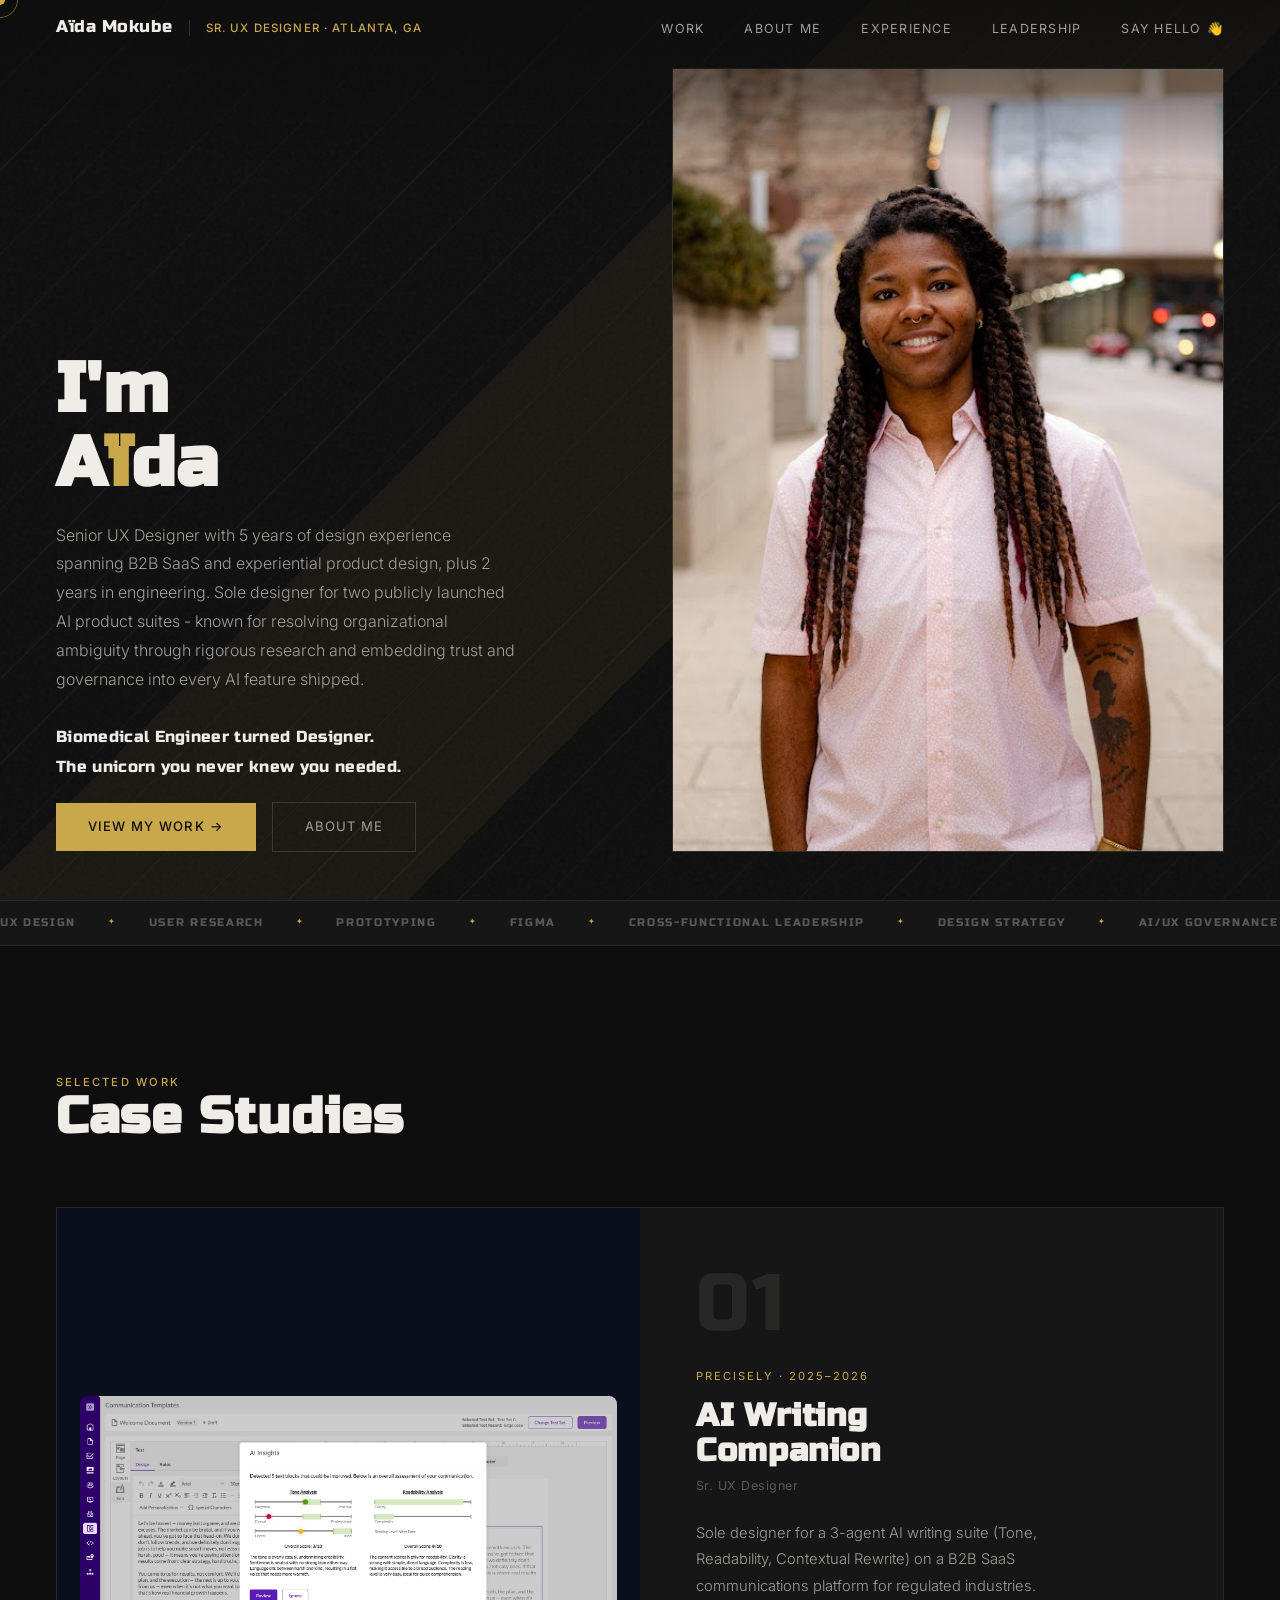
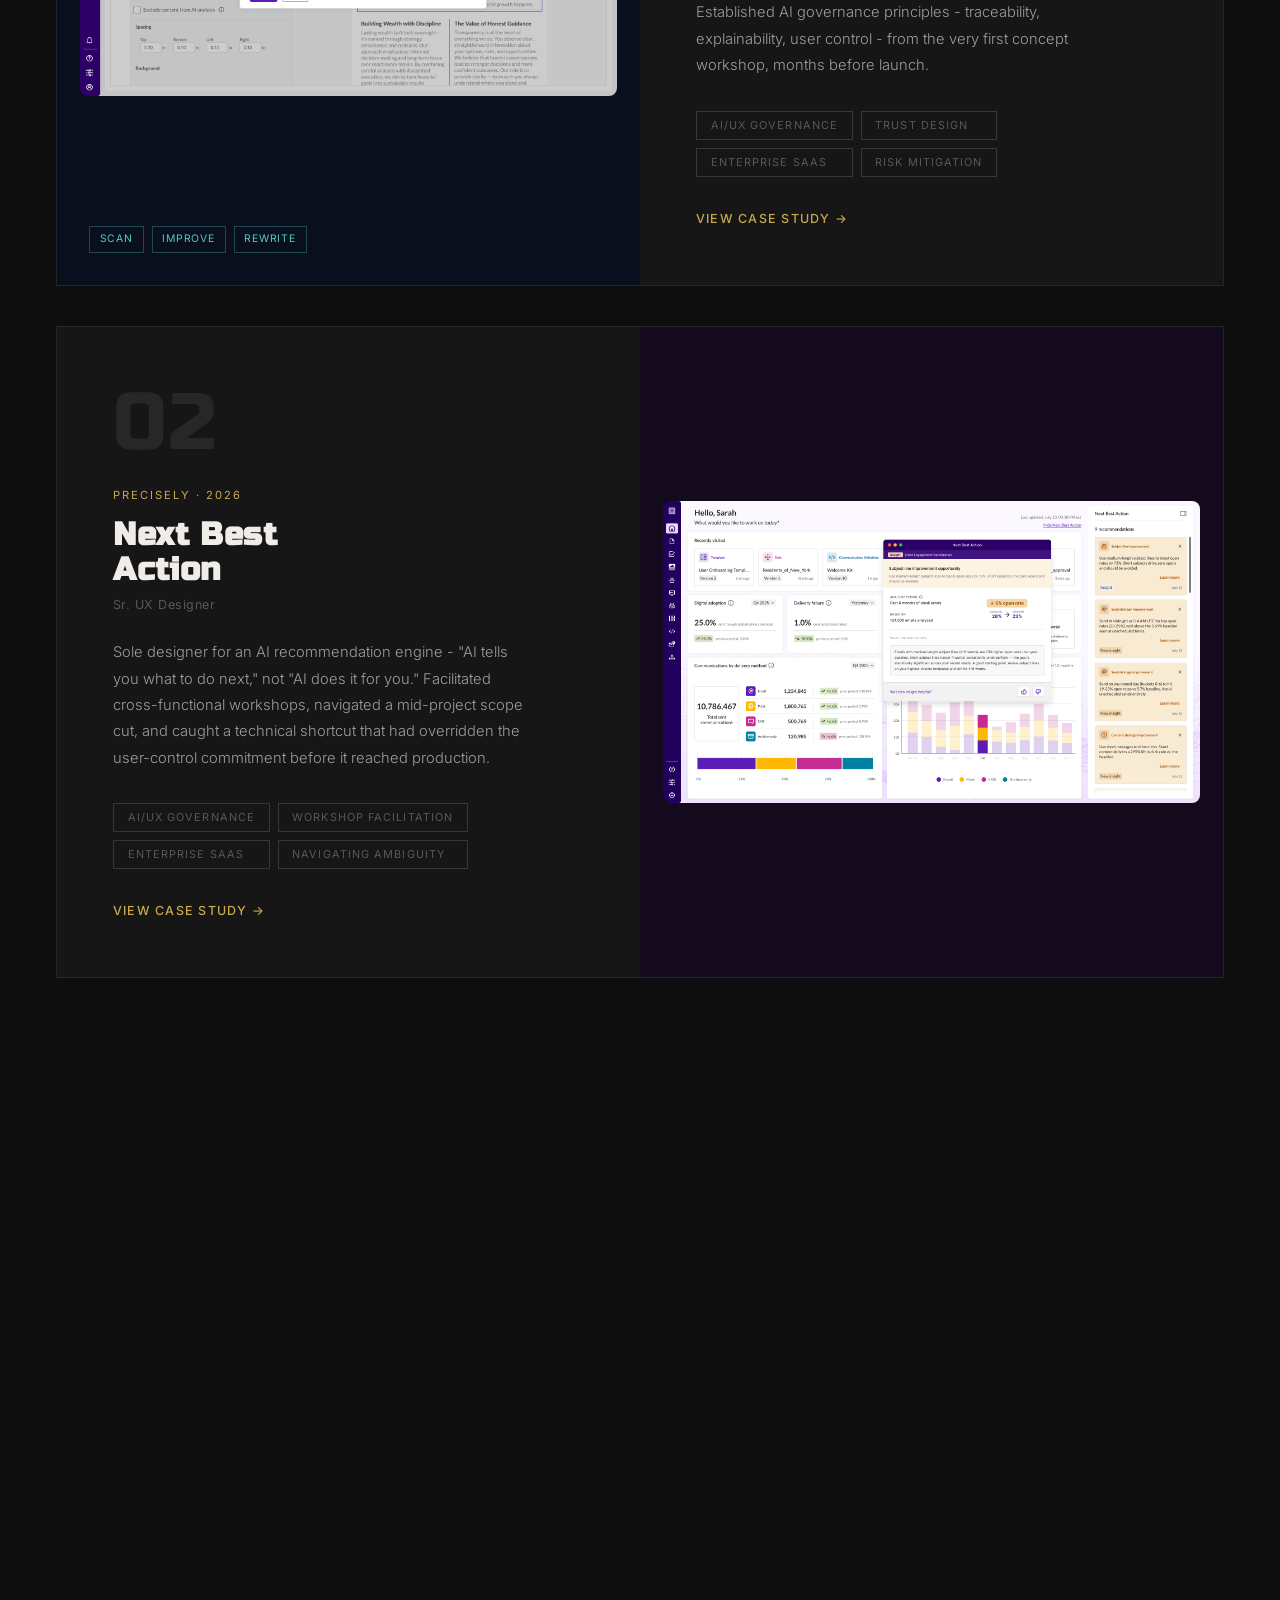
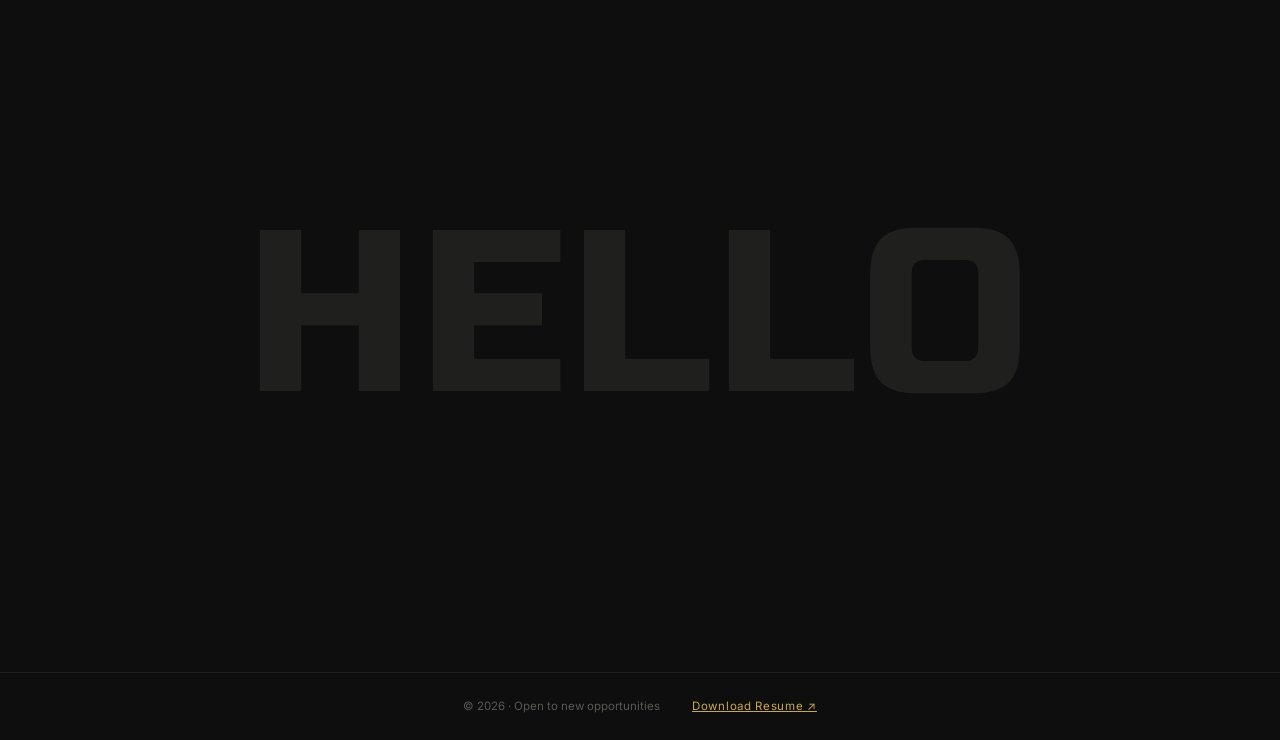
<file: index.html>
<!DOCTYPE html>
<html lang="en">
<head>
<meta charset="UTF-8">
<meta name="viewport" content="width=device-width, initial-scale=1.0">
<title>Aïda Mokube - Sr. UX Designer</title>
<meta name="description" content="Senior UX Designer with 5 years of design experience and 2 years in engineering. Sole designer for two publicly launched AI product suites in B2B SaaS.">
<link rel="preconnect" href="https://fonts.googleapis.com">
<link rel="preconnect" href="https://fonts.gstatic.com" crossorigin>
<link href="https://fonts.googleapis.com/css2?family=Russo+One&family=Inter:wght@300;400;500&family=Playfair+Display:ital@1&display=swap" rel="stylesheet">
<link rel="stylesheet" href="css/shared.css">
<style>
/* HERO */
.hero{min-height:100vh;display:flex;align-items:flex-end;padding:4.25rem 3.5rem 3rem;position:relative}
.hero-grid{display:grid;grid-template-columns:1fr 1fr;gap:4rem;align-items:flex-end;width:100%;position:relative;z-index:1}
.hero-left{opacity:0;animation:fadeUp .8s .2s forwards}
.hero-photo-large{width:100%;height:calc(100vh - 7.25rem);overflow:hidden;border:1px solid rgba(240,237,232,0.12);position:relative;opacity:0;animation:fadeUp .8s .4s forwards}
.hero-photo-large img{width:100%;height:100%;object-fit:cover;object-position:center 25%}
.hero-sub{margin-top:1.25rem}
.hero-desc{font-size:1rem;color:var(--fg2);line-height:1.8;max-width:460px;font-weight:300}
.hero-desc em{font-family:var(--display);font-style:normal;color:var(--fg);font-size:1rem;letter-spacing:0.02em}
.hero-actions{display:flex;gap:1rem;flex-shrink:0;align-items:center;margin-top:1.25rem}
.hero-name{margin-bottom:0}
.hero-noise{position:absolute;inset:0;background-image:url("data:image/svg+xml,%3Csvg viewBox='0 0 256 256' xmlns='http://www.w3.org/2000/svg'%3E%3Cfilter id='noise'%3E%3CfeTurbulence type='fractalNoise' baseFrequency='0.9' numOctaves='4' stitchTiles='stitch'/%3E%3C/filter%3E%3Crect width='100%25' height='100%25' filter='url(%23noise)' opacity='0.03'/%3E%3C/svg%3E");pointer-events:none}
.hero-glow{position:absolute;inset:0;background-image:repeating-linear-gradient(135deg,rgba(240,237,232,0.03) 0px,rgba(240,237,232,0.03) 1px,transparent 1px,transparent 60px),linear-gradient(135deg,transparent 40%,rgba(201,168,76,0.06) 40%,rgba(201,168,76,0.06) 60%,transparent 60%);pointer-events:none}

.hero-name{font-family:var(--display);font-size:clamp(3rem,5.5vw,6rem);line-height:1.05;color:var(--fg);letter-spacing:0.02em;opacity:0;animation:fadeUp .8s .4s forwards;margin-bottom:0}
.hero-name span{color:var(--gold)}

/* MARQUEE */
.marquee-wrap{overflow:hidden;border-top:1px solid var(--border);border-bottom:1px solid var(--border);padding:.8rem 0;background:var(--bg2)}
.marquee-track{display:flex;gap:2rem;width:max-content;animation:marquee 25s linear infinite}
.marquee-item{font-family:var(--display);font-size:.7rem;letter-spacing:.15em;text-transform:uppercase;color:var(--fg3);white-space:nowrap;display:flex;align-items:center;gap:2rem}
.marquee-item::after{content:'✦';color:var(--gold);font-size:.5rem}

/* WORK */
.work-section{padding:8rem 3.5rem 60px;max-width:1400px;margin:0 auto}
.cs-grid{display:flex;flex-direction:column;gap:2.5rem}
.cs-card{display:grid;grid-template-columns:1fr 1fr;min-height:520px;background:var(--bg2);border:1px solid var(--border);overflow:hidden;text-decoration:none;color:inherit;transition:border-color .3s;position:relative}
.cs-card:hover{border-color:var(--border2)}
.cs-card.flip{direction:rtl}
.cs-card.flip>*{direction:ltr}
.cs-visual{position:relative;overflow:hidden;display:flex;align-items:center;justify-content:center}
.cs-visual.v-dark{background:#0a0f1e}
.cs-visual.v-gold{background:#1a1400}
.cs-visual.v-purple{background:#140a1e}
.cs-visual.v-green{background:#0a1e12}
.cs-visual-inner{position:relative;z-index:1;width:92%;display:flex;align-items:center;justify-content:center}
.cs-visual-bg{position:absolute;inset:0;display:flex;align-items:center;justify-content:center;font-family:var(--display);font-size:12rem;opacity:.04;color:white;line-height:1;user-select:none;pointer-events:none;letter-spacing:0.02em}
.cs-mock{width:100%;aspect-ratio:9/16;max-width:200px;background:var(--bg3);border:1px solid var(--border2);border-radius:12px;overflow:hidden;display:flex;align-items:center;justify-content:center;flex-direction:column;gap:.5rem}
.cs-mock-label{font-size:.6rem;letter-spacing:.15em;text-transform:uppercase;color:var(--fg3);text-align:center;padding:.5rem}
.cs-info{padding:3.5rem;display:flex;flex-direction:column;justify-content:center;background:var(--bg2)}
.cs-num{font-family:var(--display);font-size:5rem;color:var(--border);line-height:1;margin-bottom:1.5rem;letter-spacing:0.02em}
.cs-company{font-size:.7rem;letter-spacing:.18em;text-transform:uppercase;color:var(--gold);margin-bottom:.75rem}
.cs-title{font-family:var(--display);font-size:clamp(1.6rem,2.5vw,2.4rem);color:var(--fg);line-height:1.1;letter-spacing:0.02em;margin-bottom:.5rem}
.cs-role{font-size:.78rem;color:var(--fg3);letter-spacing:.04em;margin-bottom:1.5rem}
.cs-desc{font-size:.92rem;color:var(--fg2);line-height:1.8;font-weight:300;margin-bottom:2rem;max-width:420px}
.cs-tags{display:grid;grid-template-columns:repeat(2,max-content);gap:.5rem;margin-bottom:2rem}
.cs-tag{font-size:.68rem;letter-spacing:.1em;text-transform:uppercase;padding:.3rem .85rem;border:1px solid var(--border2);color:var(--fg3);transition:border-color .2s,color .2s}
.cs-card:hover .cs-tag{border-color:var(--fg3);color:var(--fg2)}
.cs-cta{display:inline-flex;align-items:center;gap:.6rem;font-size:.78rem;font-weight:500;letter-spacing:.1em;text-transform:uppercase;color:var(--gold);transition:gap .2s}
.cs-card:hover .cs-cta{gap:1rem}

/* STATS */
.stats-section{padding:5rem 3.5rem;background:var(--bg2);border-top:1px solid var(--border);border-bottom:1px solid var(--border)}
.recognition-band{border:1px solid rgba(201,168,76,0.3);border-radius:4px;background:linear-gradient(135deg, rgba(45,25,10,0.4), rgba(15,10,5,0.6));padding:2.5rem 3rem;max-width:1100px;margin:0 auto 60px}
.recognition-tag{font-size:.7rem;font-weight:500;letter-spacing:.2em;text-transform:uppercase;color:var(--gold);margin-bottom:.85rem}
.recognition-text{font-size:1.05rem;color:var(--fg2);line-height:1.7;font-weight:300;margin-bottom:1rem}
.recognition-text strong{color:var(--fg);font-weight:500}
.recognition-link{font-size:.78rem;letter-spacing:.06em;color:var(--gold);text-decoration:none;border-bottom:1px solid var(--gold);padding-bottom:2px}
.stats-inner{max-width:1400px;margin:0 auto;display:grid;grid-template-columns:repeat(4,1fr);gap:2px}
.stat-item{padding:3rem 2rem;border-right:1px solid var(--border);text-align:center;position:relative;overflow:hidden}
.stat-item:last-child{border-right:none}
.stat-item::before{content:'';position:absolute;inset:0;background:var(--gold-dim);transform:scaleY(0);transform-origin:bottom;transition:transform .4s}
.stat-num{font-family:var(--display);font-size:3.5rem;color:var(--gold);line-height:1;margin-bottom:.5rem;position:relative;letter-spacing:0.02em}
.stat-label{font-size:.72rem;letter-spacing:.12em;text-transform:uppercase;color:var(--fg3);position:relative}

/* CONTACT */
.contact-section{padding:10rem 3.5rem;max-width:1400px;margin:0 auto;text-align:center;position:relative}
.contact-bg-text{position:absolute;left:50%;top:50%;transform:translate(-50%,-50%);font-family:var(--display);font-size:clamp(6rem,18vw,16rem);color:var(--border);line-height:1;pointer-events:none;user-select:none;white-space:nowrap;letter-spacing:0.02em}
.contact-inner{position:relative;z-index:1}
.contact-inner .section-tag{display:block;margin-bottom:1rem}
.contact-heading{font-family:var(--display);font-size:clamp(2.5rem,6vw,5.5rem);color:var(--fg);letter-spacing:0.02em;line-height:1.1;margin-bottom:1.5rem}
.contact-sub{font-size:1rem;color:var(--fg2);max-width:550px;margin:0 auto 3rem;font-weight:300;line-height:1.8}
.contact-email{display:inline-block;font-family:var(--display);font-size:clamp(1.2rem,3vw,2rem);color:var(--fg);text-decoration:none;border-bottom:2px solid var(--gold);padding-bottom:.25rem;letter-spacing:0.02em;transition:color .2s}
.contact-email:hover{color:var(--gold)}

/* RESPONSIVE */
@media(max-width:900px){
  .hero{padding:6rem 1.5rem 4rem}
  .hero-grid{grid-template-columns:1fr;gap:2rem}
  .hero-photo-large{order:-1;max-width:280px;height:340px;margin:0 auto}
  .recognition-band{padding:2rem 1.5rem;margin:0 auto 40px}
  .recognition-content{text-align:center}
  .hero-name{font-size:clamp(3rem,14vw,5rem)}
  .work-section,.contact-section{padding:5rem 1.5rem}
  .cs-card{grid-template-columns:1fr;min-height:auto}
  .cs-card.flip{direction:ltr}
  .cs-visual{min-height:280px}
  .cs-info{padding:2.5rem 1.5rem}
  .stats-inner{grid-template-columns:1fr 1fr}
  .stat-item{border-right:none;border-bottom:1px solid var(--border)}
}
</style>
</head>
<body>

<div id="cursor"></div>
<div id="cursor-ring"></div>

<!-- NAV -->
<nav>
  <div style="display:flex;align-items:center;gap:1rem;position:relative;z-index:1">
    <a href="index.html" class="nav-name">Aïda Mokube</a>
    <span style="width:1px;height:1rem;background:var(--border2)"></span>
    <span style="font-size:.72rem;font-weight:500;letter-spacing:.1em;text-transform:uppercase;color:var(--gold)">Sr. UX Designer · Atlanta, GA</span>
  </div>
  <ul class="nav-links">
    <li><a href="#work">Work</a></li>
    <li><a href="about.html">About Me</a></li>
    <li><a href="experience.html">Experience</a></li>
    <li><a href="leadership.html">Leadership</a></li>
    <li><a href="#contact">Say hello 👋</a></li>
  </ul>
</nav>

<!-- HERO -->
<section class="hero">
  <div class="hero-noise"></div>
  <div class="hero-glow"></div>

  <div class="hero-grid">
    <div class="hero-left">
      <h1 class="hero-name">I'm<br>A<span>ï</span>da</h1>
      <div class="hero-sub">
        <p class="hero-desc">
          Senior UX Designer with 5 years of design experience spanning B2B SaaS and experiential product design, plus 2 years in engineering. Sole designer for two publicly launched AI product suites - known for resolving organizational ambiguity through rigorous research and embedding trust and governance into every AI feature shipped.<br><br>
          <em>Biomedical Engineer turned Designer.<br>The unicorn you never knew you needed.</em>
        </p>
        <div class="hero-actions">
          <a href="#work" class="btn-primary">View my work →</a>
          <a href="about.html" class="btn-ghost">About me</a>
        </div>
      </div>
    </div>
    <div class="hero-photo-large">
      <img src="images/Headshot.jpg" alt="Aïda Mokube">
    </div>
  </div>
</section>

<!-- MARQUEE -->
<div class="marquee-wrap">
  <div class="marquee-track">
    <span class="marquee-item">UX Design</span>
    <span class="marquee-item">User Research</span>
    <span class="marquee-item">Prototyping</span>
    <span class="marquee-item">Figma</span>
    <span class="marquee-item">Cross-Functional Leadership</span>
    <span class="marquee-item">Design Strategy</span>
    <span class="marquee-item">AI/UX Governance</span>
    <span class="marquee-item">Storytelling</span>
    <span class="marquee-item">Usability Testing</span>
    <span class="marquee-item">Stakeholder Alignment</span>
    <span class="marquee-item">UX Design</span>
    <span class="marquee-item">User Research</span>
    <span class="marquee-item">Prototyping</span>
    <span class="marquee-item">Figma</span>
    <span class="marquee-item">Cross-Functional Leadership</span>
    <span class="marquee-item">Design Strategy</span>
    <span class="marquee-item">AI/UX Governance</span>
    <span class="marquee-item">Storytelling</span>
    <span class="marquee-item">Usability Testing</span>
    <span class="marquee-item">Stakeholder Alignment</span>
  </div>
</div>

<!-- WORK -->
<div class="work-section" id="work">
  <div class="section-header reveal">
    <div>
      <p class="section-tag">Selected work</p>
      <h2 class="section-heading">Case Studies</h2>
    </div>
  </div>

  <div class="cs-grid">

    <!-- AI WRITING COMPANION -->
    <a class="cs-card reveal" href="case-studies/ai-writing.html">
      <div class="cs-visual v-dark">
        <div class="cs-visual-bg">AI</div>
        <div class="cs-visual-inner">
          <img src="images/Post%20AI%20Analysis%20Modal.png" alt="Post AI Analysis Modal" style="width:100%;max-height:440px;object-fit:contain;border-radius:8px">
        </div>
        <div style="position:absolute;bottom:2rem;left:2rem;right:2rem">
          <div style="display:flex;gap:.5rem;flex-wrap:wrap">
            <span style="font-size:.65rem;padding:.25rem .6rem;border:1px solid rgba(78,205,196,0.3);color:#4ecdc4;letter-spacing:.08em;text-transform:uppercase">Scan</span>
            <span style="font-size:.65rem;padding:.25rem .6rem;border:1px solid rgba(78,205,196,0.3);color:#4ecdc4;letter-spacing:.08em;text-transform:uppercase">Improve</span>
            <span style="font-size:.65rem;padding:.25rem .6rem;border:1px solid rgba(78,205,196,0.3);color:#4ecdc4;letter-spacing:.08em;text-transform:uppercase">Rewrite</span>
          </div>
        </div>
      </div>
      <div class="cs-info">
        <div class="cs-num">01</div>
        <p class="cs-company">Precisely · 2025–2026</p>
        <h3 class="cs-title">AI Writing<br>Companion</h3>
        <p class="cs-role">Sr. UX Designer</p>
        <p class="cs-desc">Sole designer for a 3-agent AI writing suite (Tone, Readability, Contextual Rewrite) on a B2B SaaS communications platform for regulated industries. Established AI governance principles - traceability, explainability, user control - from the very first concept workshop, months before launch.</p>
        <div class="cs-tags">
          <span class="cs-tag">AI/UX Governance</span>
          <span class="cs-tag">Trust Design</span>
          <span class="cs-tag">Enterprise SaaS</span>
          <span class="cs-tag">Risk Mitigation</span>
        </div>
        <span class="cs-cta">View case study →</span>
      </div>
    </a>

    <!-- NEXT BEST ACTION -->
    <a class="cs-card flip reveal" href="case-studies/next-best-action.html">
      <div class="cs-visual v-purple">
        <div class="cs-visual-bg">NBA</div>
        <div class="cs-visual-inner">
          <img src="images/Homepage_open.png" alt="Next Best Action Homepage" style="width:100%;max-height:440px;object-fit:contain;border-radius:8px">
        </div>
      </div>
      <div class="cs-info">
        <div class="cs-num">02</div>
        <p class="cs-company">Precisely · 2026</p>
        <h3 class="cs-title">Next Best<br>Action</h3>
        <p class="cs-role">Sr. UX Designer</p>
        <p class="cs-desc">Sole designer for an AI recommendation engine - "AI tells you what to do next," not "AI does it for you." Facilitated cross-functional workshops, navigated a mid-project scope cut, and caught a technical shortcut that had overridden the user-control commitment before it reached production.</p>
        <div class="cs-tags">
          <span class="cs-tag">AI/UX Governance</span>
          <span class="cs-tag">Workshop Facilitation</span>
          <span class="cs-tag">Enterprise SaaS</span>
          <span class="cs-tag">Navigating Ambiguity</span>
        </div>
        <span class="cs-cta">View case study →</span>
      </div>
    </a>

    <!-- DATA DEFINITIONS -->
    <a class="cs-card reveal" href="case-studies/data-definitions.html">
      <div class="cs-visual v-green">
        <div class="cs-visual-bg">DD</div>
        <div class="cs-visual-inner">
          <img src="images/Visualization_of_JSON_Data_View_Path_Balance.png" alt="JSON Data View Path Visualization" style="width:100%;max-height:440px;object-fit:contain;border-radius:8px">
        </div>
      </div>
      <div class="cs-info">
        <div class="cs-num">03</div>
        <p class="cs-company">Precisely · 2023</p>
        <h3 class="cs-title">Data<br>Definitions</h3>
        <p class="cs-role">UX Designer → Sr. UX Designer</p>
        <p class="cs-desc">A foundational feature connecting client data to the platform for use in tables, charts, and personalized communications. Built a comprehensive, sized scope analysis to drive a data-grounded MVP decision when timelines drifted out of alignment, and flagged cross-feature risks before they became production issues.</p>
        <div class="cs-tags">
          <span class="cs-tag">Scope Discipline</span>
          <span class="cs-tag">Cross-Functional</span>
          <span class="cs-tag">Enterprise SaaS</span>
          <span class="cs-tag">Technical Fluency</span>
        </div>
        <span class="cs-cta">View case study →</span>
      </div>
    </a>

    <!-- ONVATION -->
    <a class="cs-card flip reveal" href="case-studies/onvation.html">
      <div class="cs-visual v-gold">
        <div class="cs-visual-bg">IW</div>
        <div class="cs-visual-inner">
          <img src="images/onvation.png" alt="Onvation Intelligent Washroom" style="width:100%;max-height:440px;object-fit:contain;border-radius:8px">
        </div>
      </div>
      <div class="cs-info">
        <div class="cs-num">04</div>
        <p class="cs-company">Kimberly-Clark · 2019–2020</p>
        <h3 class="cs-title">Onvation Intelligent<br>Washroom</h3>
        <p class="cs-role">UX Digital Product Developer</p>
        <p class="cs-desc">Designed a restroom management system enabling facility managers and custodial staff to improve restocking efficiency, deployed at the World Trade Center. Partnered with the lead designer on the core app and independently designed a companion installer app concept, teaching myself MarvelApp to prototype it. Led prioritization and QA testing.</p>
        <div class="cs-tags">
          <span class="cs-tag">User Research</span>
          <span class="cs-tag">Mobile App</span>
          <span class="cs-tag">IoT</span>
          <span class="cs-tag">Stakeholder Mgmt</span>
        </div>
        <span class="cs-cta">View case study →</span>
      </div>
    </a>

  </div>
</div>

<!-- INDUSTRY RECOGNITION -->
<div class="recognition-band reveal">
  <div class="recognition-content">
    <p class="recognition-tag">Independent Recognition</p>
    <p class="recognition-text">Aspire, an independent analyst firm covering the customer communications industry, named Precisely's AI governance approach - the same <strong>human-in-the-loop, non-autonomous principles</strong> established in the work above - as a core strategic differentiator.</p>
    <a href="https://www.aspireleaderboard.com/review-of-precisely" class="recognition-link" target="_blank" rel="noopener">Read the Aspire Leaderboard review ↗</a>
  </div>
</div>

<!-- STATS -->
<div class="stats-section">
  <div class="stats-inner">
    <div class="stat-item reveal">
      <div class="stat-num">2</div>
      <div class="stat-label">AI Product Suites Shipped, Sole Designer</div>
    </div>
    <div class="stat-item reveal" style="transition-delay:.1s">
      <div class="stat-num">100%</div>
      <div class="stat-label">Aligned Features Delivered On Schedule</div>
    </div>
    <div class="stat-item reveal" style="transition-delay:.2s">
      <div class="stat-num">3</div>
      <div class="stat-label">Platform Generations Owned End-to-End</div>
    </div>
    <div class="stat-item reveal" style="transition-delay:.3s">
      <div class="stat-num">6</div>
      <div class="stat-label">Cross-Functional Teams Aligned in One Study</div>
    </div>
  </div>
</div>

<!-- CONTACT -->
<div class="contact-section" id="contact">
  <div class="contact-bg-text">HELLO</div>
  <div class="contact-inner reveal">
    <span class="section-tag">Connect with me</span>
    <h2 class="contact-heading">Let's find some<br> time to talk.</h2>
    <p class="contact-sub">You need someone who gets users, influences stakeholders, and ships great work. I'd love to show you why I'm the missing piece.</p>
    <a href="mailto:aidamokube@gmail.com" class="contact-email">aidamokube@gmail.com</a>
  </div>
</div>

<!-- FOOTER -->
<footer>
  <span class="footer-copy">© 2026 · Open to new opportunities</span>
  <a href="Aida_Mokube_Resume_Long.pdf" target="_blank" rel="noopener" style="color:var(--gold);text-decoration:underline;font-size:.72rem;letter-spacing:.06em">Download Resume ↗</a>
</footer>

<script src="js/shared.js"></script>
</body>
</html>
</file>
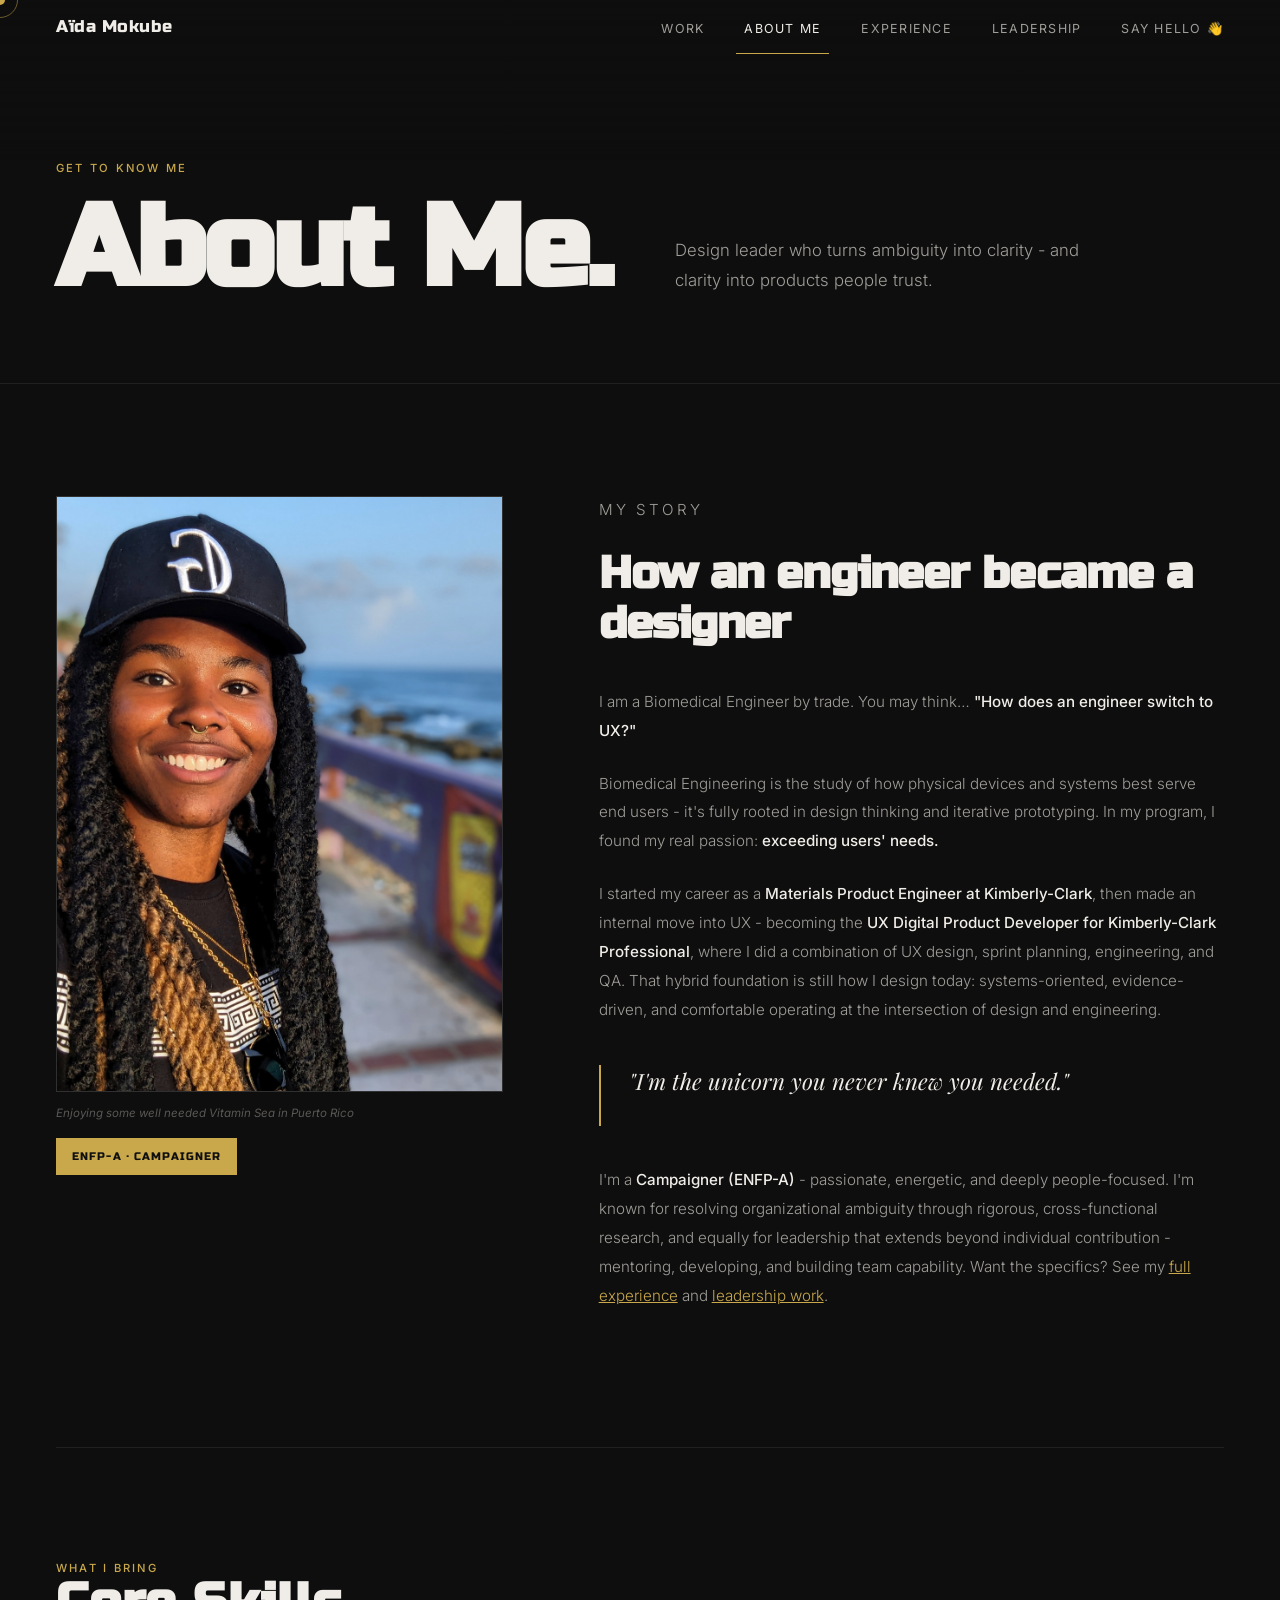
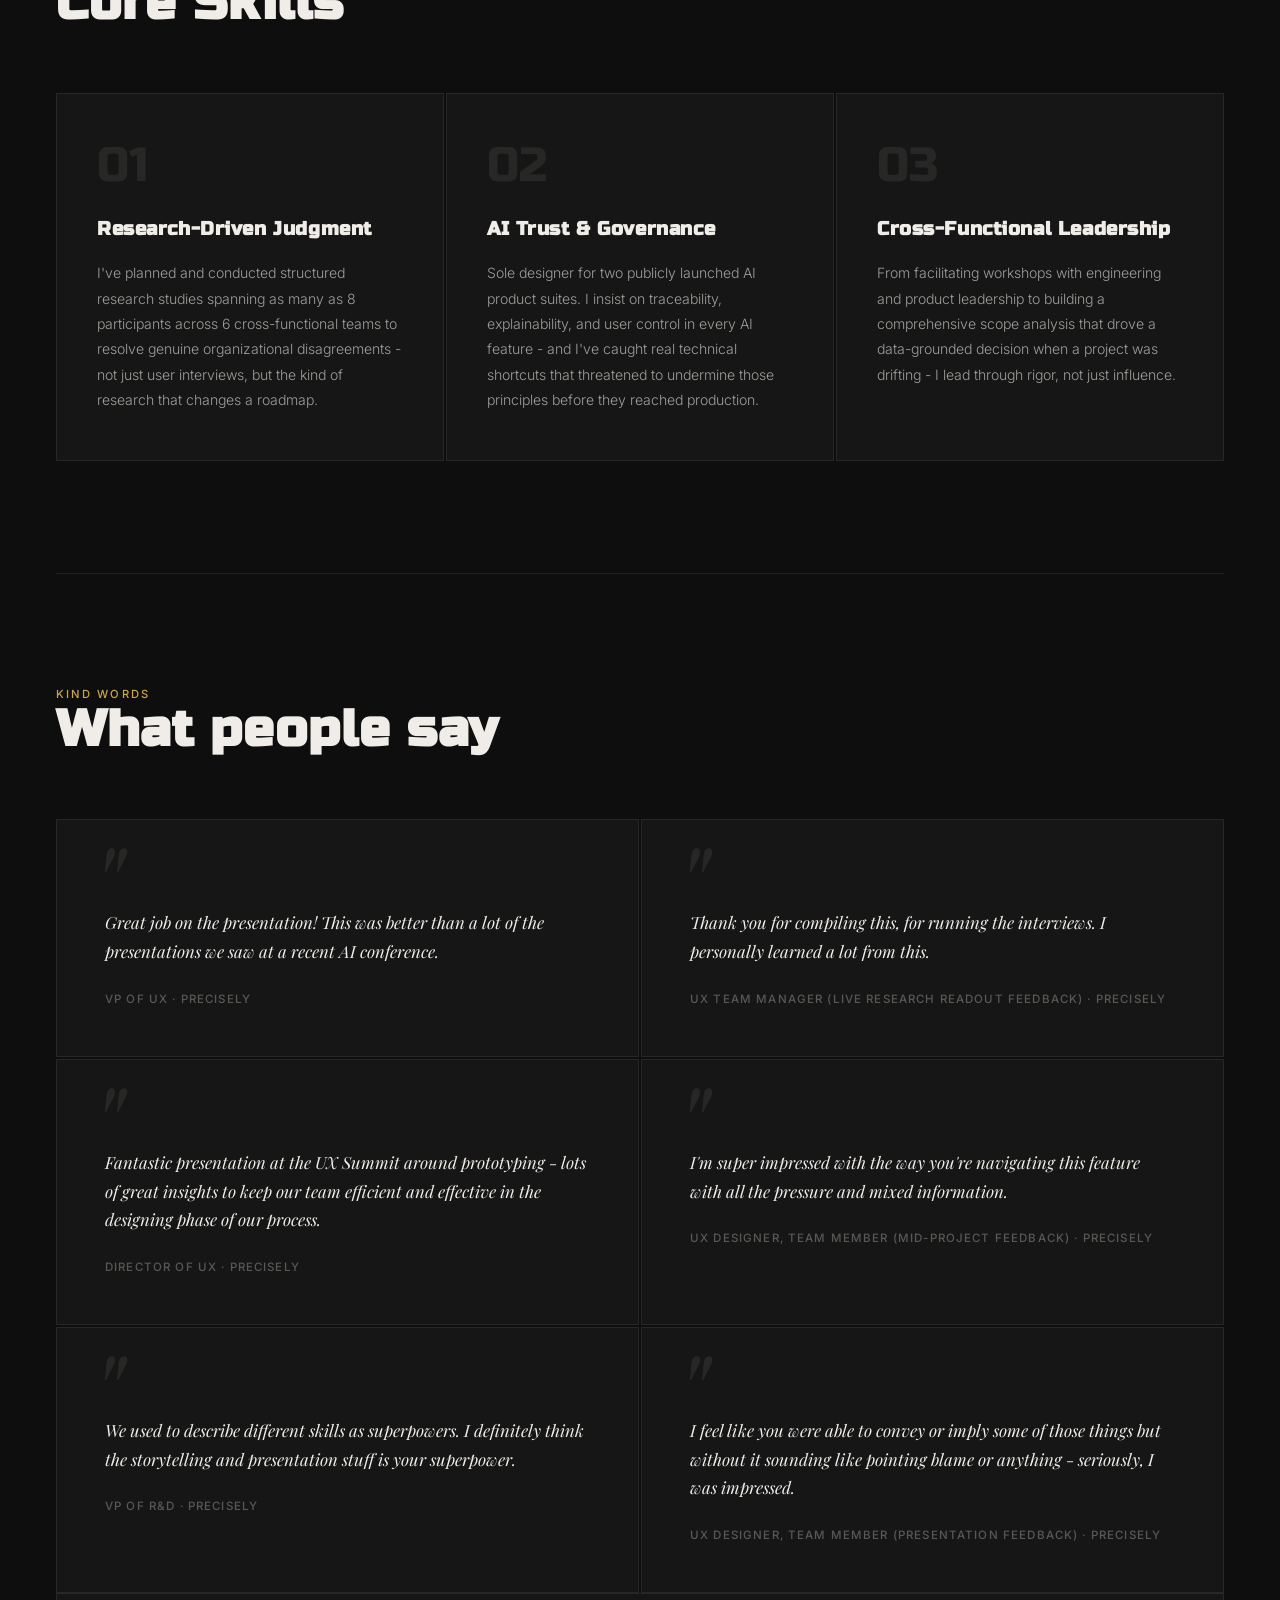
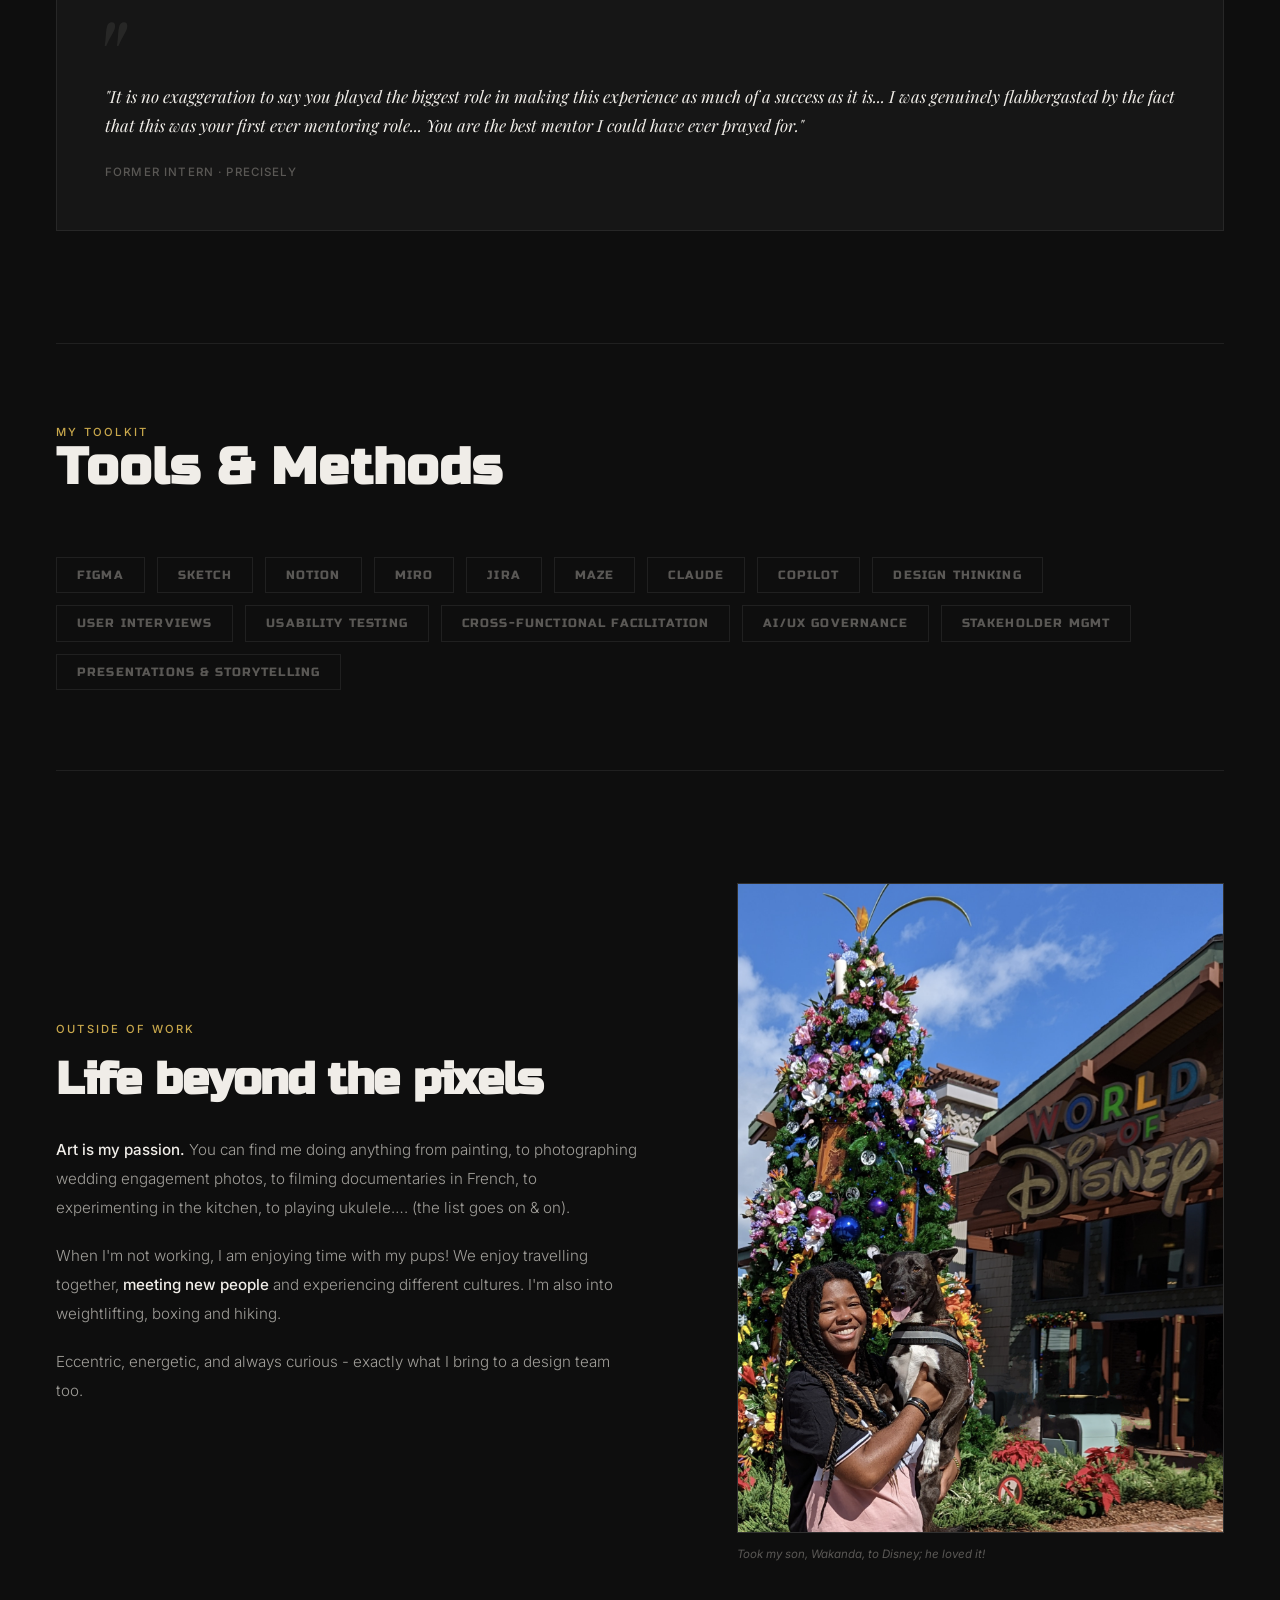
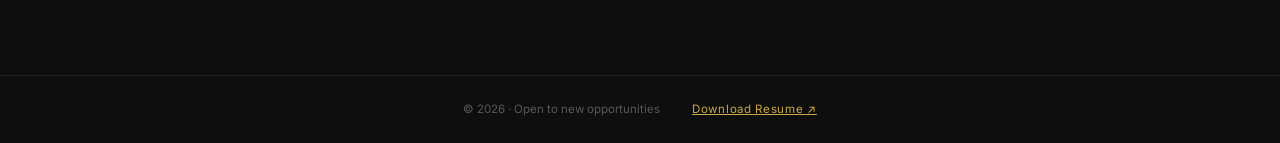
<file: about.html>
<!DOCTYPE html>
<html lang="en">
<head>
<meta charset="UTF-8">
<meta name="viewport" content="width=device-width, initial-scale=1.0">
<title>About Me - Aïda Mokube</title>
<link rel="preconnect" href="https://fonts.googleapis.com">
<link rel="preconnect" href="https://fonts.gstatic.com" crossorigin>
<link href="https://fonts.googleapis.com/css2?family=Russo+One&family=Inter:wght@300;400;500&family=Playfair+Display:ital@1&display=swap" rel="stylesheet">
<link rel="stylesheet" href="css/shared.css">
<style>
/* STORY */
.story-section{display:grid;grid-template-columns:1fr 1.4fr;gap:6rem;padding:7rem 0;border-bottom:1px solid var(--border)}
.story-photo{position:sticky;top:120px;align-self:start}
.photo-frame{width:100%;aspect-ratio:3/4;background:var(--bg3);border:1px solid var(--border);position:relative;overflow:hidden;display:flex;align-items:center;justify-content:center;flex-direction:column;gap:1rem}
.photo-caption{font-size:.72rem;color:var(--fg3);font-style:italic;margin-top:.75rem;text-align:left}
.photo-badge{display:inline-block;background:var(--gold);color:#0e0e0e;padding:.6rem 1rem;font-family:var(--display);font-size:.7rem;letter-spacing:.1em;text-transform:uppercase;margin-top:1rem}

.story-heading{font-family:var(--display);font-size:clamp(2rem,3.5vw,3rem);color:var(--fg);letter-spacing:-.02em;line-height:1.1;margin-bottom:2.5rem}
.story-text p{font-size:.95rem;color:var(--fg2);line-height:1.9;font-weight:300;margin-bottom:1.5rem}
.story-text strong{color:var(--fg);font-weight:500}
.pull-quote{border-left:2px solid var(--gold);padding:0 0 .25rem 1.75rem;margin:2.5rem 0}
.pull-quote p{font-family:var(--italic);font-style:italic;font-size:1.4rem;color:var(--fg);line-height:1.5}

/* SKILLS */
.skills-section{padding:7rem 0;border-bottom:1px solid var(--border)}
.skills-grid{display:grid;grid-template-columns:repeat(3,1fr);gap:2px}
.skill-card{padding:3rem 2.5rem;background:var(--bg2);border:1px solid var(--border);position:relative;overflow:hidden}
.skill-card::before{content:'';position:absolute;inset:0;background:var(--gold-dim);transform:scaleY(0);transform-origin:bottom;transition:transform .4s}
.skill-num{font-family:var(--display);font-size:3rem;color:var(--border);line-height:1;margin-bottom:1.5rem;position:relative}
.skill-name{font-family:var(--display);font-size:1.2rem;color:var(--fg);margin-bottom:1rem;position:relative;letter-spacing:.03em}
.skill-desc{font-size:.88rem;color:var(--fg2);line-height:1.8;font-weight:300;position:relative}

/* TOOLKIT */
.toolkit-section{padding:5rem 0;border-bottom:1px solid var(--border)}
.toolkit-row{display:flex;flex-wrap:wrap;gap:.75rem;margin-top:2rem}
.tool-pill{font-family:var(--display);font-size:.72rem;padding:.5rem 1.25rem;border:1px solid var(--border);color:var(--fg3);letter-spacing:.1em;text-transform:uppercase}

.testimonials-section{padding:7rem 0;border-bottom:1px solid var(--border)}

/* OUTSIDE */
.outside-section{padding:7rem 0}
.outside-grid{display:grid;grid-template-columns:1.2fr 1fr;gap:6rem;align-items:center}
.outside-text p{font-size:.95rem;color:var(--fg2);line-height:1.9;font-weight:300;margin-bottom:1.2rem}
.outside-text strong{color:var(--fg);font-weight:500}

@media(max-width:900px){
  .story-section,.outside-grid{grid-template-columns:1fr;gap:2.5rem}
  .story-photo{position:static}
  .skills-grid{grid-template-columns:1fr}
}
</style>
</head>
<body>

<div id="cursor"></div>
<div id="cursor-ring"></div>

<nav>
  <a href="index.html" class="nav-name">Aïda Mokube</a>
  <ul class="nav-links">
    <li><a href="index.html#work">Work</a></li>
    <li><a href="about.html" class="active">About Me</a></li>
    <li><a href="experience.html">Experience</a></li>
    <li><a href="leadership.html">Leadership</a></li>
    <li><a href="index.html#contact">Say hello 👋</a></li>
  </ul>
</nav>

<!-- PAGE HERO -->
<div class="page-hero">
  <div class="page-hero-grid">
    <div>
      <p class="page-hero-tag">Get to know me</p>
      <h1 class="page-hero-title">About&nbsp;Me.</h1>
    </div>
    <p class="page-hero-sub">Design leader who turns ambiguity into clarity - and clarity into products people trust.</p>
  </div>
</div>

<div class="content-wrap">

  <!-- STORY -->
  <div class="story-section">
    <div class="story-photo reveal">
      <div class="photo-frame">
        <img src="images/puerto-rico.jpg" alt="Aïda in Puerto Rico" style="width:100%;height:100%;object-fit:cover">
      </div>
      <p class="photo-caption">Enjoying some well needed Vitamin Sea in Puerto Rico</p>
      <div class="photo-badge">ENFP-A · Campaigner</div>
    </div>

    <div class="story-text reveal" style="transition-delay:.15s">
      <p class="story-label">My story</p>
      <h2 class="story-heading">How an engineer became a designer</h2>

      <p>I am a Biomedical Engineer by trade. You may think… <strong>"How does an engineer switch to UX?"</strong></p>

      <p>Biomedical Engineering is the study of how physical devices and systems best serve end users - it's fully rooted in design thinking and iterative prototyping. In my program, I found my real passion: <strong>exceeding users' needs.</strong></p>

      <p>I started my career as a <strong>Materials Product Engineer at Kimberly-Clark</strong>, then made an internal move into UX - becoming the <strong>UX Digital Product Developer for Kimberly-Clark Professional</strong>, where I did a combination of UX design, sprint planning, engineering, and QA. That hybrid foundation is still how I design today: systems-oriented, evidence-driven, and comfortable operating at the intersection of design and engineering.</p>

      <div class="pull-quote">
        <p>"I'm the unicorn you never knew you needed."</p>
      </div>

      <p>I'm a <strong>Campaigner (ENFP-A)</strong> - passionate, energetic, and deeply people-focused. I'm known for resolving organizational ambiguity through rigorous, cross-functional research, and equally for leadership that extends beyond individual contribution - mentoring, developing, and building team capability. Want the specifics? See my <a href="experience.html" style="color:var(--gold);text-decoration:underline">full experience</a> and <a href="leadership.html" style="color:var(--gold);text-decoration:underline">leadership work</a>.</p>
    </div>
  </div>

  <!-- SKILLS -->
  <div class="skills-section">
    <div class="section-header reveal">
      <div>
        <p class="section-tag">What I bring</p>
        <h2 class="section-heading">Core Skills</h2>
      </div>
    </div>
    <div class="skills-grid">
      <div class="skill-card reveal">
        <div class="skill-num">01</div>
        <h3 class="skill-name">Research-Driven Judgment</h3>
        <p class="skill-desc">I've planned and conducted structured research studies spanning as many as 8 participants across 6 cross-functional teams to resolve genuine organizational disagreements - not just user interviews, but the kind of research that changes a roadmap.</p>
      </div>
      <div class="skill-card reveal" style="transition-delay:.1s">
        <div class="skill-num">02</div>
        <h3 class="skill-name">AI Trust &amp; Governance</h3>
        <p class="skill-desc">Sole designer for two publicly launched AI product suites. I insist on traceability, explainability, and user control in every AI feature - and I've caught real technical shortcuts that threatened to undermine those principles before they reached production.</p>
      </div>
      <div class="skill-card reveal" style="transition-delay:.2s">
        <div class="skill-num">03</div>
        <h3 class="skill-name">Cross-Functional Leadership</h3>
        <p class="skill-desc">From facilitating workshops with engineering and product leadership to building a comprehensive scope analysis that drove a data-grounded decision when a project was drifting - I lead through rigor, not just influence.</p>
      </div>
    </div>
  </div>

  <!-- TESTIMONIALS -->
  <div class="testimonials-section">
    <div class="section-header reveal">
      <div>
        <p class="section-tag">Kind words</p>
        <h2 class="section-heading">What people say</h2>
      </div>
    </div>
    <div class="testimonials-grid">
      <div class="testimonial reveal">
        <p class="testimonial-text">Great job on the presentation! This was better than a lot of the presentations we saw at a recent AI conference.</p>
        <p class="testimonial-source">VP of UX · Precisely</p>
      </div>
      <div class="testimonial reveal" style="transition-delay:.1s">
        <p class="testimonial-text">Thank you for compiling this, for running the interviews. I personally learned a lot from this.</p>
        <p class="testimonial-source">UX Team Manager (live research readout feedback) · Precisely</p>
      </div>
      <div class="testimonial reveal" style="transition-delay:.2s">
        <p class="testimonial-text">Fantastic presentation at the UX Summit around prototyping - lots of great insights to keep our team efficient and effective in the designing phase of our process.</p>
        <p class="testimonial-source">Director of UX · Precisely</p>
      </div>
      <div class="testimonial reveal" style="transition-delay:.3s">
        <p class="testimonial-text">I'm super impressed with the way you're navigating this feature with all the pressure and mixed information.</p>
        <p class="testimonial-source">UX Designer, Team Member (mid-project feedback) · Precisely</p>
      </div>
      <div class="testimonial reveal" style="transition-delay:.4s">
        <p class="testimonial-text">We used to describe different skills as superpowers. I definitely think the storytelling and presentation stuff is your superpower.</p>
        <p class="testimonial-source">VP of R&amp;D · Precisely</p>
      </div>
      <div class="testimonial reveal" style="transition-delay:.5s">
        <p class="testimonial-text">I feel like you were able to convey or imply some of those things but without it sounding like pointing blame or anything - seriously, I was impressed.</p>
       <p class="testimonial-source">UX Designer, Team Member (presentation feedback) · Precisely</p>
      </div>
    </div>
    <div class="testimonial reveal" style="grid-column:1 / -1">
      <p class="testimonial-text">"It is no exaggeration to say you played the biggest role in making this experience as much of a success as it is... I was genuinely flabbergasted by the fact that this was your first ever mentoring role... You are the best mentor I could have ever prayed for."</p>
      <p class="testimonial-source">Former Intern · Precisely</p>
    </div>
  </div>

  <!-- TOOLKIT -->
  <div class="toolkit-section">
    <div class="section-header reveal">
      <div>
        <p class="section-tag">My toolkit</p>
        <h2 class="section-heading">Tools &amp; Methods</h2>
      </div>
    </div>
    <div class="toolkit-row reveal">
      <span class="tool-pill">Figma</span>
      <span class="tool-pill">Sketch</span>
      <span class="tool-pill">Notion</span>
      <span class="tool-pill">Miro</span>
      <span class="tool-pill">Jira</span>
      <span class="tool-pill">Maze</span>
      <span class="tool-pill">Claude</span>
      <span class="tool-pill">Copilot</span>
      <span class="tool-pill">Design Thinking</span>
      <span class="tool-pill">User Interviews</span>
      <span class="tool-pill">Usability Testing</span>
      <span class="tool-pill">Cross-Functional Facilitation</span>
      <span class="tool-pill">AI/UX Governance</span>
      <span class="tool-pill">Stakeholder Mgmt</span>
      <span class="tool-pill">Presentations &amp; Storytelling</span>
    </div>
  </div>

  <!-- OUTSIDE WORK -->
  <div class="outside-section">
    <div class="outside-grid">
      <div class="reveal">
        <p class="story-label">Outside of work</p>
        <h2 class="story-heading" style="margin-bottom:2rem">Life beyond the pixels</h2>
        <div class="outside-text">
          <p><strong>Art is my passion.</strong> You can find me doing anything from painting, to photographing wedding engagement photos, to filming documentaries in French, to experimenting in the kitchen, to playing ukulele…. (the list goes on &amp; on).</p>
          <p>When I'm not working, I am enjoying time with my pups! We enjoy travelling together, <strong>meeting new people</strong> and experiencing different cultures. I'm also into weightlifting, boxing and hiking.</p>
          <p>Eccentric, energetic, and always curious - exactly what I bring to a design team too.</p>
        </div>
      </div>
      <div class="reveal" style="transition-delay:.2s">
        <div class="photo-frame" style="aspect-ratio:3/4">
          <img src="images/disney.png" alt="Aïda at Disney" style="width:100%;height:100%;object-fit:cover">
        </div>
        <p class="photo-caption">Took my son, Wakanda, to Disney; he loved it!</p>
      </div>
    </div>
  </div>

</div><!-- /content-wrap -->

<footer>
  <span class="footer-copy">© 2026 · Open to new opportunities</span>
  <a href="Aida_Mokube_Resume_Long.pdf" target="_blank" rel="noopener" style="color:var(--gold);text-decoration:underline;font-size:.72rem;letter-spacing:.06em">Download Resume ↗</a>
</footer>

<script src="js/shared.js"></script>
</body>
</html>
</file>
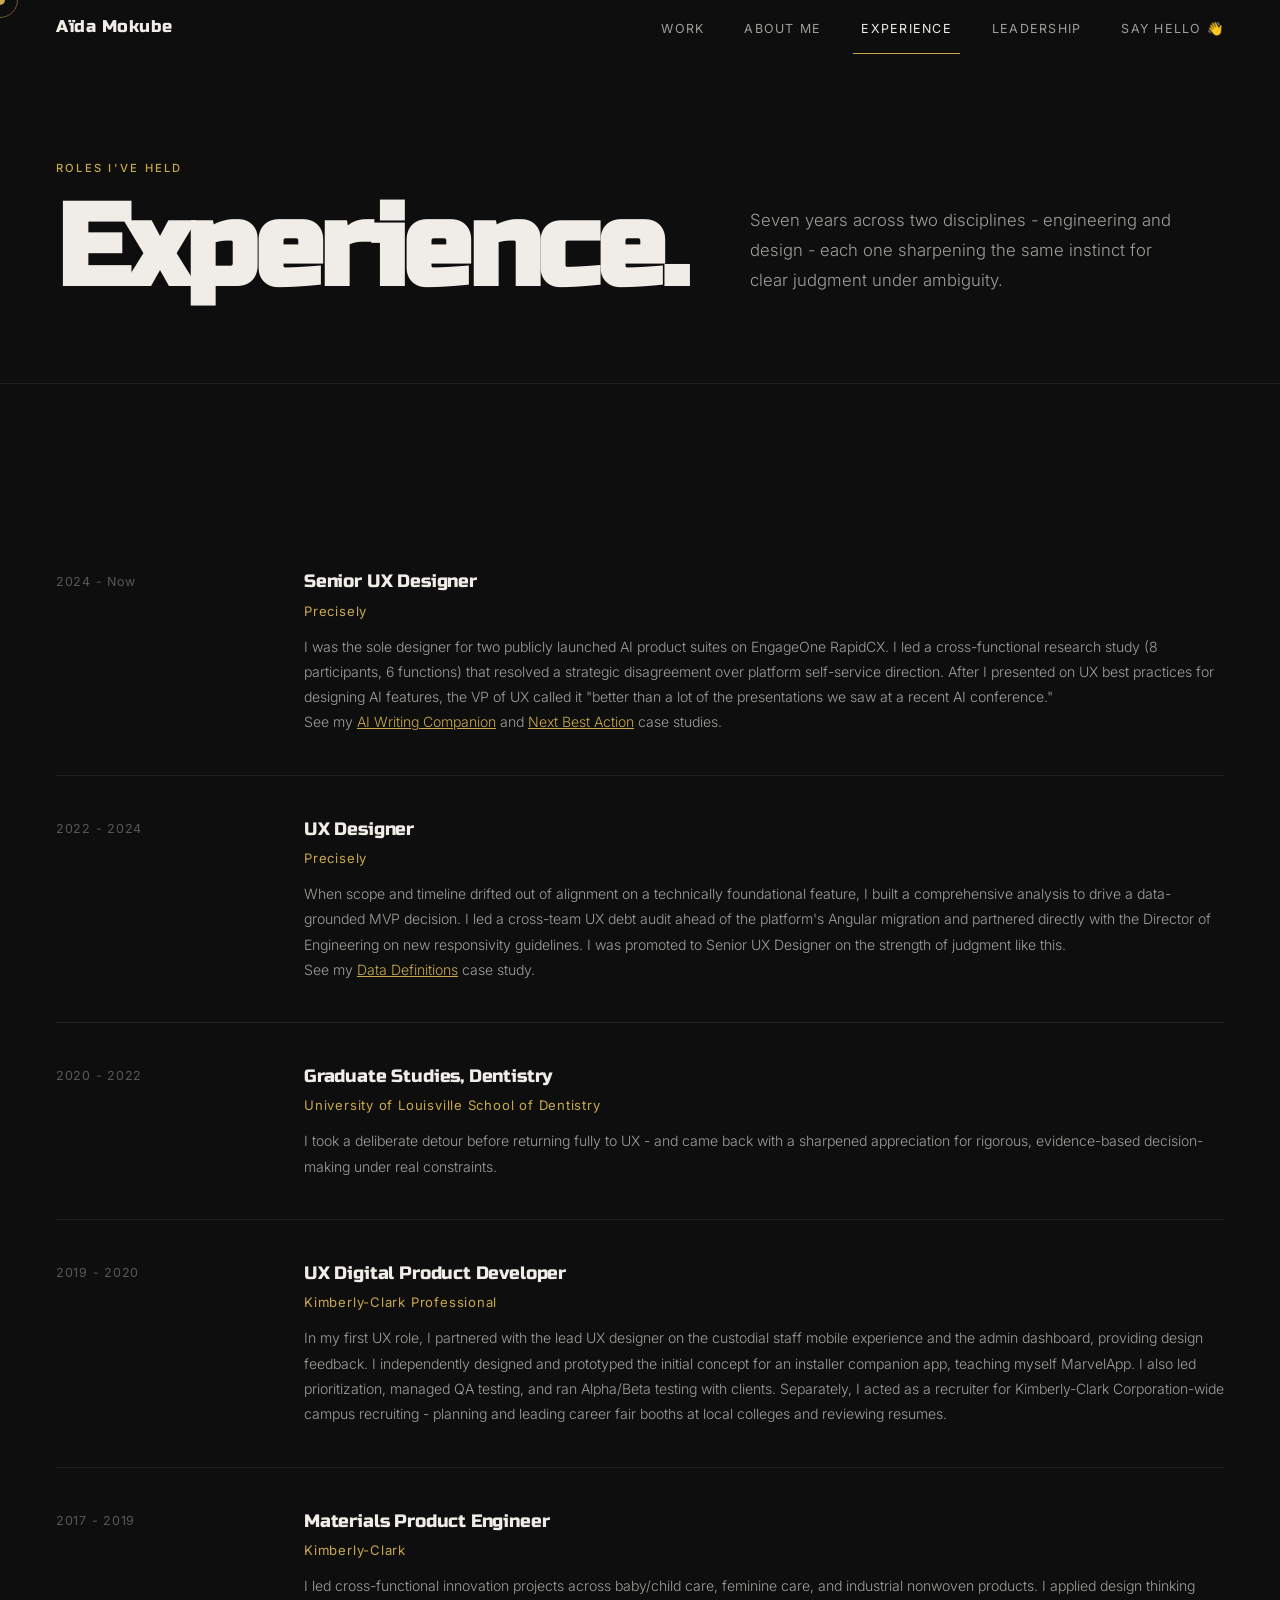
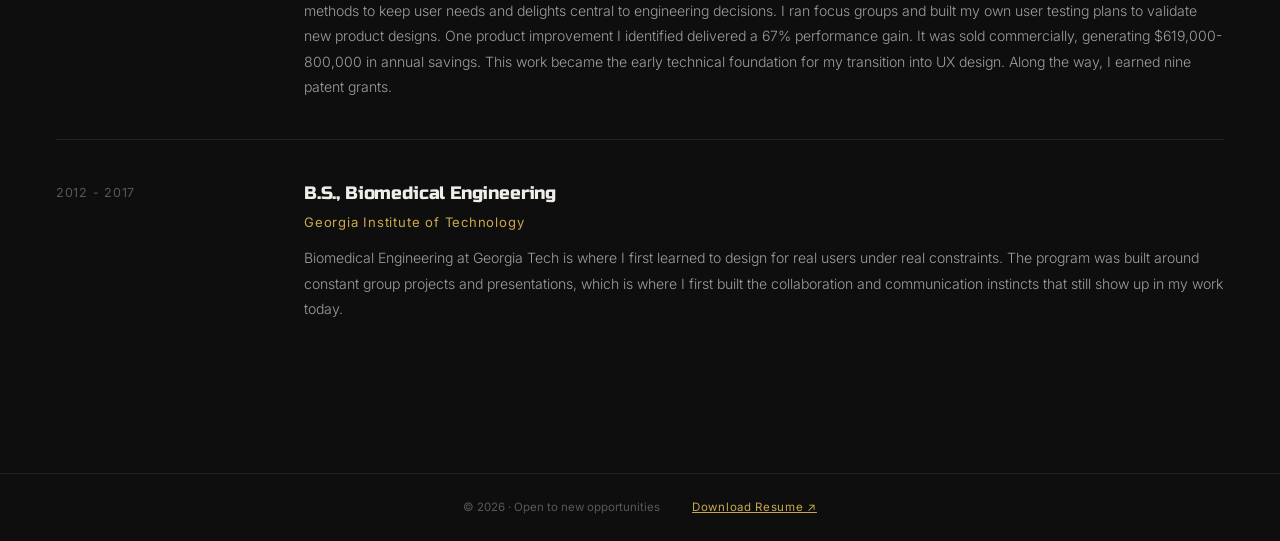
<file: experience.html>
<!DOCTYPE html>
<html lang="en">
<head>
<meta charset="UTF-8">
<meta name="viewport" content="width=device-width, initial-scale=1.0">
<title>Experience - Aïda Mokube</title>
<link rel="preconnect" href="https://fonts.googleapis.com">
<link rel="preconnect" href="https://fonts.gstatic.com" crossorigin>
<link href="https://fonts.googleapis.com/css2?family=Russo+One&family=Inter:wght@300;400;500&family=Playfair+Display:ital@1&display=swap" rel="stylesheet">
<link rel="stylesheet" href="css/shared.css">
<style>
/* EXPERIENCE TIMELINE */
.exp-section{padding:7rem 0}
.exp-list{margin-top:2rem}
.exp-item{display:grid;grid-template-columns:200px 1fr;gap:3rem;padding:2.5rem 0;border-bottom:1px solid var(--border)}
.exp-item:last-child{border-bottom:none}
.exp-years{font-size:.78rem;color:var(--fg3);letter-spacing:.06em;padding-top:.2rem}
.exp-title{font-family:var(--display);font-size:1.1rem;color:var(--fg);letter-spacing:-.01em;margin-bottom:.25rem}
.exp-company{font-size:.82rem;color:var(--gold);letter-spacing:.06em;margin-bottom:.75rem}
.exp-desc{font-size:.88rem;color:var(--fg2);line-height:1.8;font-weight:300}

@media(max-width:900px){
  .exp-item{grid-template-columns:1fr;gap:.5rem}
}
</style>
</head>
<body>

<div id="cursor"></div>
<div id="cursor-ring"></div>

<nav>
  <a href="index.html" class="nav-name">Aïda Mokube</a>
  <ul class="nav-links">
    <li><a href="index.html#work">Work</a></li>
    <li><a href="about.html">About Me</a></li>
    <li><a href="experience.html" class="active">Experience</a></li>
    <li><a href="leadership.html">Leadership</a></li>
    <li><a href="index.html#contact">Say hello 👋</a></li>
  </ul>
</nav>

<!-- PAGE HERO -->
<div class="page-hero">
  <div class="page-hero-grid">
    <div>
      <p class="page-hero-tag">Roles I've held</p>
      <h1 class="page-hero-title">Experience.</h1>
    </div>
    <p class="page-hero-sub">Seven years across two disciplines - engineering and design - each one sharpening the same instinct for clear judgment under ambiguity.</p>
  </div>
</div>

<div class="content-wrap">
  <div class="exp-section">
    <div class="exp-list">
      <div class="exp-item reveal">
        <div class="exp-years">2024 - Now</div>
        <div class="exp-right">
          <div class="exp-title">Senior UX Designer</div>
          <div class="exp-company">Precisely</div>
          <p class="exp-desc">I was the sole designer for two publicly launched AI product suites on EngageOne RapidCX. I led a cross-functional research study (8 participants, 6 functions) that resolved a strategic disagreement over platform self-service direction. After I presented on UX best practices for designing AI features, the VP of UX called it "better than a lot of the presentations we saw at a recent AI conference." <br/>See my <a href="case-studies/ai-writing.html" style="color:var(--gold);text-decoration:underline">AI Writing Companion</a> and <a href="case-studies/next-best-action.html" style="color:var(--gold);text-decoration:underline">Next Best Action</a> case studies.</p>
        </div>
      </div>
      <div class="exp-item reveal">
        <div class="exp-years">2022 - 2024</div>
        <div class="exp-right">
          <div class="exp-title">UX Designer</div>
          <div class="exp-company">Precisely</div>
          <p class="exp-desc">When scope and timeline drifted out of alignment on a technically foundational feature, I built a comprehensive analysis to drive a data-grounded MVP decision. I led a cross-team UX debt audit ahead of the platform's Angular migration and partnered directly with the Director of Engineering on new responsivity guidelines. I was promoted to Senior UX Designer on the strength of judgment like this. <br/>See my <a href="case-studies/data-definitions.html" style="color:var(--gold);text-decoration:underline">Data Definitions</a> case study.</p>
        </div>
      </div>
      <div class="exp-item reveal">
        <div class="exp-years">2020 - 2022</div>
        <div class="exp-right">
          <div class="exp-title">Graduate Studies, Dentistry</div>
          <div class="exp-company">University of Louisville School of Dentistry</div>
          <p class="exp-desc">I took a deliberate detour before returning fully to UX - and came back with a sharpened appreciation for rigorous, evidence-based decision-making under real constraints.</p>
        </div>
      </div>
      <div class="exp-item reveal">
        <div class="exp-years">2019 - 2020</div>
        <div class="exp-right">
          <div class="exp-title">UX Digital Product Developer</div>
          <div class="exp-company">Kimberly-Clark Professional</div>
          <p class="exp-desc">In my first UX role,  I partnered with the lead UX designer on the custodial staff mobile experience and the admin dashboard, providing design feedback. I independently designed and prototyped the initial concept for an installer companion app, teaching myself MarvelApp. I also led prioritization, managed QA testing, and ran Alpha/Beta testing with clients. Separately, I acted as a recruiter for Kimberly-Clark Corporation-wide campus recruiting - planning and leading career fair booths at local colleges and reviewing resumes.</p>
        </div>
      </div>
      <div class="exp-item reveal">
        <div class="exp-years">2017 - 2019</div>
        <div class="exp-right">
          <div class="exp-title">Materials Product Engineer</div>
          <div class="exp-company">Kimberly-Clark</div>
          <p class="exp-desc">I led cross-functional innovation projects across baby/child care, feminine care, and industrial nonwoven products. I applied design thinking methods to keep user needs and delights central to engineering decisions. I ran focus groups and built my own user testing plans to validate new product designs. One product improvement I identified delivered a 67% performance gain. It was sold commercially, generating $619,000-800,000 in annual savings. This work became the early technical foundation for my transition into UX design. Along the way, I earned nine patent grants.</p>
        </div>
      </div>
      <div class="exp-item reveal">
        <div class="exp-years">2012 - 2017</div>
        <div class="exp-right">
          <div class="exp-title">B.S., Biomedical Engineering</div>
          <div class="exp-company">Georgia Institute of Technology</div>
          <p class="exp-desc">Biomedical Engineering at Georgia Tech is where I first learned to design for real users under real constraints. The program was built around constant group projects and presentations, which is where I first built the collaboration and communication instincts that still show up in my work today.</p>
        </div>
      </div>
    </div>
  </div>
</div>

<footer>
  <span class="footer-copy">© 2026 · Open to new opportunities</span>
  <a href="Aida_Mokube_Resume_Long.pdf" target="_blank" rel="noopener" style="color:var(--gold);text-decoration:underline;font-size:.72rem;letter-spacing:.06em">Download Resume ↗</a>
</footer>

<script src="js/shared.js"></script>
</body>
</html>
</file>
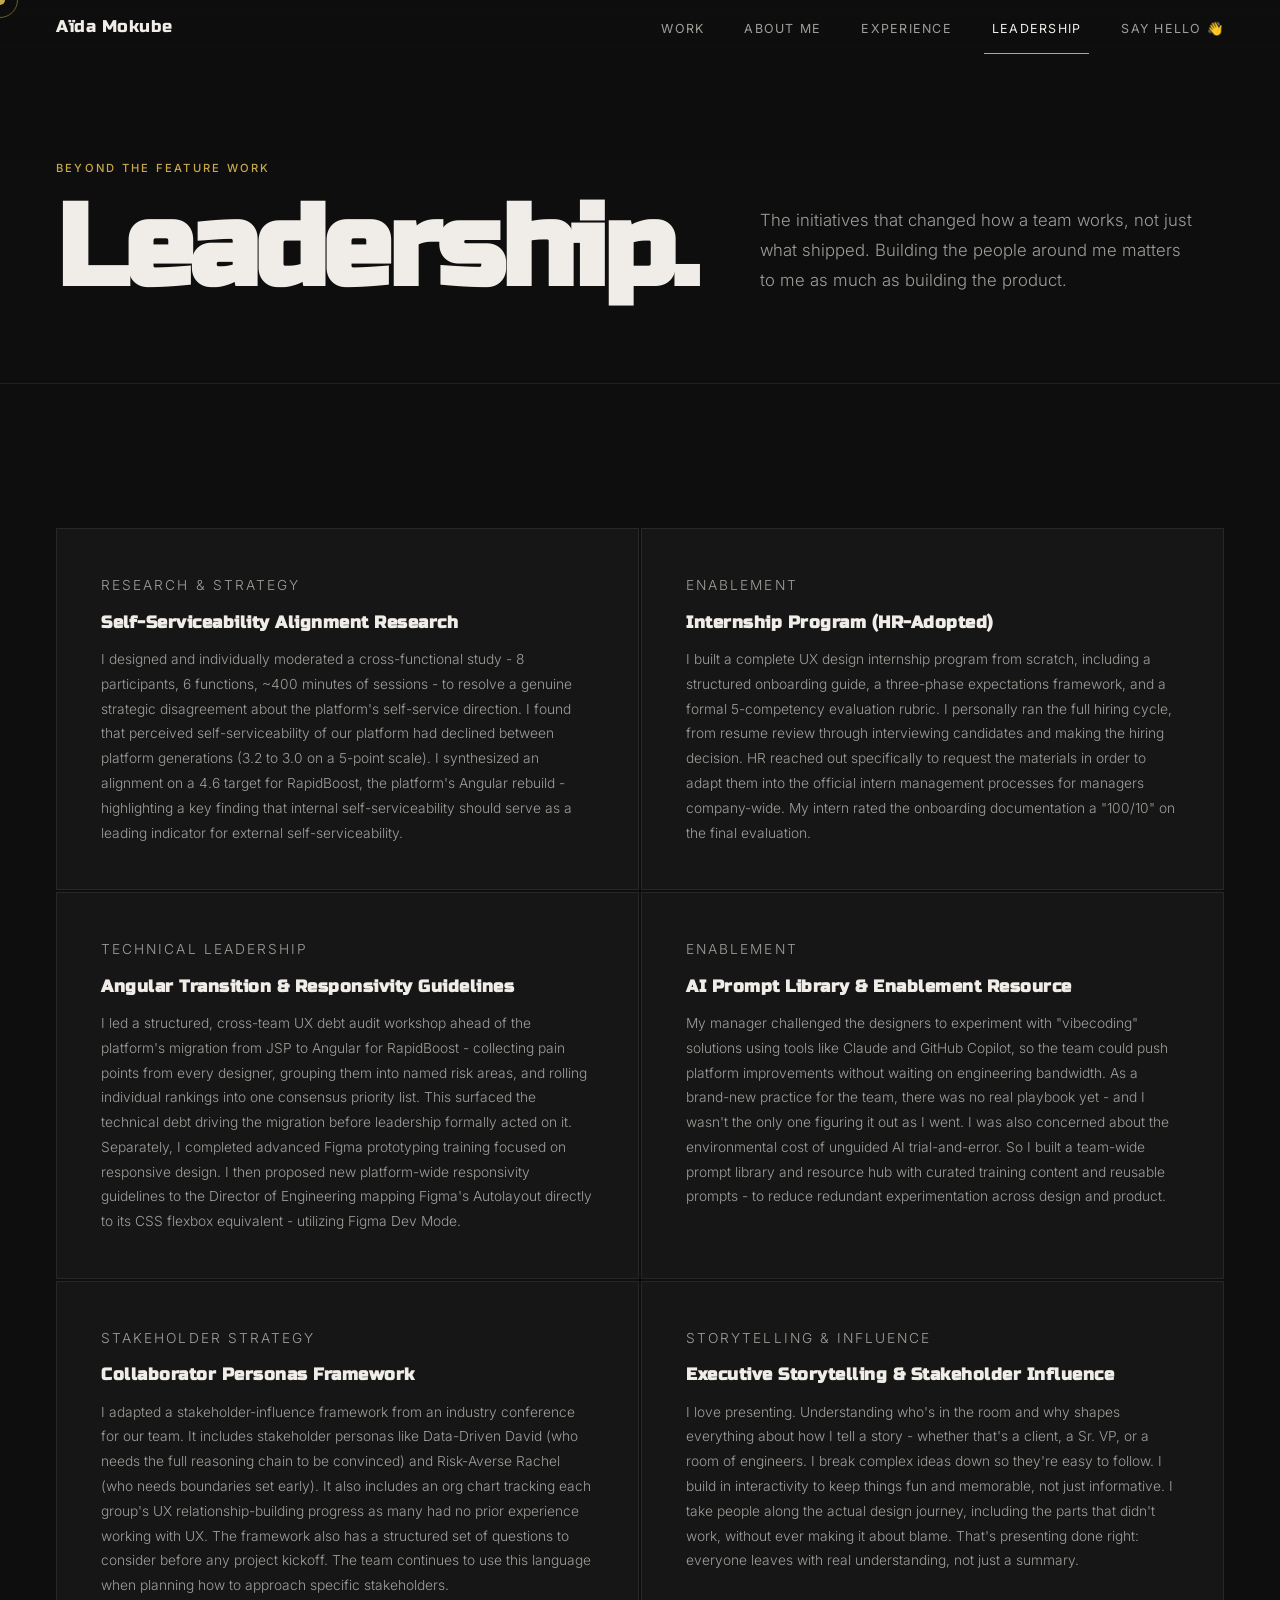
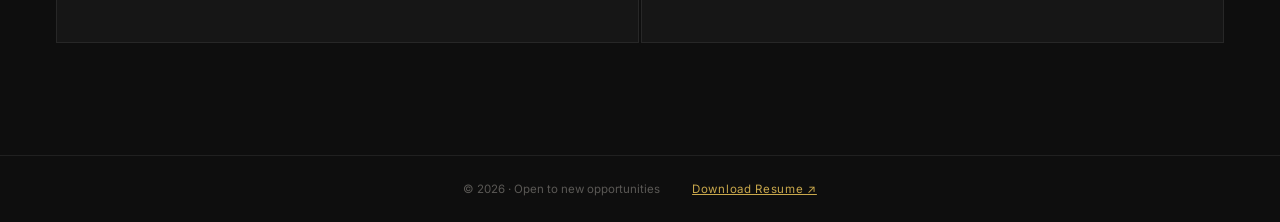
<file: leadership.html>
<!DOCTYPE html>
<html lang="en">
<head>
<meta charset="UTF-8">
<meta name="viewport" content="width=device-width, initial-scale=1.0">
<title>Leadership - Aïda Mokube</title>
<link rel="preconnect" href="https://fonts.googleapis.com">
<link rel="preconnect" href="https://fonts.gstatic.com" crossorigin>
<link href="https://fonts.googleapis.com/css2?family=Russo+One&family=Inter:wght@300;400;500&family=Playfair+Display:ital@1&display=swap" rel="stylesheet">
<link rel="stylesheet" href="css/shared.css">
<style>
/* LEADERSHIP */
.leadership-section{padding:7rem 0}
.leadership-grid{display:grid;grid-template-columns:1fr 1fr;gap:2px;margin-top:2rem}
.leadership-card{padding:2.75rem;background:var(--bg2);border:1px solid var(--border)}
.leadership-tag{font-size:.66rem;letter-spacing:.15em;text-transform:uppercase;color:var(--teal);margin-bottom:.85rem}
.leadership-card h3{font-family:var(--display);font-size:1.05rem;color:var(--fg);letter-spacing:.03em;margin-bottom:.85rem;line-height:1.3}
.leadership-card p{font-size:.86rem;color:var(--fg2);line-height:1.8;font-weight:300}

@media(max-width:900px){
  .leadership-grid{grid-template-columns:1fr}
}
</style>
</head>
<body>

<div id="cursor"></div>
<div id="cursor-ring"></div>

<nav>
  <a href="index.html" class="nav-name">Aïda Mokube</a>
  <ul class="nav-links">
    <li><a href="index.html#work">Work</a></li>
    <li><a href="about.html">About Me</a></li>
    <li><a href="experience.html">Experience</a></li>
    <li><a href="leadership.html" class="active">Leadership</a></li>
    <li><a href="index.html#contact">Say hello 👋</a></li>
  </ul>
</nav>

<!-- PAGE HERO -->
<div class="page-hero">
  <div class="page-hero-grid">
    <div>
      <p class="page-hero-tag">Beyond the feature work</p>
      <h1 class="page-hero-title">Leadership.</h1>
    </div>
    <p class="page-hero-sub">The initiatives that changed how a team works, not just what shipped. Building the people around me matters to me as much as building the product.</p>
  </div>
</div>

<div class="content-wrap">
  <div class="leadership-section">
    <div class="leadership-grid">
      <div class="leadership-card reveal">
        <p class="leadership-tag">Research &amp; Strategy</p>
        <h3>Self-Serviceability Alignment Research</h3>
        <p>I designed and individually moderated a cross-functional study - 8 participants, 6 functions, ~400 minutes of sessions - to resolve a genuine strategic disagreement about the platform's self-service direction. I found that perceived self-serviceability of our platform had declined between platform generations (3.2 to 3.0 on a 5-point scale). I synthesized an alignment on a 4.6 target for RapidBoost, the platform's Angular rebuild - highlighting a key finding that internal self-serviceability should serve as a leading indicator for external self-serviceability.</p>
      </div>
      <div class="leadership-card reveal" style="transition-delay:.1s">
        <p class="leadership-tag">Enablement</p>
        <h3>Internship Program (HR-Adopted)</h3>
        <p>I built a complete UX design internship program from scratch, including a structured onboarding guide, a three-phase expectations framework, and a formal 5-competency evaluation rubric. I personally ran the full hiring cycle, from resume review through interviewing candidates and making the hiring decision. HR reached out specifically to request the materials in order to adapt them into the official intern management processes for managers company-wide. My intern rated the onboarding documentation a "100/10" on the final evaluation.</p>
      </div>
      <div class="leadership-card reveal" style="transition-delay:.2s">
        <p class="leadership-tag">Technical Leadership</p>
        <h3>Angular Transition &amp; Responsivity Guidelines</h3>
        <p>I led a structured, cross-team UX debt audit workshop ahead of the platform's migration from JSP to Angular for RapidBoost - collecting pain points from every designer, grouping them into named risk areas, and rolling individual rankings into one consensus priority list. This surfaced the technical debt driving the migration before leadership formally acted on it. Separately, I completed advanced Figma prototyping training focused on responsive design. I then proposed new platform-wide responsivity guidelines to the Director of Engineering mapping Figma's Autolayout directly to its CSS flexbox equivalent - utilizing Figma Dev Mode.</p>
      </div>
      <div class="leadership-card reveal" style="transition-delay:.3s">
        <p class="leadership-tag">Enablement</p>
        <h3>AI Prompt Library &amp; Enablement Resource</h3>
        <p>My manager challenged the designers to experiment with "vibecoding" solutions using tools like Claude and GitHub Copilot, so the team could push platform improvements without waiting on engineering bandwidth. As a brand-new practice for the team, there was no real playbook yet - and I wasn't the only one figuring it out as I went. I was also concerned about the environmental cost of unguided AI trial-and-error. So I built a team-wide prompt library and resource hub with curated training content and reusable prompts - to reduce redundant experimentation across design and product.</p>
      </div>
      <div class="leadership-card reveal" style="transition-delay:.4s">
        <p class="leadership-tag">Stakeholder Strategy</p>
        <h3>Collaborator Personas Framework</h3>
        <p>I adapted a stakeholder-influence framework from an industry conference for our team. It includes stakeholder personas like Data-Driven David (who needs the full reasoning chain to be convinced) and Risk-Averse Rachel (who needs boundaries set early). It also includes an org chart tracking each group's UX relationship-building progress as many had no prior experience working with UX. The framework also has a structured set of questions to consider before any project kickoff. The team continues to use this language when planning how to approach specific stakeholders.</p>
      </div>
      <div class="leadership-card reveal" style="transition-delay:.5s">
        <p class="leadership-tag">Storytelling &amp; Influence</p>
        <h3>Executive Storytelling &amp; Stakeholder Influence</h3>
        <p>I love presenting. Understanding who's in the room and why shapes everything about how I tell a story - whether that's a client, a Sr. VP, or a room of engineers. I break complex ideas down so they're easy to follow. I build in interactivity to keep things fun and memorable, not just informative. I take people along the actual design journey, including the parts that didn't work, without ever making it about blame. That's presenting done right: everyone leaves with real understanding, not just a summary.</p>
      </div>
    </div>
  </div>
</div>

<footer>
  <span class="footer-copy">© 2026 · Open to new opportunities</span>
  <a href="Aida_Mokube_Resume_Long.pdf" target="_blank" rel="noopener" style="color:var(--gold);text-decoration:underline;font-size:.72rem;letter-spacing:.06em">Download Resume ↗</a>
</footer>

<script src="js/shared.js"></script>
</body>
</html>
</file>
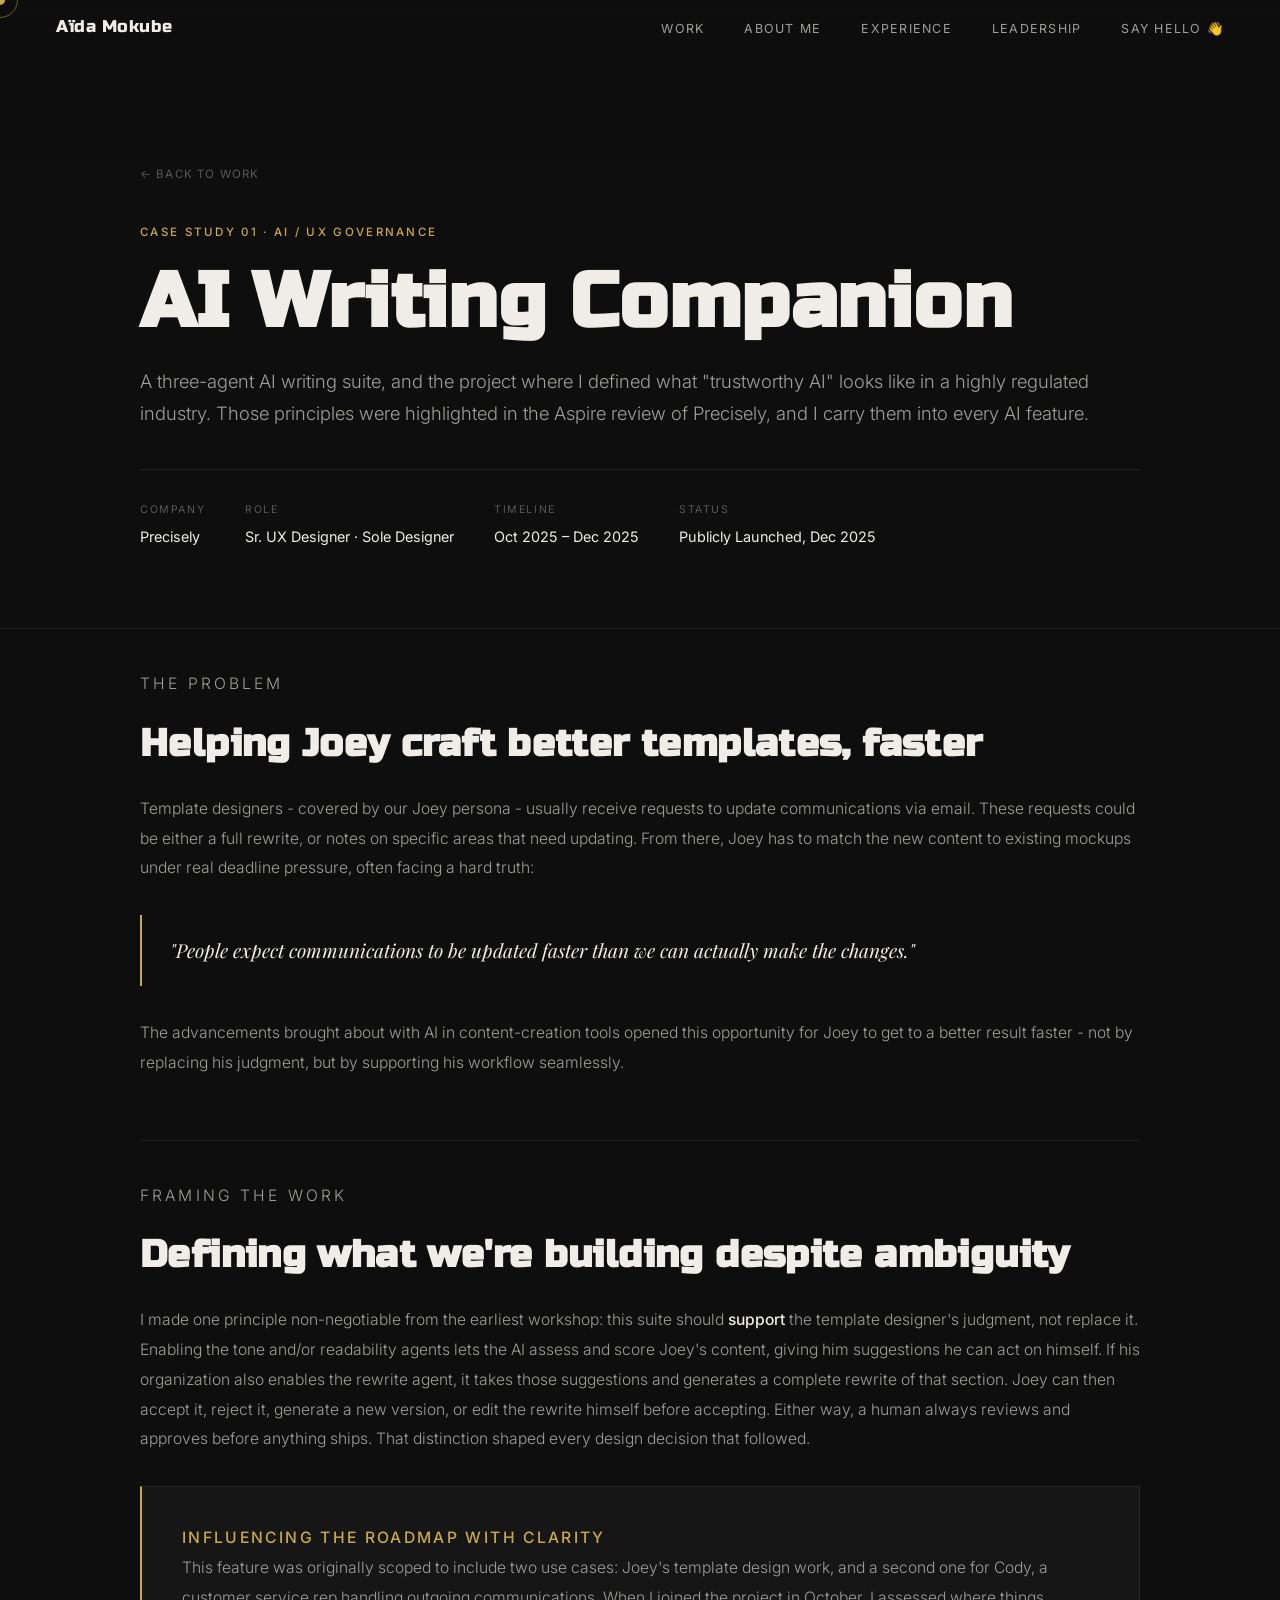
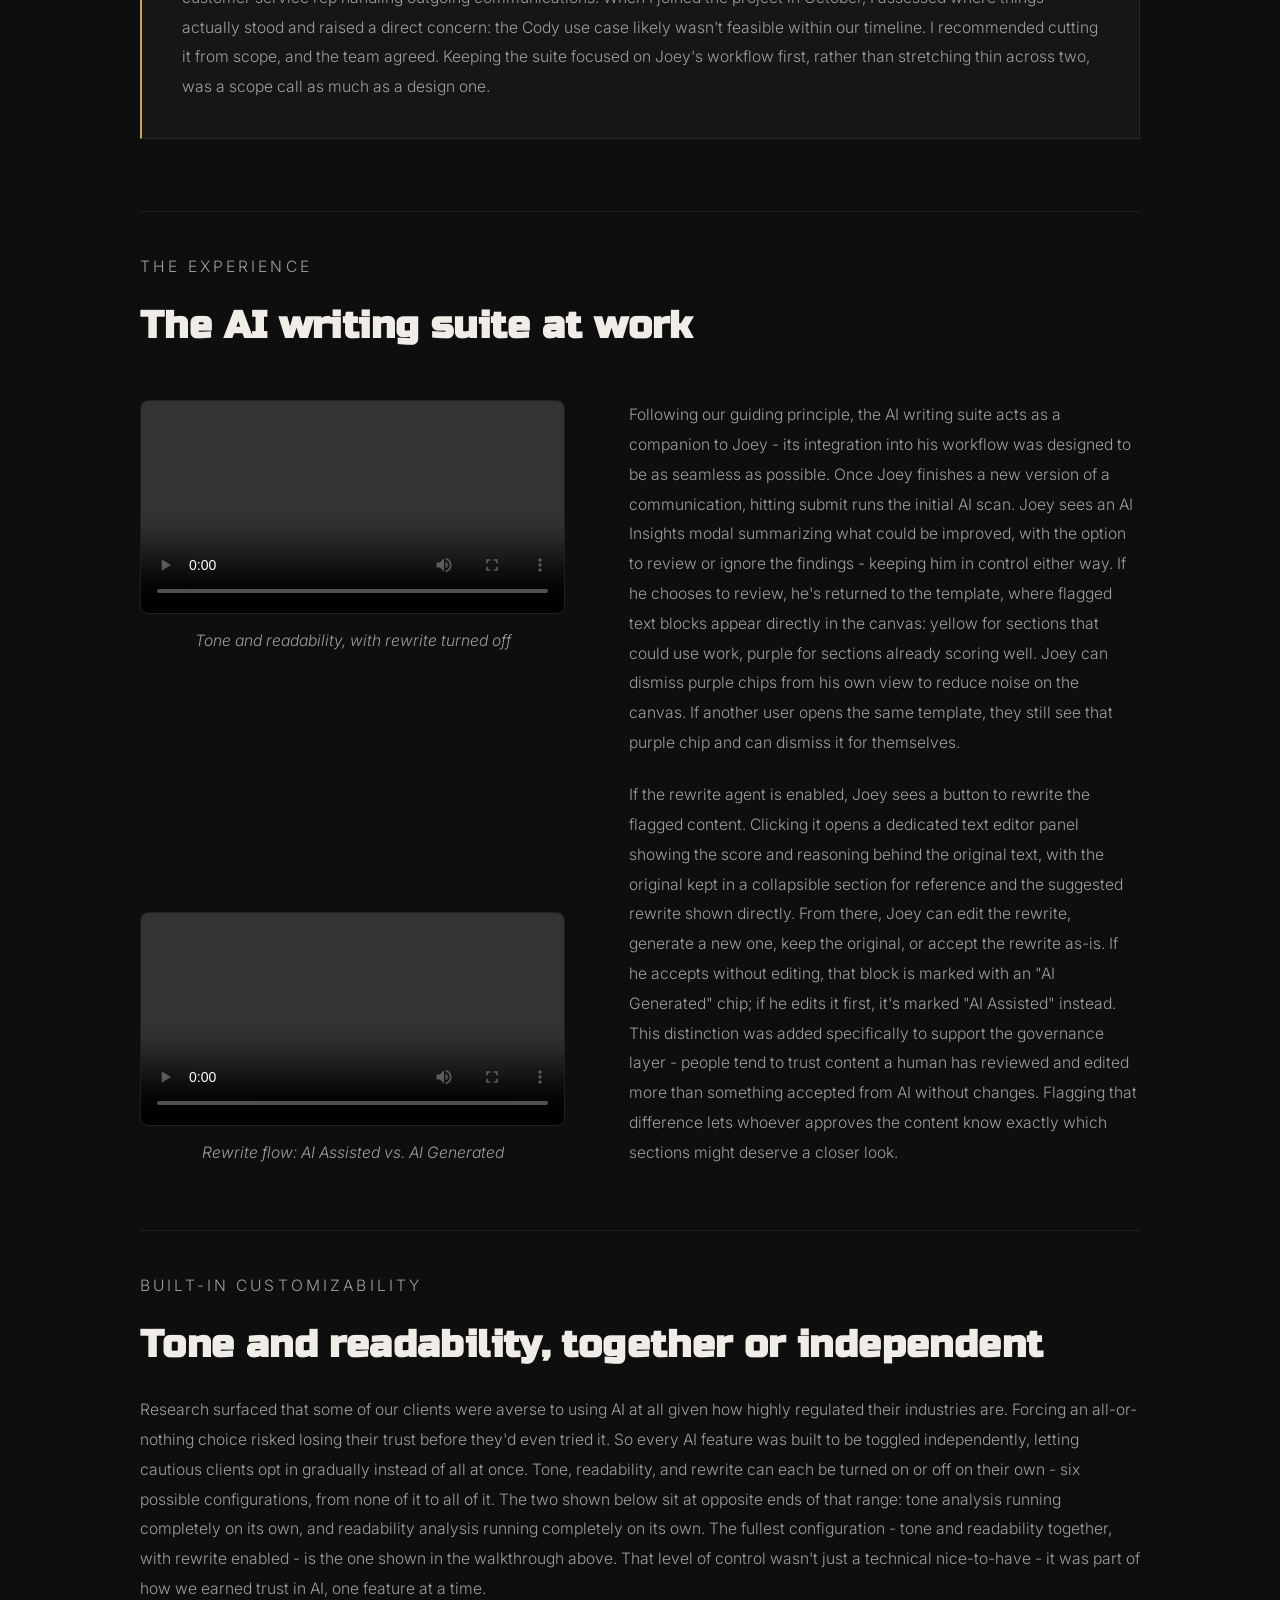
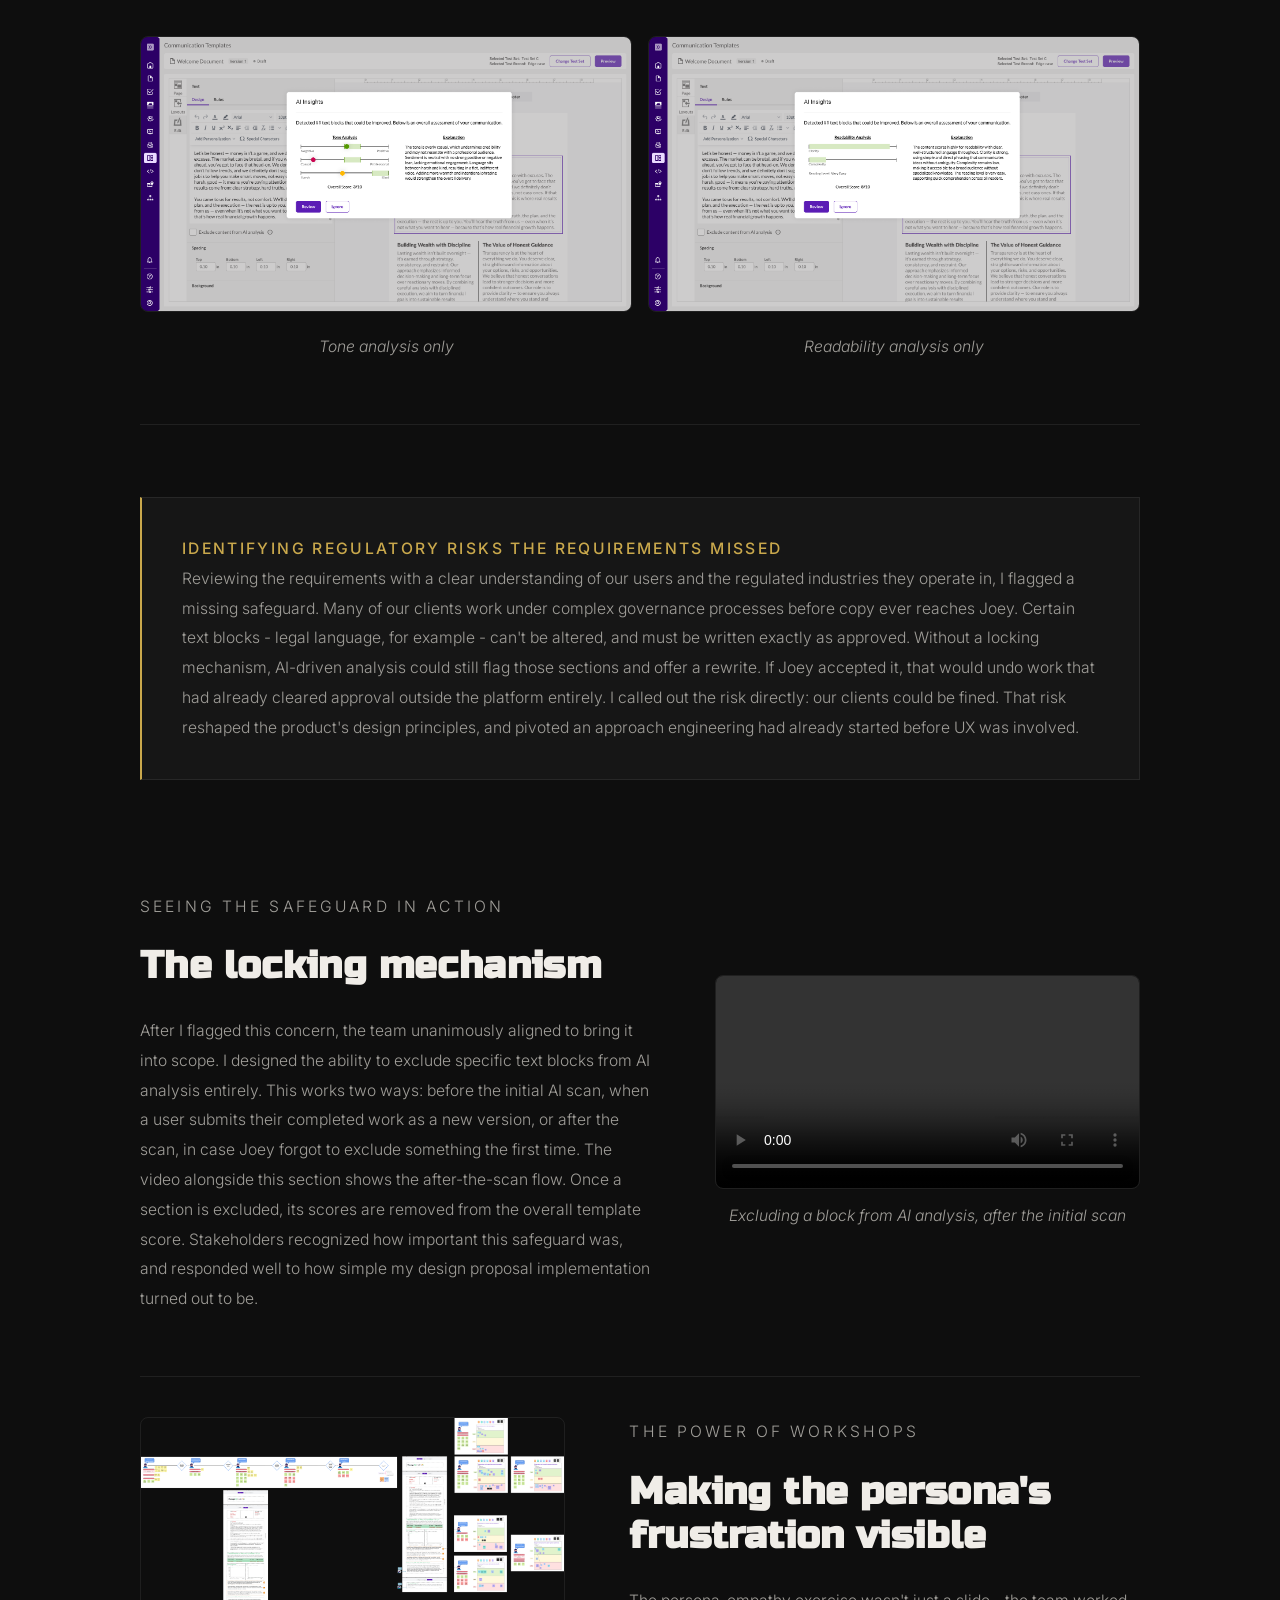
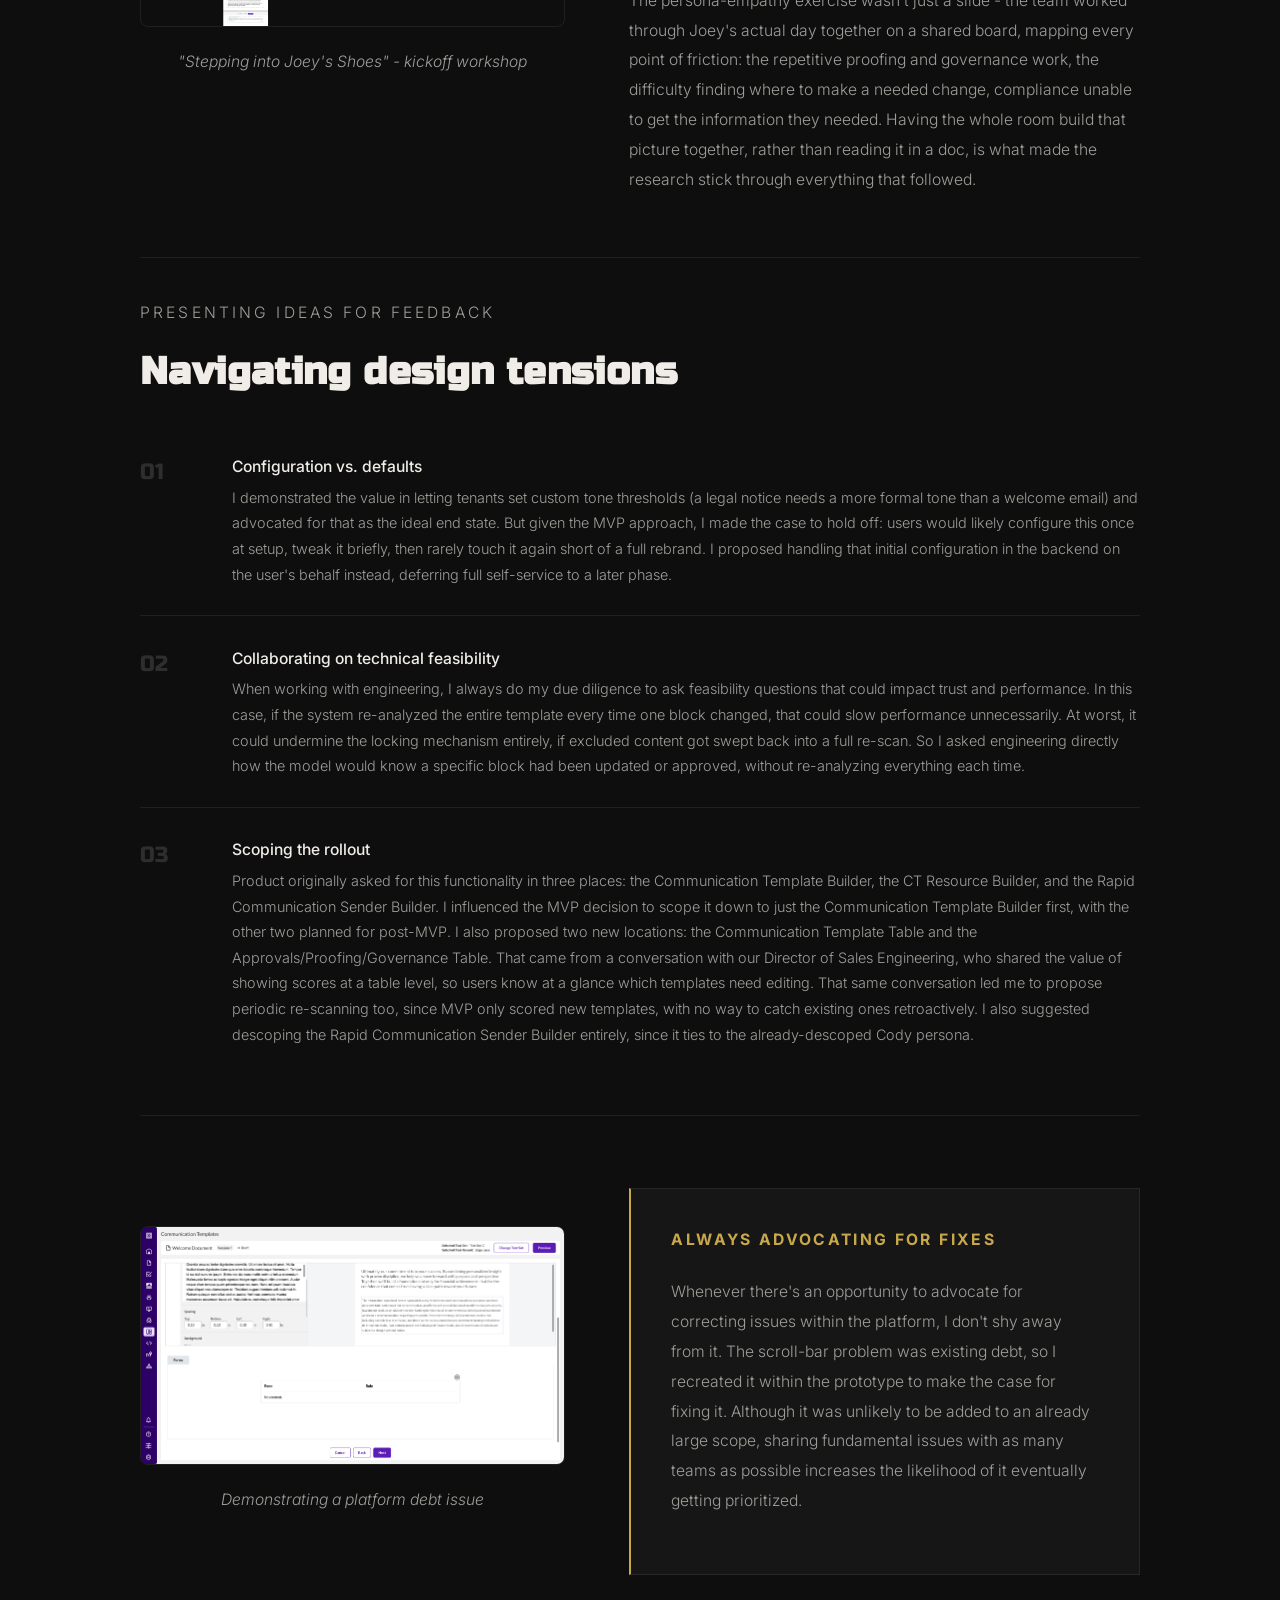
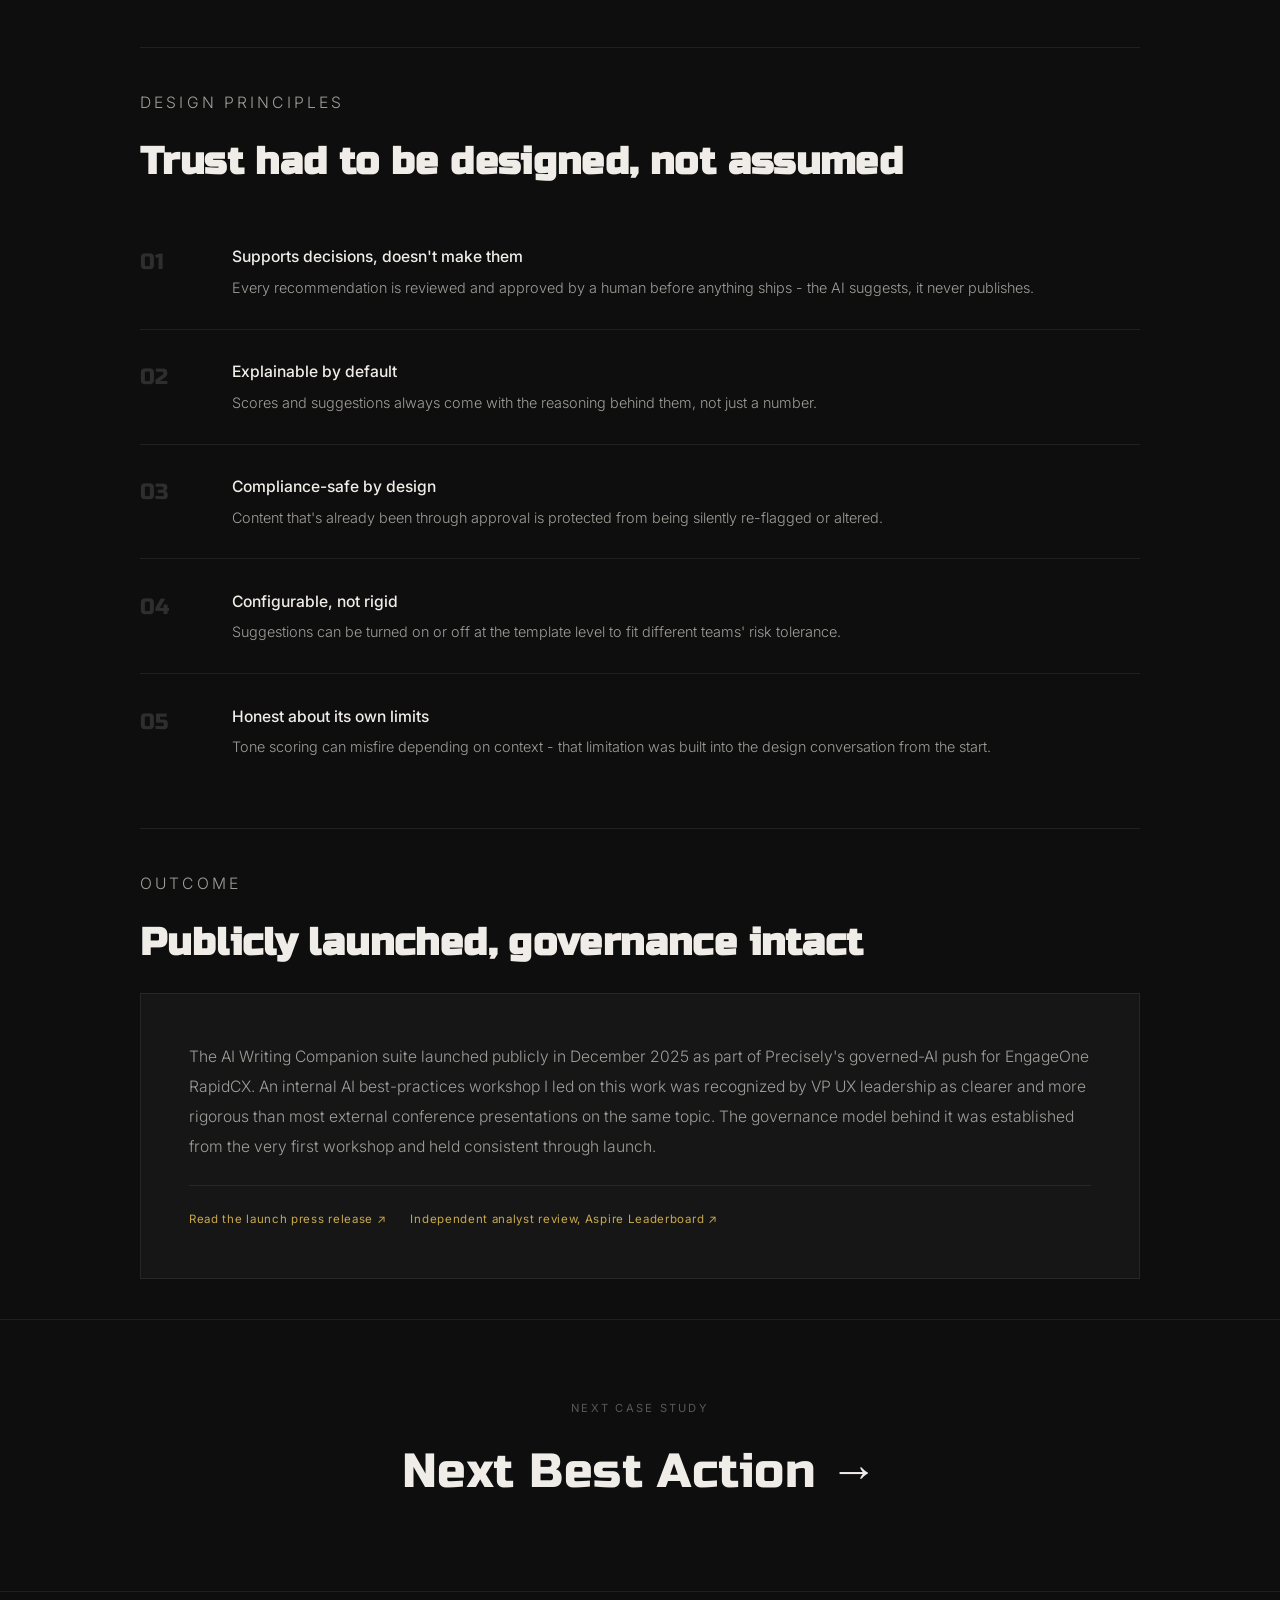
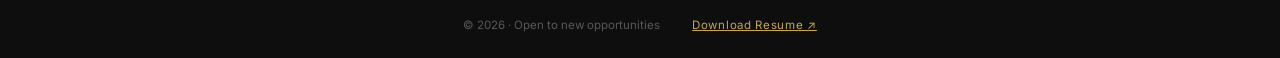
<file: case-studies/ai-writing.html>
<!DOCTYPE html>
<html lang="en">
<head>
<meta charset="UTF-8">
<meta name="viewport" content="width=device-width, initial-scale=1.0">
<title>AI Writing Companion - Aïda Mokube</title>
<link rel="preconnect" href="https://fonts.googleapis.com">
<link rel="preconnect" href="https://fonts.gstatic.com" crossorigin>
<link href="https://fonts.googleapis.com/css2?family=Russo+One&family=Inter:wght@300;400;500&family=Playfair+Display:ital@1&display=swap" rel="stylesheet">
<link rel="stylesheet" href="../css/shared.css">
<link rel="stylesheet" href="../css/case-study.css">
<style>
.cs-split{display:grid;grid-template-columns:1fr 1.2fr;gap:4rem;align-items:start;padding:2.5rem 0;border-bottom:1px solid var(--border)}
.cs-split.flip{grid-template-columns:1.2fr 1fr}
.cs-split.flip .cs-split-img{order:2}
.cs-split-img img{width:100%;height:auto;border-radius:8px;border:1px solid var(--border)}
.cs-split-img .photo-frame,.photo-frame{width:100%;aspect-ratio:4/3;background:var(--bg3);border:1px solid var(--border);display:flex;align-items:center;justify-content:center;flex-direction:column;gap:1rem}
.cs-split-caption{font-size:.72rem;color:var(--fg3);font-style:italic;margin-top:.75rem;text-align:center}
.cs-split p{font-size:.98rem;color:var(--fg2);line-height:1.9;font-weight:300;margin-bottom:1.4rem}
.pull-quote{border-left:2px solid var(--gold);padding:1.25rem 0 1.25rem 1.75rem;margin:2rem 0}
.pull-quote p{font-family:var(--italic);font-style:italic;font-size:1.2rem;color:var(--fg);line-height:1.6;margin-bottom:0;max-width:none}
.cs-compare-grid{display:grid;grid-template-columns:1fr 1fr;gap:16px;margin-top:2rem}
.cs-compare-grid .photo-frame{aspect-ratio:3/4}
@media(max-width:900px){.cs-compare-grid{grid-template-columns:1fr}}
@media(max-width:900px){
  .cs-split,.cs-split.flip{grid-template-columns:1fr;gap:2rem}
  .cs-split.flip .cs-split-img{order:0}
}
</style>
</head>
<body>

<div id="cursor"></div>
<div id="cursor-ring"></div>

<nav>
  <a href="../index.html" class="nav-name">Aïda Mokube</a>
  <ul class="nav-links">
    <li><a href="../index.html#work">Work</a></li>
    <li><a href="../about.html">About Me</a></li>
    <li><a href="../experience.html">Experience</a></li>
    <li><a href="../leadership.html">Leadership</a></li>
    <li><a href="../index.html#contact">Say hello 👋</a></li>
  </ul>
</nav>

<!-- HERO -->
<div class="cs-hero">
  <div class="cs-hero-inner">
    <a href="../index.html#work" class="cs-hero-back reveal">← Back to work</a>
    <p class="cs-hero-tag reveal">Case Study 01 · AI / UX Governance</p>
    <h1 class="cs-hero-title reveal">AI Writing Companion</h1>
    <p class="cs-hero-sub reveal">A three-agent AI writing suite, and the project where I defined what "trustworthy AI" looks like in a highly regulated industry. Those principles were highlighted in the Aspire review of Precisely, and I carry them into every AI feature.</p>
    <div class="cs-hero-meta reveal">
      <div class="cs-meta-item"><div class="cs-meta-label">Company</div><div class="cs-meta-value">Precisely</div></div>
      <div class="cs-meta-item"><div class="cs-meta-label">Role</div><div class="cs-meta-value">Sr. UX Designer · Sole Designer</div></div>
      <div class="cs-meta-item"><div class="cs-meta-label">Timeline</div><div class="cs-meta-value">Oct 2025 – Dec 2025</div></div>
      <div class="cs-meta-item"><div class="cs-meta-label">Status</div><div class="cs-meta-value">Publicly Launched, Dec 2025</div></div>
    </div>
  </div>
</div>

<div class="cs-body">

  <!-- PROBLEM -->
  <div class="cs-block reveal">
    <p class="cs-block-tag">The Problem</p>
    <h2 class="cs-block-heading">Helping Joey craft better templates, faster</h2>
    <p>Template designers - covered by our Joey persona - usually receive requests to update communications via email. These requests could be either a full rewrite, or notes on specific areas that need updating. From there, Joey has to match the new content to existing mockups under real deadline pressure, often facing a hard truth:</p>
    <div class="pull-quote">
      <p>"People expect communications to be updated faster than we can actually make the changes."</p>
    </div>
    <p>The advancements brought about with AI in content-creation tools opened this opportunity for Joey to get to a better result faster - not by replacing his judgment, but by supporting his workflow seamlessly.</p>
  </div>

  <!-- WHAT WE WERE / WEREN'T BUILDING -->
  <div class="cs-block reveal">
    <p class="cs-block-tag">Framing the Work</p>
    <h2 class="cs-block-heading">Defining what we're building despite ambiguity</h2>
    <p>I made one principle non-negotiable from the earliest workshop: this suite should <strong>support</strong> the template designer's judgment, not replace it. Enabling the tone and/or readability agents lets the AI assess and score Joey's content, giving him suggestions he can act on himself. If his organization also enables the rewrite agent, it takes those suggestions and generates a complete rewrite of that section. Joey can then accept it, reject it, generate a new version, or edit the rewrite himself before accepting. Either way, a human always reviews and approves before anything ships. That distinction shaped every design decision that followed.</p>
    <div class="tension-block">
      <p class="tension-label"><strong>Influencing the roadmap with clarity</strong></p>
      <p>This feature was originally scoped to include two use cases: Joey's template design work, and a second one for Cody, a customer service rep handling outgoing communications. When I joined the project in October, I assessed where things actually stood and raised a direct concern: the Cody use case likely wasn't feasible within our timeline. I recommended cutting it from scope, and the team agreed. Keeping the suite focused on Joey's workflow first, rather than stretching thin across two, was a scope call as much as a design one.</p>
    </div>
  </div>

  <!-- THE EXPERIENCE -->
  <div class="cs-block reveal" style="border-bottom:none;padding-bottom:0">
    <p class="cs-block-tag">The Experience</p>
    <h2 class="cs-block-heading">The AI writing suite at work</h2>
  </div>
  <div class="cs-split reveal" style="align-items:stretch;padding-top:1.5rem">
    <div class="cs-split-img" style="display:flex;flex-direction:column">
      <video controls style="width:100%;border-radius:8px;border:1px solid var(--border);display:block" src="../videos/AI_T_R.mp4"></video>
      <p class="cs-split-caption">Tone and readability, with rewrite turned off</p>
      <video controls style="width:100%;border-radius:8px;border:1px solid var(--border);display:block;margin-top:auto" src="../videos/AI_rewrite.mp4"></video>
      <p class="cs-split-caption">Rewrite flow: AI Assisted vs. AI Generated</p>
    </div>
    <div>
      <p>Following our guiding principle, the AI writing suite acts as a companion to Joey - its integration into his workflow was designed to be as seamless as possible. Once Joey finishes a new version of a communication, hitting submit runs the initial AI scan. Joey sees an AI Insights modal summarizing what could be improved, with the option to review or ignore the findings - keeping him in control either way. If he chooses to review, he's returned to the template, where flagged text blocks appear directly in the canvas: yellow for sections that could use work, purple for sections already scoring well. Joey can dismiss purple chips from his own view to reduce noise on the canvas. If another user opens the same template, they still see that purple chip and can dismiss it for themselves.</p>
      <p>If the rewrite agent is enabled, Joey sees a button to rewrite the flagged content. Clicking it opens a dedicated text editor panel showing the score and reasoning behind the original text, with the original kept in a collapsible section for reference and the suggested rewrite shown directly. From there, Joey can edit the rewrite, generate a new one, keep the original, or accept the rewrite as-is. If he accepts without editing, that block is marked with an "AI Generated" chip; if he edits it first, it's marked "AI Assisted" instead. This distinction was added specifically to support the governance layer - people tend to trust content a human has reviewed and edited more than something accepted from AI without changes. Flagging that difference lets whoever approves the content know exactly which sections might deserve a closer look.</p>
    </div>
  </div>

  <!-- CUSTOMIZABILITY -->
  <div class="cs-block reveal">
    <p class="cs-block-tag">Built-In Customizability</p>
    <h2 class="cs-block-heading">Tone and readability, together or independent</h2>
    <p>Research surfaced that some of our clients were averse to using AI at all given how highly regulated their industries are. Forcing an all-or-nothing choice risked losing their trust before they'd even tried it. So every AI feature was built to be toggled independently, letting cautious clients opt in gradually instead of all at once. Tone, readability, and rewrite can each be turned on or off on their own - six possible configurations, from none of it to all of it. The two shown below sit at opposite ends of that range: tone analysis running completely on its own, and readability analysis running completely on its own. The fullest configuration - tone and readability together, with rewrite enabled - is the one shown in the walkthrough above. That level of control wasn't just a technical nice-to-have - it was part of how we earned trust in AI, one feature at a time.</p>
    <div class="cs-compare-grid">
      <div>
        <img src="../images/AI_Tone_Only.png" style="width:100%;height:auto;border-radius:8px;border:1px solid var(--border)" alt="Tone analysis only">
        <p class="cs-split-caption">Tone analysis only</p>
      </div>
      <div>
        <img src="../images/AI_Readability_Only.png" style="width:100%;height:auto;border-radius:8px;border:1px solid var(--border)" alt="Readability analysis only">
        <p class="cs-split-caption">Readability analysis only</p>
      </div>
    </div>
  </div>

  <!-- REGULATORY RISK -->
  <div class="cs-block reveal" style="border-bottom:none">
    <div class="tension-block">
      <p class="tension-label"><strong>Identifying regulatory risks the requirements missed</strong></p>
      <p>Reviewing the requirements with a clear understanding of our users and the regulated industries they operate in, I flagged a missing safeguard. Many of our clients work under complex governance processes before copy ever reaches Joey. Certain text blocks - legal language, for example - can't be altered, and must be written exactly as approved. Without a locking mechanism, AI-driven analysis could still flag those sections and offer a rewrite. If Joey accepted it, that would undo work that had already cleared approval outside the platform entirely. I called out the risk directly: our clients could be fined. That risk reshaped the product's design principles, and pivoted an approach engineering had already started before UX was involved.</p>
    </div>
  </div>

  <!-- PROTOTYPE WALKTHROUGH -->
  <div class="cs-split flip reveal" style="align-items:center">
    <div class="cs-split-img">
      <video controls style="width:100%;border-radius:8px;border:1px solid var(--border);display:block" src="../videos/AI_Exclude.mp4"></video>
      <p class="cs-split-caption">Excluding a block from AI analysis, after the initial scan</p>
    </div>
    <div>
      <p class="cs-block-tag">Seeing the Safeguard in Action</p>
      <h2 class="cs-block-heading">The locking mechanism</h2>
      <p>After I flagged this concern, the team unanimously aligned to bring it into scope. I designed the ability to exclude specific text blocks from AI analysis entirely. This works two ways: before the initial AI scan, when a user submits their completed work as a new version, or after the scan, in case Joey forgot to exclude something the first time. The video alongside this section shows the after-the-scan flow. Once a section is excluded, its scores are removed from the overall template score. Stakeholders recognized how important this safeguard was, and responded well to how simple my design proposal implementation turned out to be.</p>
    </div>
  </div>

  <!-- WORKSHOP VISUAL -->
  <div class="cs-split reveal">
    <div class="cs-split-img">
      <img src="../images/AI_Agents_workshop.png" style="width:100%;height:auto;border-radius:8px;border:1px solid var(--border)" alt="Kickoff workshop, stepping into Joey's shoes">
      <p class="cs-split-caption">"Stepping into Joey's Shoes" - kickoff workshop</p>
    </div>
    <div>
      <p class="cs-block-tag">The power of workshops</p>
      <h2 class="cs-block-heading">Making the persona's frustration visible</h2>
      <p>The persona-empathy exercise wasn't just a slide - the team worked through Joey's actual day together on a shared board, mapping every point of friction: the repetitive proofing and governance work, the difficulty finding where to make a needed change, compliance unable to get the information they needed. Having the whole room build that picture together, rather than reading it in a doc, is what made the research stick through everything that followed.</p>
    </div>
  </div>

  <!-- SKETCH REVIEW DETAIL -->
  <div class="cs-block reveal">
    <p class="cs-block-tag">Presenting ideas for feedback</p>
    <h2 class="cs-block-heading">Navigating design tensions</h2>
    <div class="principles-list">
      <div class="principle-item">
        <span class="principle-num">01</span>
        <div class="principle-text"><strong>Configuration vs. defaults</strong><span>I demonstrated the value in letting tenants set custom tone thresholds (a legal notice needs a more formal tone than a welcome email) and advocated for that as the ideal end state. But given the MVP approach, I made the case to hold off: users would likely configure this once at setup, tweak it briefly, then rarely touch it again short of a full rebrand. I proposed handling that initial configuration in the backend on the user's behalf instead, deferring full self-service to a later phase.</span></div>
      </div>
      <div class="principle-item">
        <span class="principle-num">02</span>
       <div class="principle-text"><strong>Collaborating on technical feasibility</strong><span>When working with engineering, I always do my due diligence to ask feasibility questions that could impact trust and performance. In this case, if the system re-analyzed the entire template every time one block changed, that could slow performance unnecessarily. At worst, it could undermine the locking mechanism entirely, if excluded content got swept back into a full re-scan. So I asked engineering directly how the model would know a specific block had been updated or approved, without re-analyzing everything each time.</span></div>
      </div>
      <div class="principle-item">
        <span class="principle-num">03</span>
        <div class="principle-text"><strong>Scoping the rollout</strong><span>Product originally asked for this functionality in three places: the Communication Template Builder, the CT Resource Builder, and the Rapid Communication Sender Builder. I influenced the MVP decision to scope it down to just the Communication Template Builder first, with the other two planned for post-MVP. I also proposed two new locations: the Communication Template Table and the Approvals/Proofing/Governance Table. That came from a conversation with our Director of Sales Engineering, who shared the value of showing scores at a table level, so users know at a glance which templates need editing. That same conversation led me to propose periodic re-scanning too, since MVP only scored new templates, with no way to catch existing ones retroactively. I also suggested descoping the Rapid Communication Sender Builder entirely, since it ties to the already-descoped Cody persona.</span></div>
      </div>
    </div>
  </div>

  <!-- DESIGN REVIEW -->
  <div class="cs-split reveal" style="align-items:center">
    <div class="cs-split-img">
      <img src="../images/Scroll_down_debt.png" style="width:100%;height:auto;border-radius:8px;border:1px solid var(--border)" alt="Scroll bars burying action buttons">
      <p class="cs-split-caption">Demonstrating a platform debt issue</p>
    </div>
    <div>
      <div class="tension-block">
        <p class="tension-label"><strong>Always advocating for fixes</strong></p>
        <p>Whenever there's an opportunity to advocate for correcting issues within the platform, I don't shy away from it. The scroll-bar problem was existing debt, so I recreated it within the prototype to make the case for fixing it. Although it was unlikely to be added to an already large scope, sharing fundamental issues with as many teams as possible increases the likelihood of it eventually getting prioritized.</p>
      </div>
    </div>
  </div>

  <!-- DESIGN PRINCIPLES -->
  <div class="cs-block reveal">
    <p class="cs-block-tag">Design Principles</p>
    <h2 class="cs-block-heading">Trust had to be designed, not assumed</h2>
    <div class="principles-list">
      <div class="principle-item">
        <span class="principle-num">01</span>
        <div class="principle-text"><strong>Supports decisions, doesn't make them</strong><span>Every recommendation is reviewed and approved by a human before anything ships - the AI suggests, it never publishes.</span></div>
      </div>
      <div class="principle-item">
        <span class="principle-num">02</span>
        <div class="principle-text"><strong>Explainable by default</strong><span>Scores and suggestions always come with the reasoning behind them, not just a number.</span></div>
      </div>
      <div class="principle-item">
        <span class="principle-num">03</span>
        <div class="principle-text"><strong>Compliance-safe by design</strong><span>Content that's already been through approval is protected from being silently re-flagged or altered.</span></div>
      </div>
      <div class="principle-item">
        <span class="principle-num">04</span>
        <div class="principle-text"><strong>Configurable, not rigid</strong><span>Suggestions can be turned on or off at the template level to fit different teams' risk tolerance.</span></div>
      </div>
      <div class="principle-item">
        <span class="principle-num">05</span>
        <div class="principle-text"><strong>Honest about its own limits</strong><span>Tone scoring can misfire depending on context - that limitation was built into the design conversation from the start.</span></div>
      </div>
    </div>
  </div>

  <!-- OUTCOME -->
  <div class="cs-block reveal">
    <p class="cs-block-tag">Outcome</p>
    <h2 class="cs-block-heading">Publicly launched, governance intact</h2>
    <div class="outcome-block">
      <p>The AI Writing Companion suite launched publicly in December 2025 as part of Precisely's governed-AI push for EngageOne RapidCX. An internal AI best-practices workshop I led on this work was recognized by VP UX leadership as clearer and more rigorous than most external conference presentations on the same topic. The governance model behind it was established from the very first workshop and held consistent through launch.</p>
      <div class="cs-citations">
        <a href="https://www.precisely.com/press-release/precisely-brings-agentic-ai-to-engageone-rapidcx-customer-communications-platform/" class="cs-citation-link" target="_blank" rel="noopener">Read the launch press release ↗</a>
        <a href="https://www.aspireleaderboard.com/review-of-precisely" class="cs-citation-link" target="_blank" rel="noopener">Independent analyst review, Aspire Leaderboard ↗</a>
      </div>
    </div>
  </div>

</div>

<div class="cs-next">
  <p class="cs-next-label">Next case study</p>
  <a href="next-best-action.html" class="cs-next-link">Next Best Action →</a>
</div>

<footer>
  <span class="footer-copy">© 2026 · Open to new opportunities</span>
  <a href="../Aida_Mokube_Resume_Long.pdf" target="_blank" rel="noopener" style="color:var(--gold);text-decoration:underline;font-size:.72rem;letter-spacing:.06em">Download Resume ↗</a>
</footer>

<script src="../js/shared.js"></script>
</body>
</html>
</file>
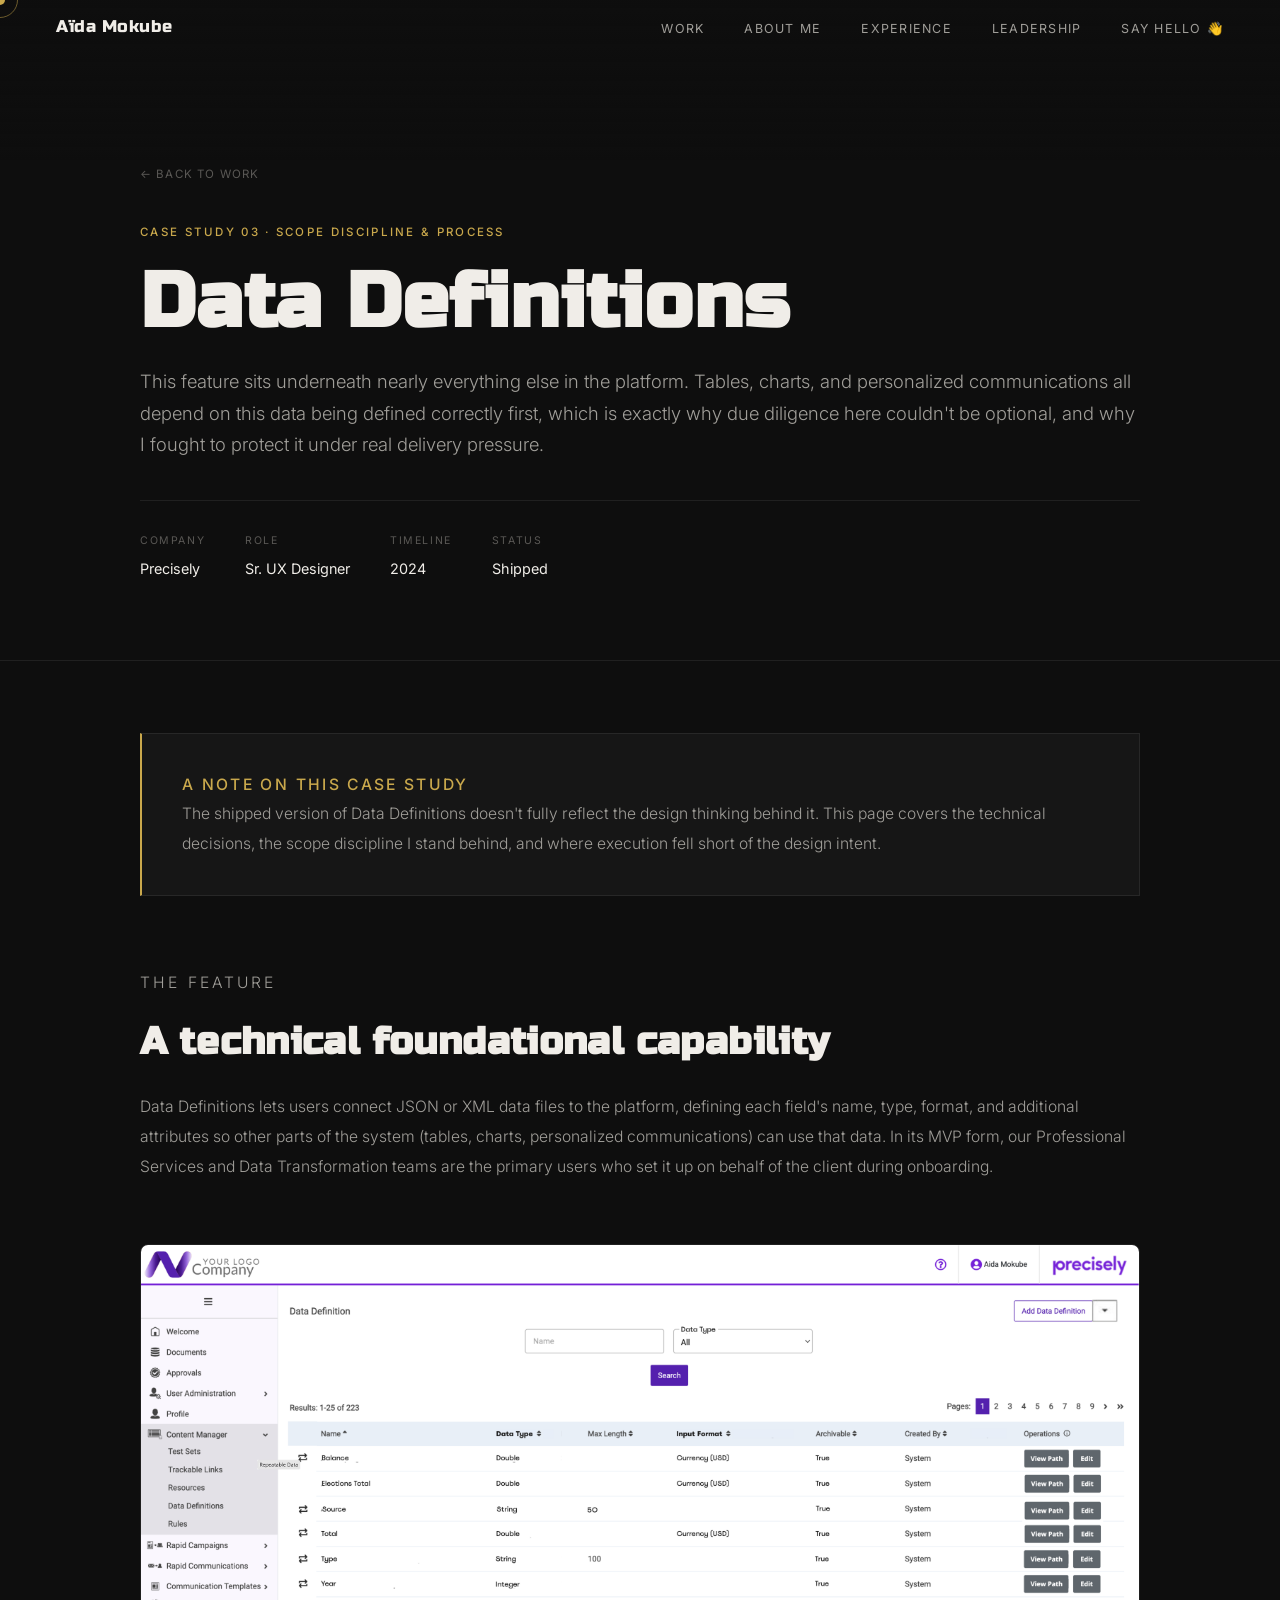
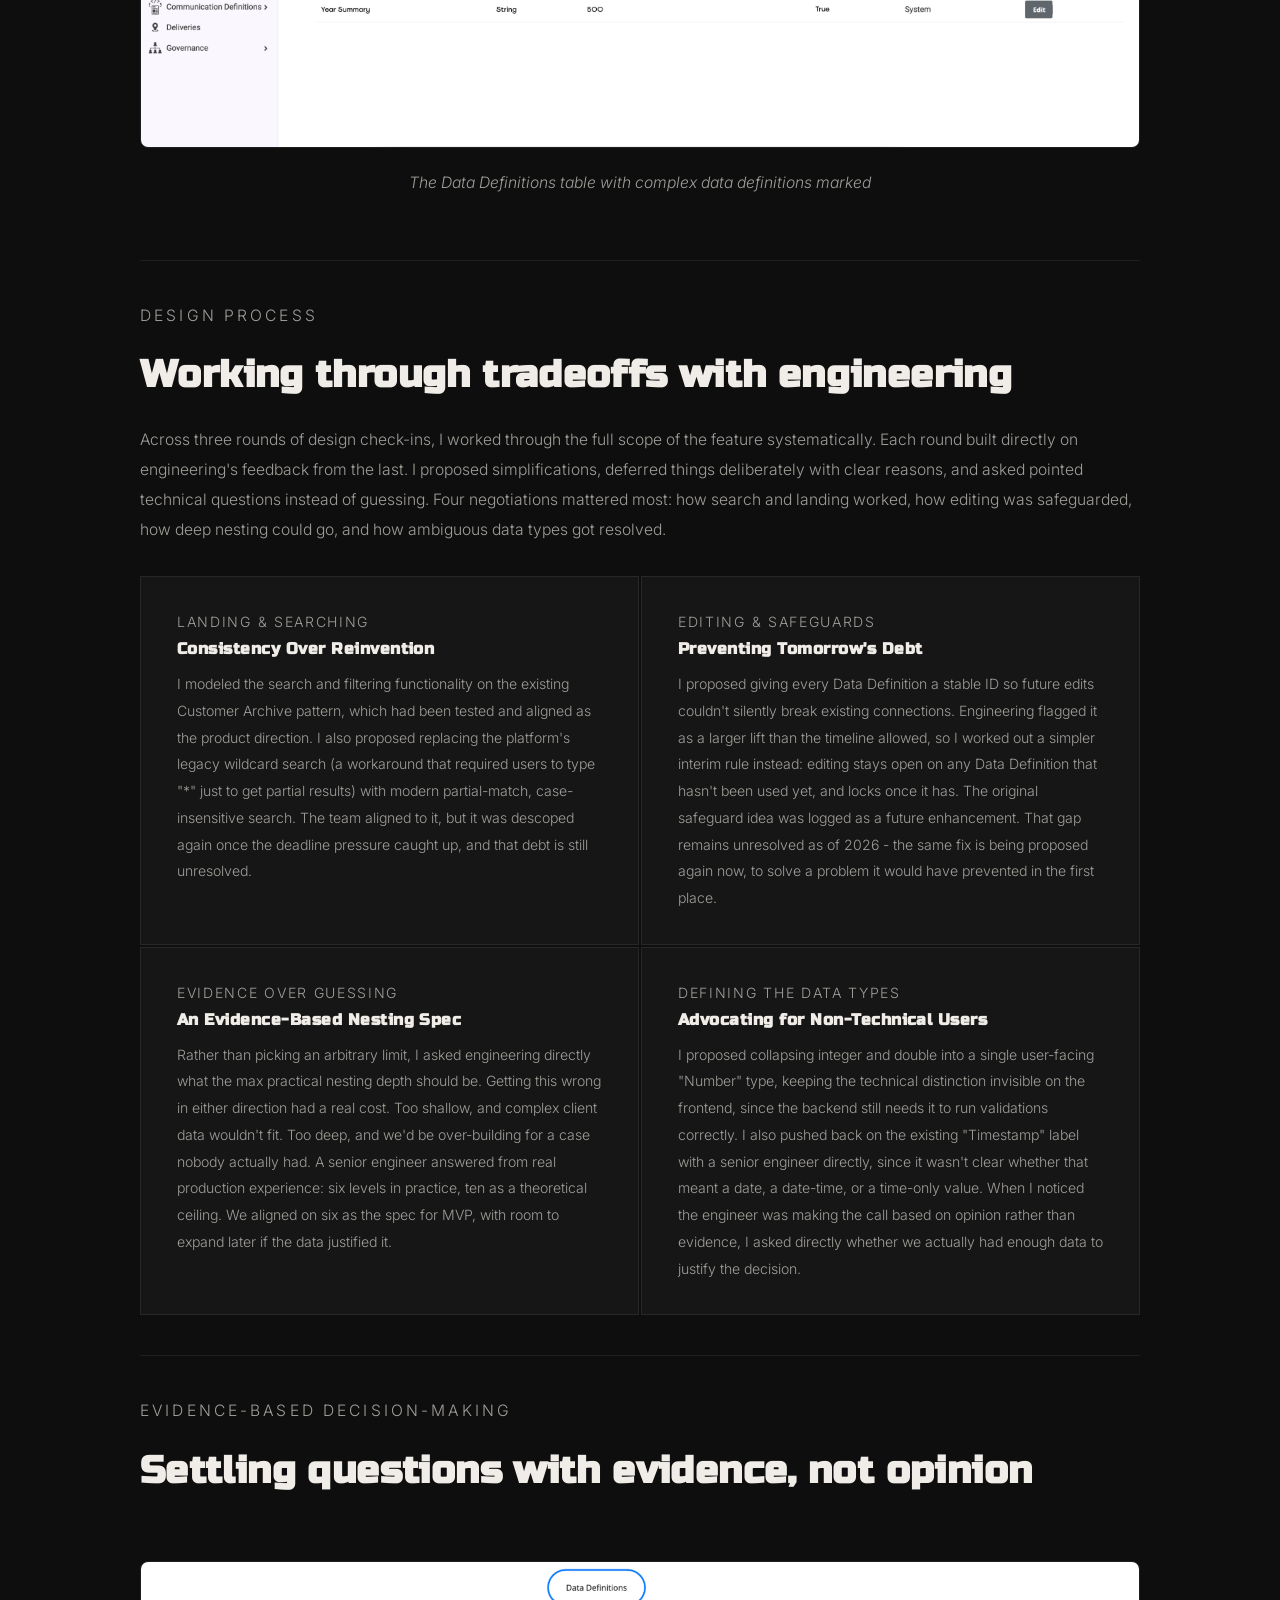
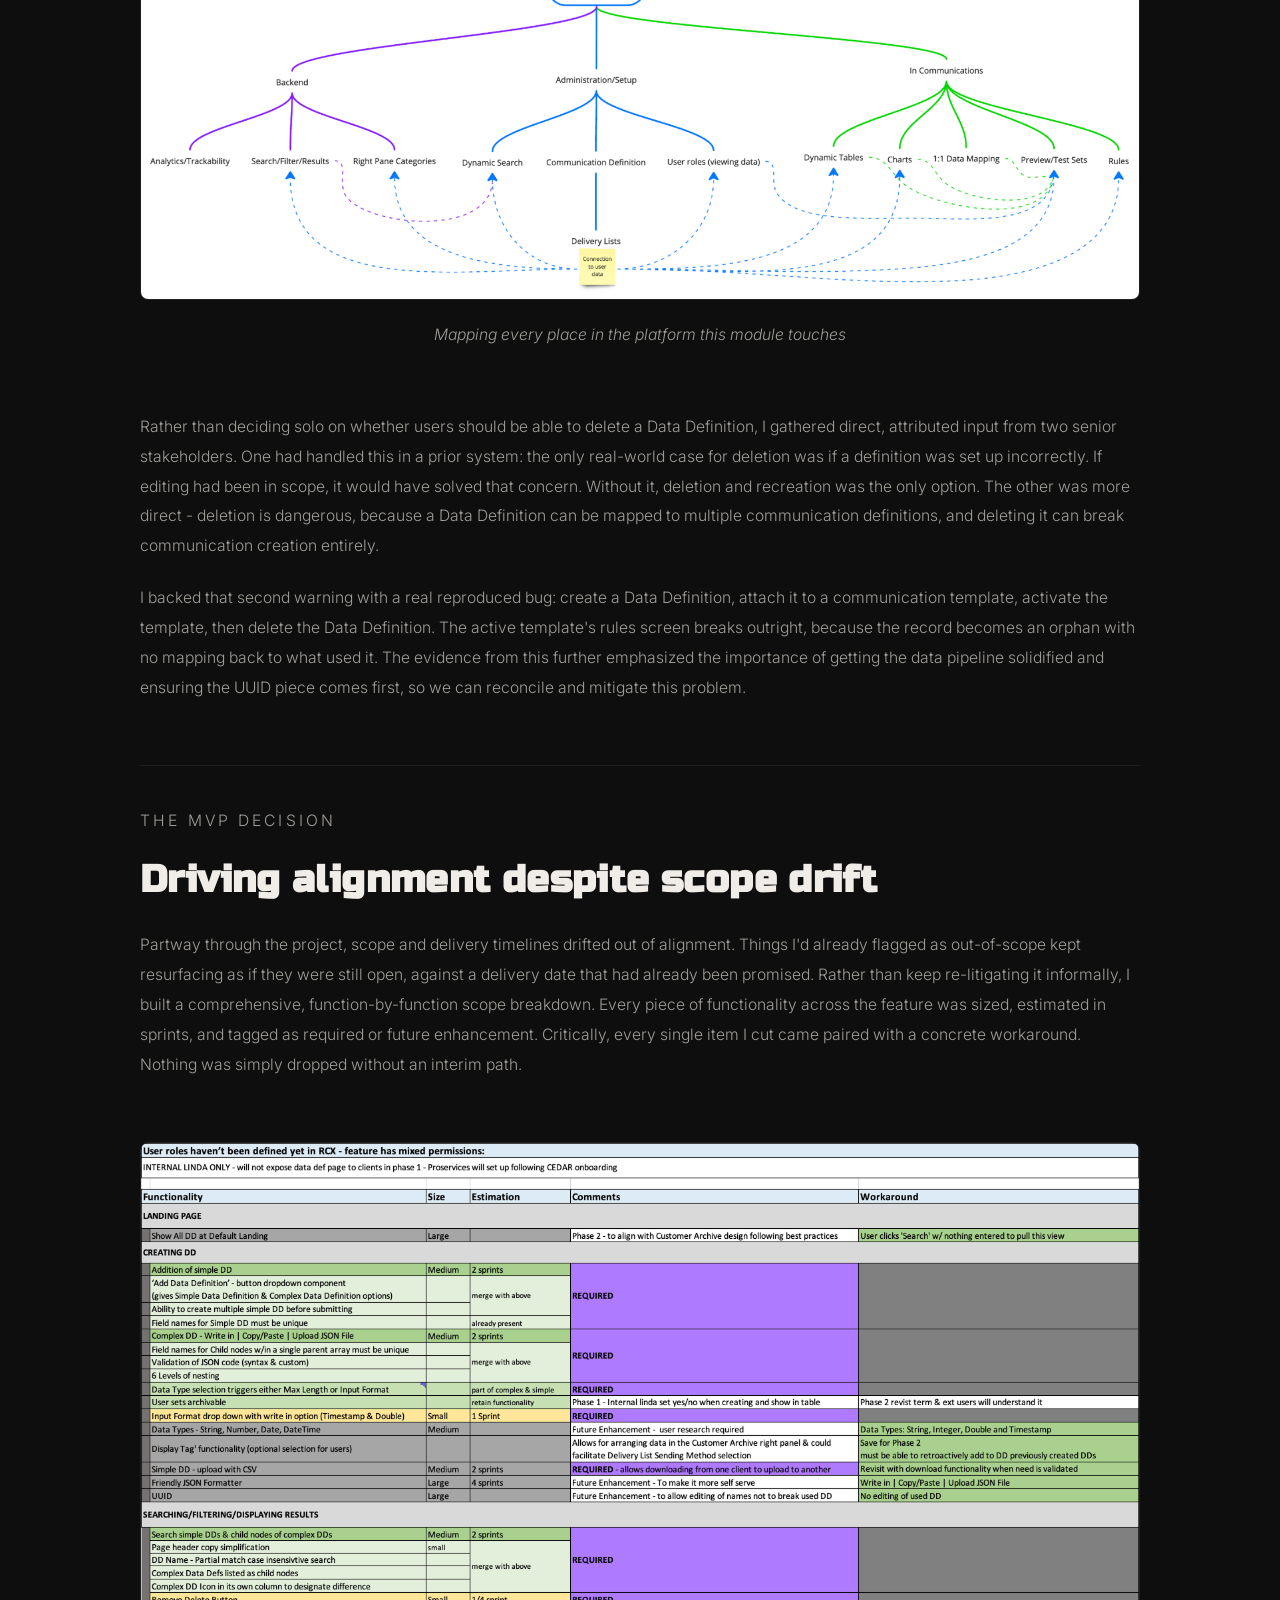
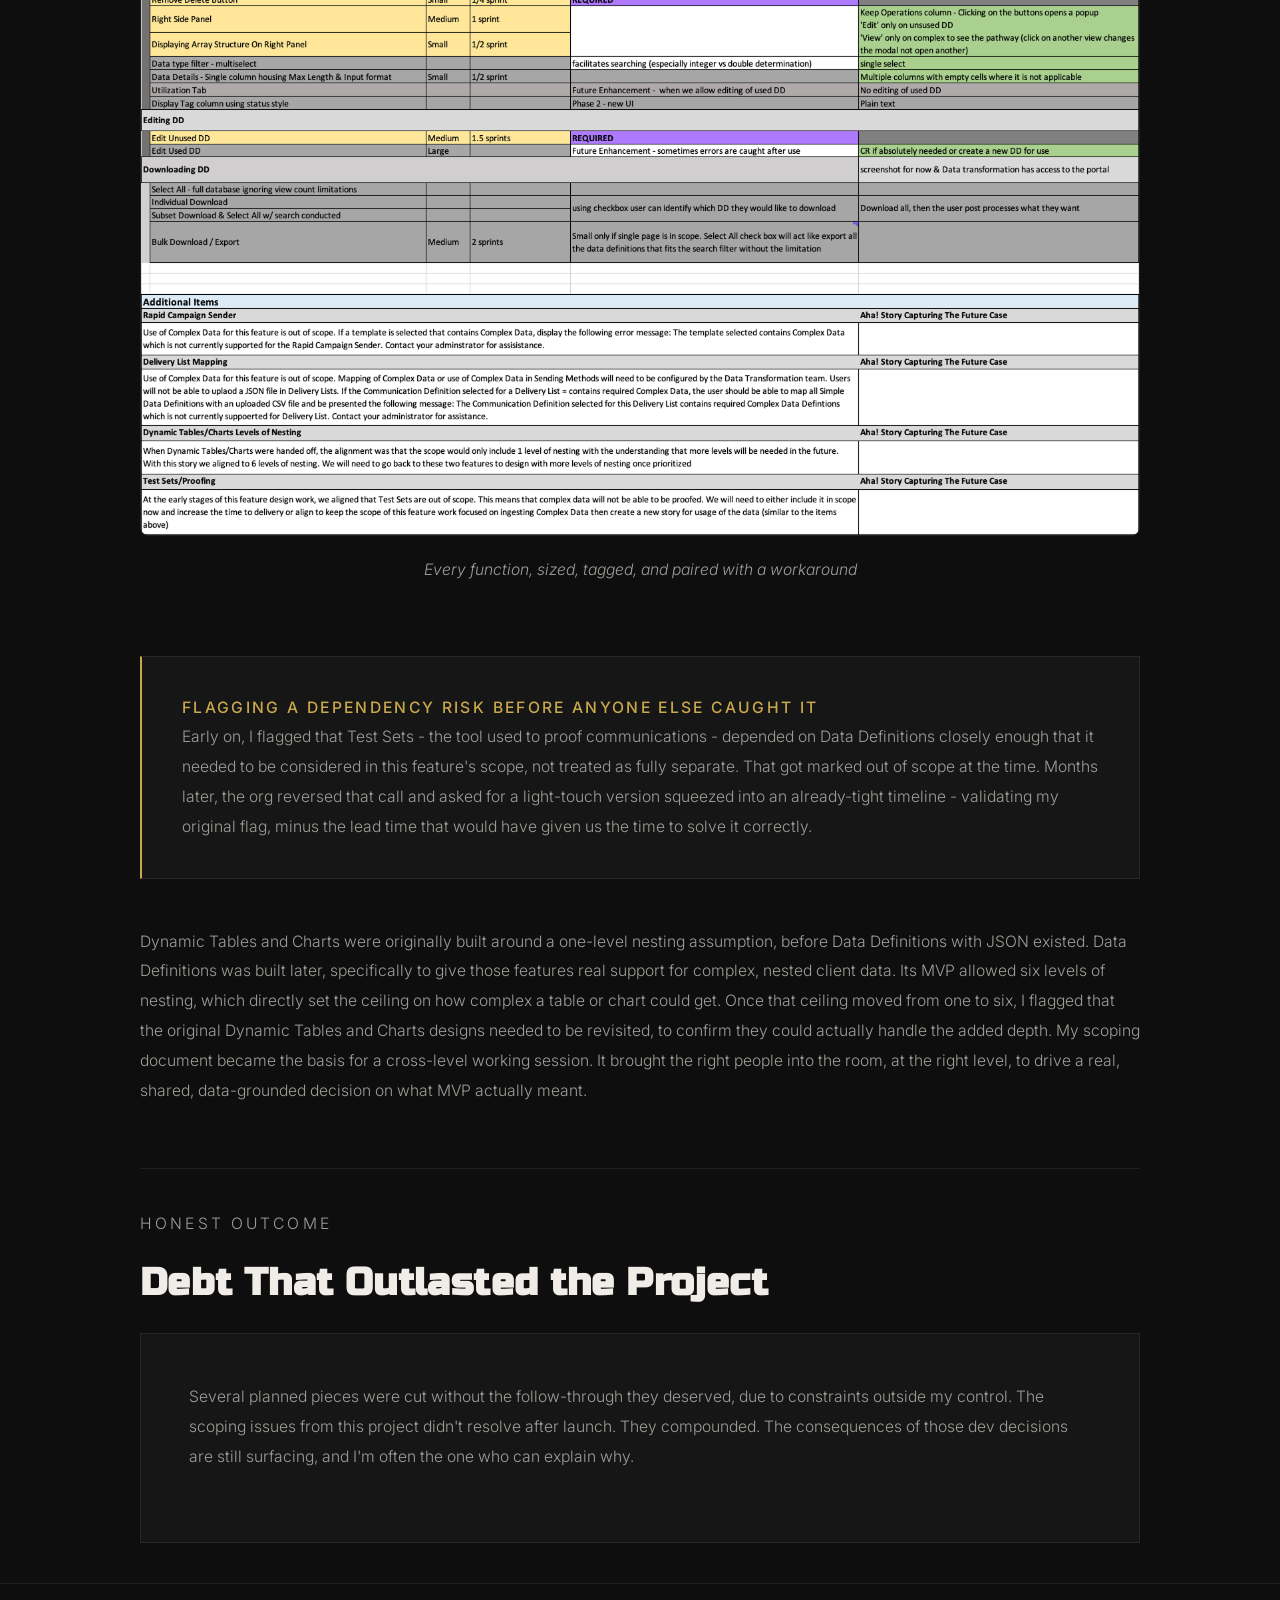
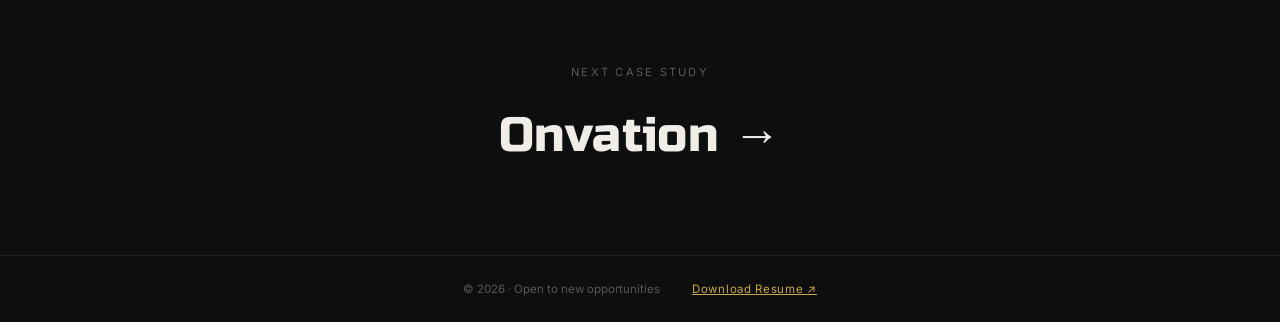
<file: case-studies/data-definitions.html>
<!DOCTYPE html>
<html lang="en">
<head>
<meta charset="UTF-8">
<meta name="viewport" content="width=device-width, initial-scale=1.0">
<title>Data Definitions - Aïda Mokube</title>
<link rel="preconnect" href="https://fonts.googleapis.com">
<link rel="preconnect" href="https://fonts.gstatic.com" crossorigin>
<link href="https://fonts.googleapis.com/css2?family=Russo+One&family=Inter:wght@300;400;500&family=Playfair+Display:ital@1&display=swap" rel="stylesheet">
<link rel="stylesheet" href="../css/shared.css">
<link rel="stylesheet" href="../css/case-study.css">
<style>
.cs-split{display:grid;grid-template-columns:1fr 1.2fr;gap:4rem;align-items:start;padding:2.5rem 0;border-bottom:1px solid var(--border)}
.cs-split.flip{grid-template-columns:1.2fr 1fr}
.cs-split.flip .cs-split-img{order:2}
.cs-split-img img{width:100%;height:auto;border-radius:8px;border:1px solid var(--border)}
.cs-split-img .photo-frame,.photo-frame{width:100%;aspect-ratio:4/3;background:var(--bg3);border:1px solid var(--border);display:flex;align-items:center;justify-content:center;flex-direction:column;gap:1rem}
.cs-split-caption{font-size:.72rem;color:var(--fg3);font-style:italic;margin-top:.75rem;text-align:center}
.cs-split p{font-size:.98rem;color:var(--fg2);line-height:1.9;font-weight:300;margin-bottom:1.4rem}
@media(max-width:900px){
  .cs-split,.cs-split.flip{grid-template-columns:1fr;gap:2rem}
  .cs-split.flip .cs-split-img{order:0}
}
</style>
</head>
<body>

<div id="cursor"></div>
<div id="cursor-ring"></div>

<nav>
  <a href="../index.html" class="nav-name">Aïda Mokube</a>
  <ul class="nav-links">
    <li><a href="../index.html#work">Work</a></li>
    <li><a href="../about.html">About Me</a></li>
    <li><a href="../experience.html">Experience</a></li>
    <li><a href="../leadership.html">Leadership</a></li>
    <li><a href="../index.html#contact">Say hello 👋</a></li>
  </ul>
</nav>

<!-- HERO -->
<div class="cs-hero">
  <div class="cs-hero-inner">
    <a href="../index.html#work" class="cs-hero-back reveal">← Back to work</a>
    <p class="cs-hero-tag reveal">Case Study 03 · Scope Discipline &amp; Process</p>
    <h1 class="cs-hero-title reveal">Data Definitions</h1>
    <p class="cs-hero-sub reveal">This feature sits underneath nearly everything else in the platform. Tables, charts, and personalized communications all depend on this data being defined correctly first, which is exactly why due diligence here couldn't be optional, and why I fought to protect it under real delivery pressure.</p>
    <div class="cs-hero-meta reveal">
      <div class="cs-meta-item"><div class="cs-meta-label">Company</div><div class="cs-meta-value">Precisely</div></div>
      <div class="cs-meta-item"><div class="cs-meta-label">Role</div><div class="cs-meta-value">Sr. UX Designer</div></div>
      <div class="cs-meta-item"><div class="cs-meta-label">Timeline</div><div class="cs-meta-value">2024</div></div>
      <div class="cs-meta-item"><div class="cs-meta-label">Status</div><div class="cs-meta-value">Shipped</div></div>
    </div>
  </div>
</div>

<div class="cs-body">

  <!-- A NOTE ON FRAMING -->
  <div class="cs-block reveal" style="border-bottom:none;padding-bottom:0">
    <div class="tension-block">
      <p class="tension-label"><strong>A Note on This Case Study</strong></p>
      <p>The shipped version of Data Definitions doesn't fully reflect the design thinking behind it. This page covers the technical decisions, the scope discipline I stand behind, and where execution fell short of the design intent.</p>
    </div>
  </div>

  <!-- THE FEATURE -->
  <div class="cs-block reveal" style="border-bottom:none;padding-bottom:0">
    <p class="cs-block-tag">The Feature</p>
    <h2 class="cs-block-heading">A technical foundational capability</h2>
    <p>Data Definitions lets users connect JSON or XML data files to the platform, defining each field's name, type, format, and additional attributes so other parts of the system (tables, charts, personalized communications) can use that data. In its MVP form, our Professional Services and Data Transformation teams are the primary users who set it up on behalf of the client during onboarding.</p>
  </div>

  <div class="cs-block reveal">
    <img src="../images/DD_hover.png" style="width:100%;height:auto;border-radius:8px;border:1px solid var(--border)" alt="The Data Definitions table with complex data definitions marked">
    <p class="cs-split-caption">The Data Definitions table with complex data definitions marked</p>
  </div>

  <!-- DESIGN PROCESS -->
  <div class="cs-block reveal">
    <p class="cs-block-tag">Design Process</p>
    <h2 class="cs-block-heading">Working through tradeoffs with engineering</h2>
    <p>Across three rounds of design check-ins, I worked through the full scope of the feature systematically. Each round built directly on engineering's feedback from the last. I proposed simplifications, deferred things deliberately with clear reasons, and asked pointed technical questions instead of guessing. Four negotiations mattered most: how search and landing worked, how editing was safeguarded, how deep nesting could go, and how ambiguous data types got resolved.</p>
    <div class="process-steps">
      <div class="process-step">
        <p class="process-step-label">Landing &amp; Searching</p>
        <h4>Consistency Over Reinvention</h4>
        <p>I modeled the search and filtering functionality on the existing Customer Archive pattern, which had been tested and aligned as the product direction. I also proposed replacing the platform's legacy wildcard search (a workaround that required users to type "*" just to get partial results) with modern partial-match, case-insensitive search. The team aligned to it, but it was descoped again once the deadline pressure caught up, and that debt is still unresolved.</p>
      </div>
      <div class="process-step">
        <p class="process-step-label">Editing &amp; Safeguards</p>
        <h4>Preventing Tomorrow's Debt</h4>
        <p>I proposed giving every Data Definition a stable ID so future edits couldn't silently break existing connections. Engineering flagged it as a larger lift than the timeline allowed, so I worked out a simpler interim rule instead: editing stays open on any Data Definition that hasn't been used yet, and locks once it has. The original safeguard idea was logged as a future enhancement. That gap remains unresolved as of 2026 - the same fix is being proposed again now, to solve a problem it would have prevented in the first place.</p>
      </div>
      <div class="process-step">
        <p class="process-step-label">Evidence Over Guessing</p>
        <h4>An Evidence-Based Nesting Spec</h4>
        <p>Rather than picking an arbitrary limit, I asked engineering directly what the max practical nesting depth should be. Getting this wrong in either direction had a real cost. Too shallow, and complex client data wouldn't fit. Too deep, and we'd be over-building for a case nobody actually had. A senior engineer answered from real production experience: six levels in practice, ten as a theoretical ceiling. We aligned on six as the spec for MVP, with room to expand later if the data justified it.</p>
      </div>
      <div class="process-step">
        <p class="process-step-label">Defining the Data Types</p>
        <h4>Advocating for Non-Technical Users</h4>
        <p>I proposed collapsing integer and double into a single user-facing "Number" type, keeping the technical distinction invisible on the frontend, since the backend still needs it to run validations correctly. I also pushed back on the existing "Timestamp" label with a senior engineer directly, since it wasn't clear whether that meant a date, a date-time, or a time-only value. When I noticed the engineer was making the call based on opinion rather than evidence, I asked directly whether we actually had enough data to justify the decision.</p>
      </div>
    </div>
  </div>

 <!-- DELETION RISK -->
  <div class="cs-block reveal" style="border-bottom:none;padding-bottom:0">
    <p class="cs-block-tag">Evidence-Based Decision-Making</p>
    <h2 class="cs-block-heading">Settling questions with evidence, not opinion</h2>
  </div>

  <div class="cs-block reveal" style="border-bottom:none;padding-bottom:0">
    <img src="../images/DD_map.png" style="width:100%;height:auto;border-radius:8px;border:1px solid var(--border)" alt="Mapping every place in the platform this module touches">
    <p class="cs-split-caption">Mapping every place in the platform this module touches</p>
  </div>

  <div class="cs-block reveal">
    <p>Rather than deciding solo on whether users should be able to delete a Data Definition, I gathered direct, attributed input from two senior stakeholders. One had handled this in a prior system: the only real-world case for deletion was if a definition was set up incorrectly. If editing had been in scope, it would have solved that concern. Without it, deletion and recreation was the only option. The other was more direct - deletion is dangerous, because a Data Definition can be mapped to multiple communication definitions, and deleting it can break communication creation entirely.</p>
    <p>I backed that second warning with a real reproduced bug: create a Data Definition, attach it to a communication template, activate the template, then delete the Data Definition. The active template's rules screen breaks outright, because the record becomes an orphan with no mapping back to what used it. The evidence from this further emphasized the importance of getting the data pipeline solidified and ensuring the UUID piece comes first, so we can reconcile and mitigate this problem.</p>
  </div>

  <!-- SCOPE NEGOTIATION -->
  <div class="cs-block reveal" style="border-bottom:none;padding-bottom:0">
    <p class="cs-block-tag">The MVP Decision</p>
    <h2 class="cs-block-heading">Driving alignment despite scope drift</h2>
    <p>Partway through the project, scope and delivery timelines drifted out of alignment. Things I'd already flagged as out-of-scope kept resurfacing as if they were still open, against a delivery date that had already been promised. Rather than keep re-litigating it informally, I built a comprehensive, function-by-function scope breakdown. Every piece of functionality across the feature was sized, estimated in sprints, and tagged as required or future enhancement. Critically, every single item I cut came paired with a concrete workaround. Nothing was simply dropped without an interim path.</p>
  </div>

  <div class="cs-block reveal" style="border-bottom:none;padding-bottom:0">
    <img src="../images/DD_excel.png" style="width:100%;height:auto;border-radius:8px;border:1px solid var(--border)" alt="Every function, sized, tagged, and paired with a workaround">
    <p class="cs-split-caption">Every function, sized, tagged, and paired with a workaround</p>
  </div>

  <div class="cs-block reveal" style="padding-top:16px">
    <div class="tension-block">
      <p class="tension-label"><strong>Flagging a dependency risk before anyone else caught it</strong></p>
      <p>Early on, I flagged that Test Sets - the tool used to proof communications - depended on Data Definitions closely enough that it needed to be considered in this feature's scope, not treated as fully separate. That got marked out of scope at the time. Months later, the org reversed that call and asked for a light-touch version squeezed into an already-tight timeline - validating my original flag, minus the lead time that would have given us the time to solve it correctly.</p>
    </div>
    <p style="padding-top:16px">Dynamic Tables and Charts were originally built around a one-level nesting assumption, before Data Definitions with JSON existed. Data Definitions was built later, specifically to give those features real support for complex, nested client data. Its MVP allowed six levels of nesting, which directly set the ceiling on how complex a table or chart could get. Once that ceiling moved from one to six, I flagged that the original Dynamic Tables and Charts designs needed to be revisited, to confirm they could actually handle the added depth. My scoping document became the basis for a cross-level working session. It brought the right people into the room, at the right level, to drive a real, shared, data-grounded decision on what MVP actually meant.</p>
  </div>

  <!-- HONEST OUTCOME -->
  <div class="cs-block reveal">
    <p class="cs-block-tag">Honest Outcome</p>
    <h2 class="cs-block-heading">Debt That Outlasted the Project</h2>
    <div class="outcome-block">
     <p>Several planned pieces were cut without the follow-through they deserved, due to constraints outside my control. The scoping issues from this project didn't resolve after launch. They compounded. The consequences of those dev decisions are still surfacing, and I'm often the one who can explain why.</p>
      </div>
  </div>

</div>

<div class="cs-next">
  <p class="cs-next-label">Next case study</p>
  <a href="onvation.html" class="cs-next-link">Onvation →</a>
</div>

<footer>
  <span class="footer-copy">© 2026 · Open to new opportunities</span>
  <a href="../Aida_Mokube_Resume_Long.pdf" target="_blank" rel="noopener" style="color:var(--gold);text-decoration:underline;font-size:.72rem;letter-spacing:.06em">Download Resume ↗</a>
</footer>

<script src="../js/shared.js"></script>
</body>
</html>
</file>
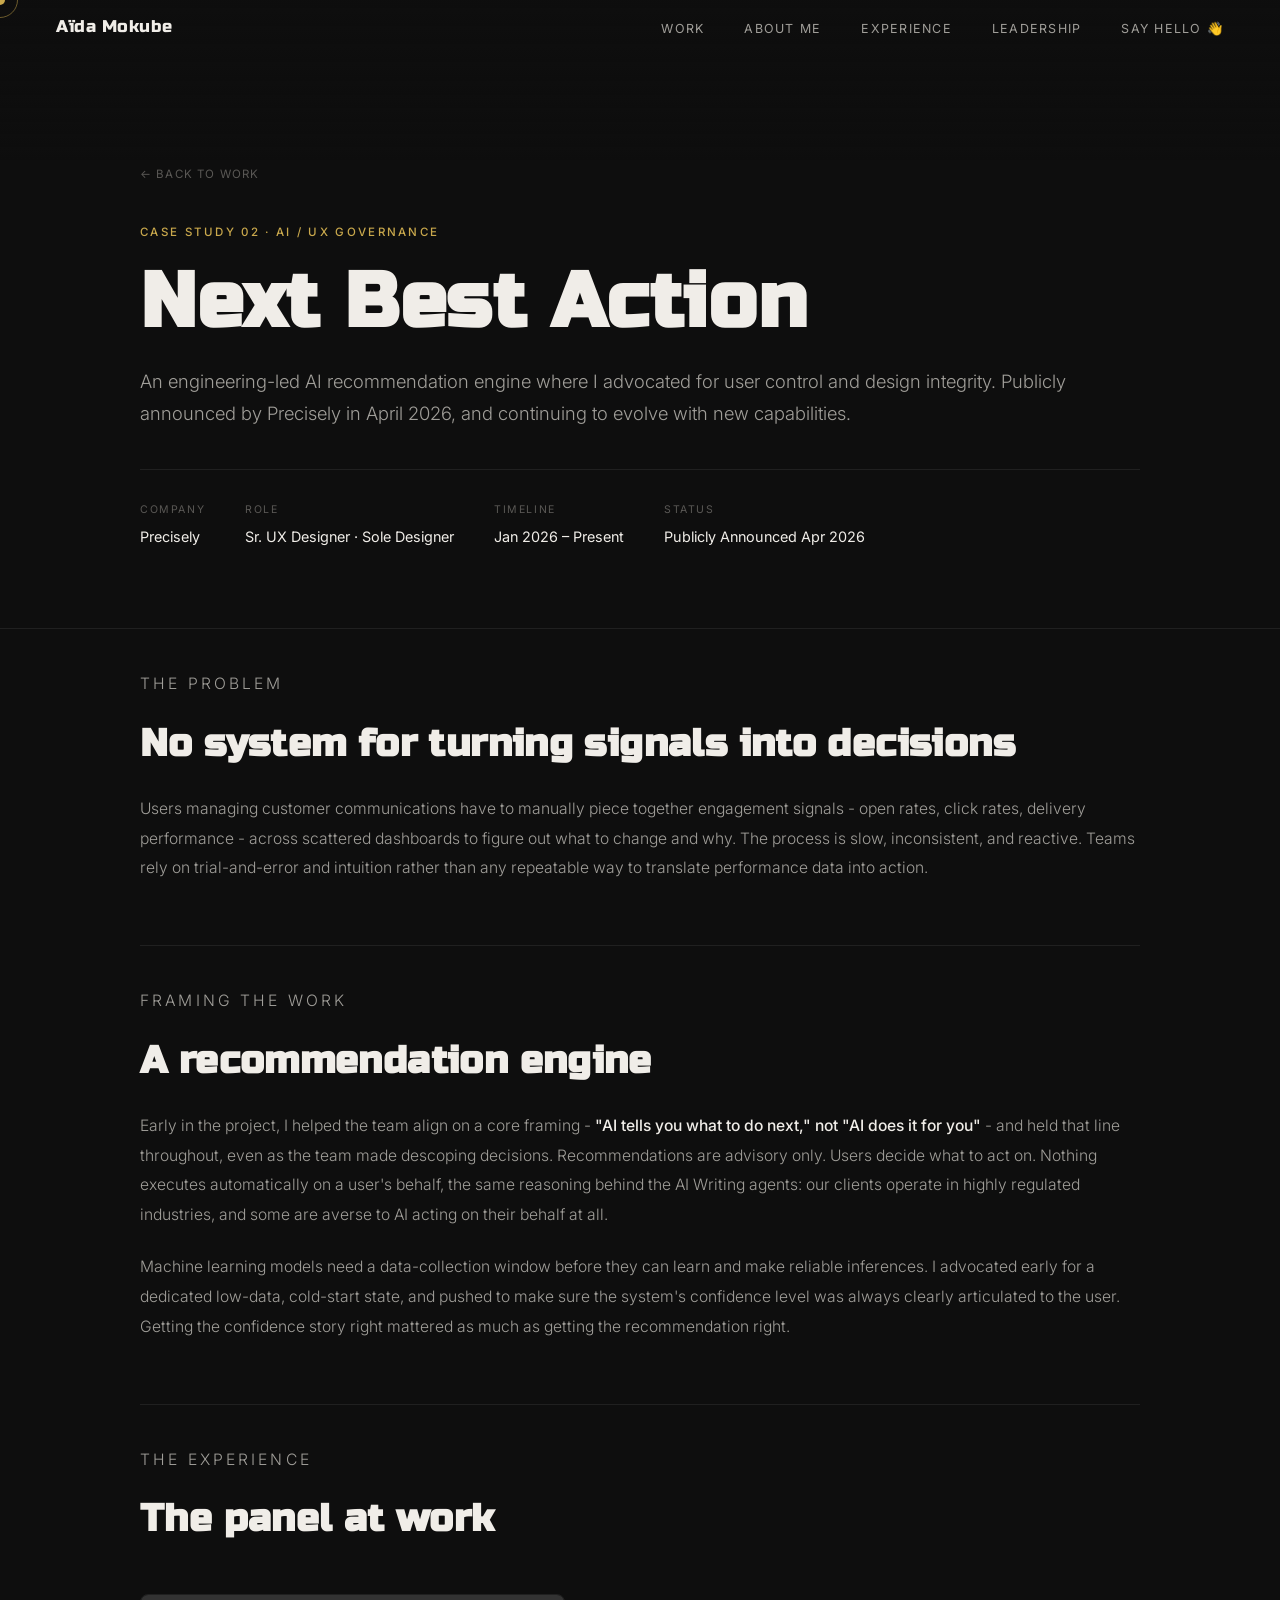
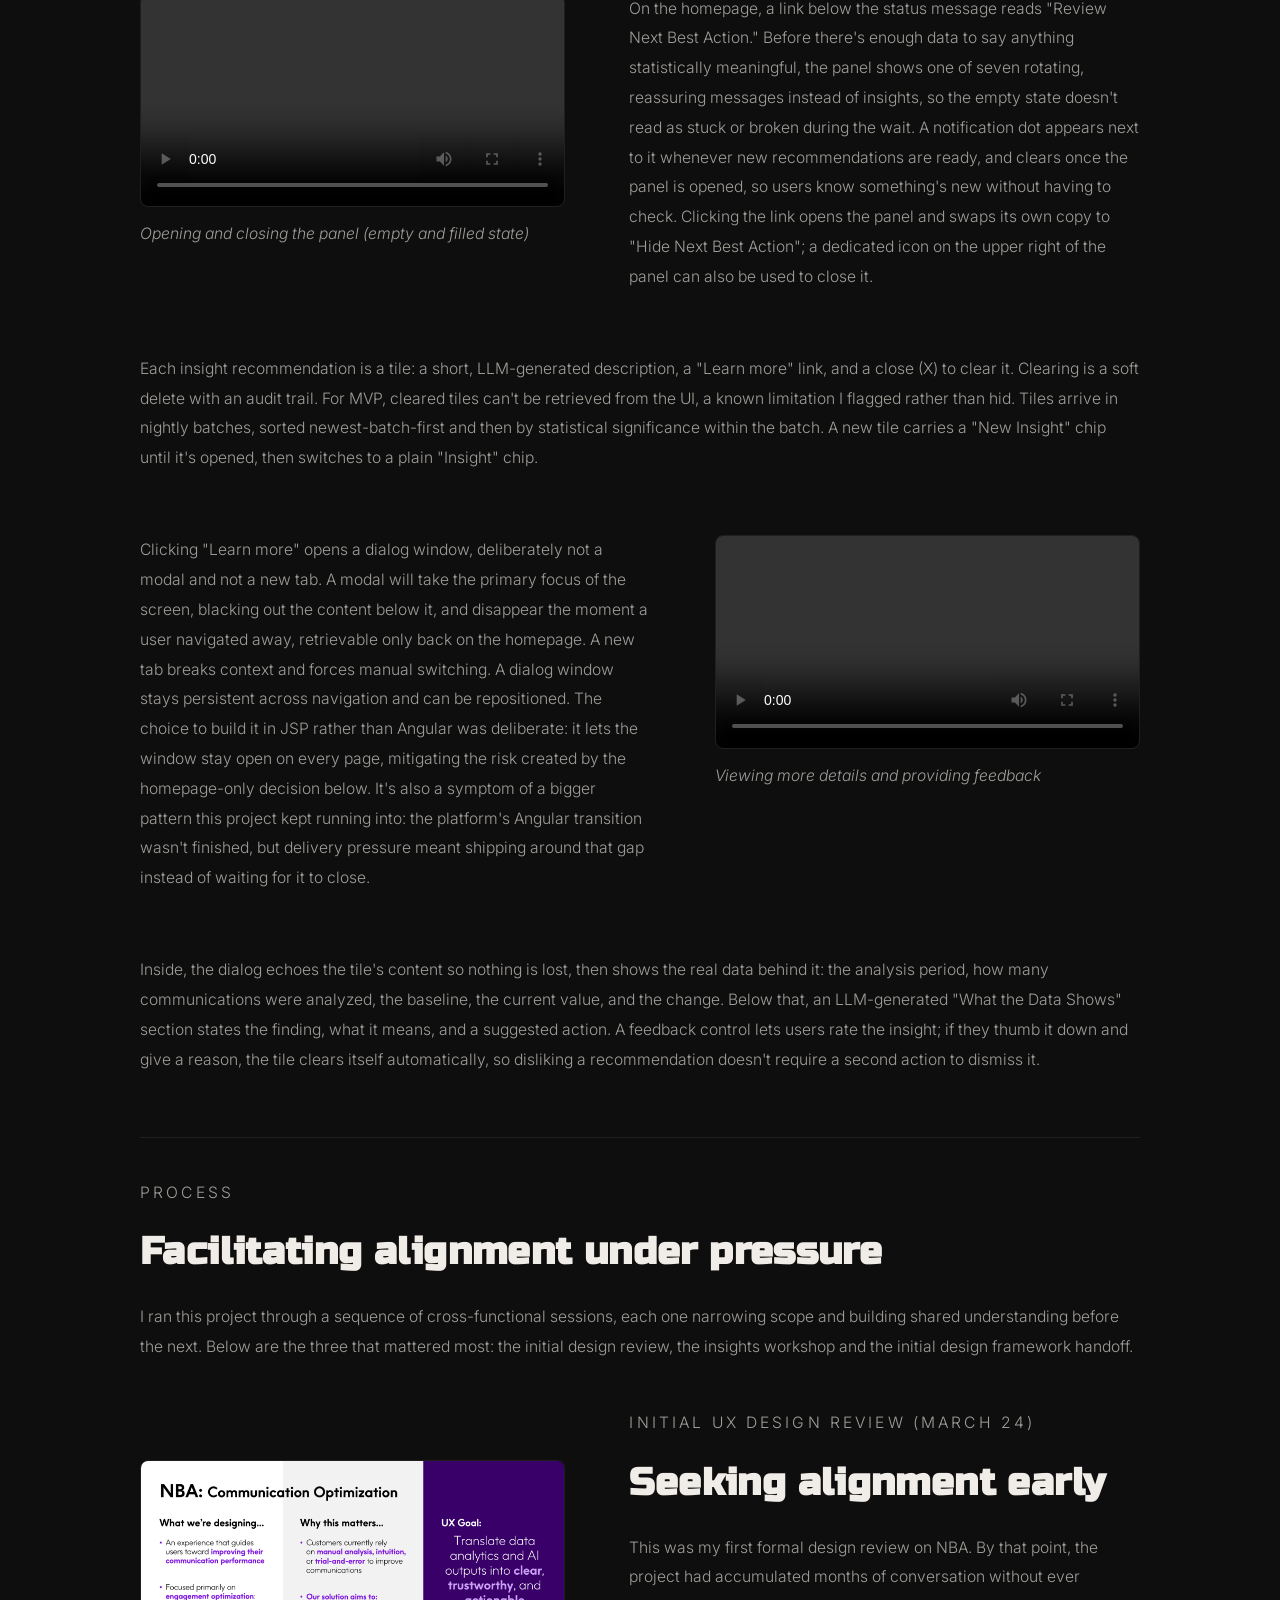
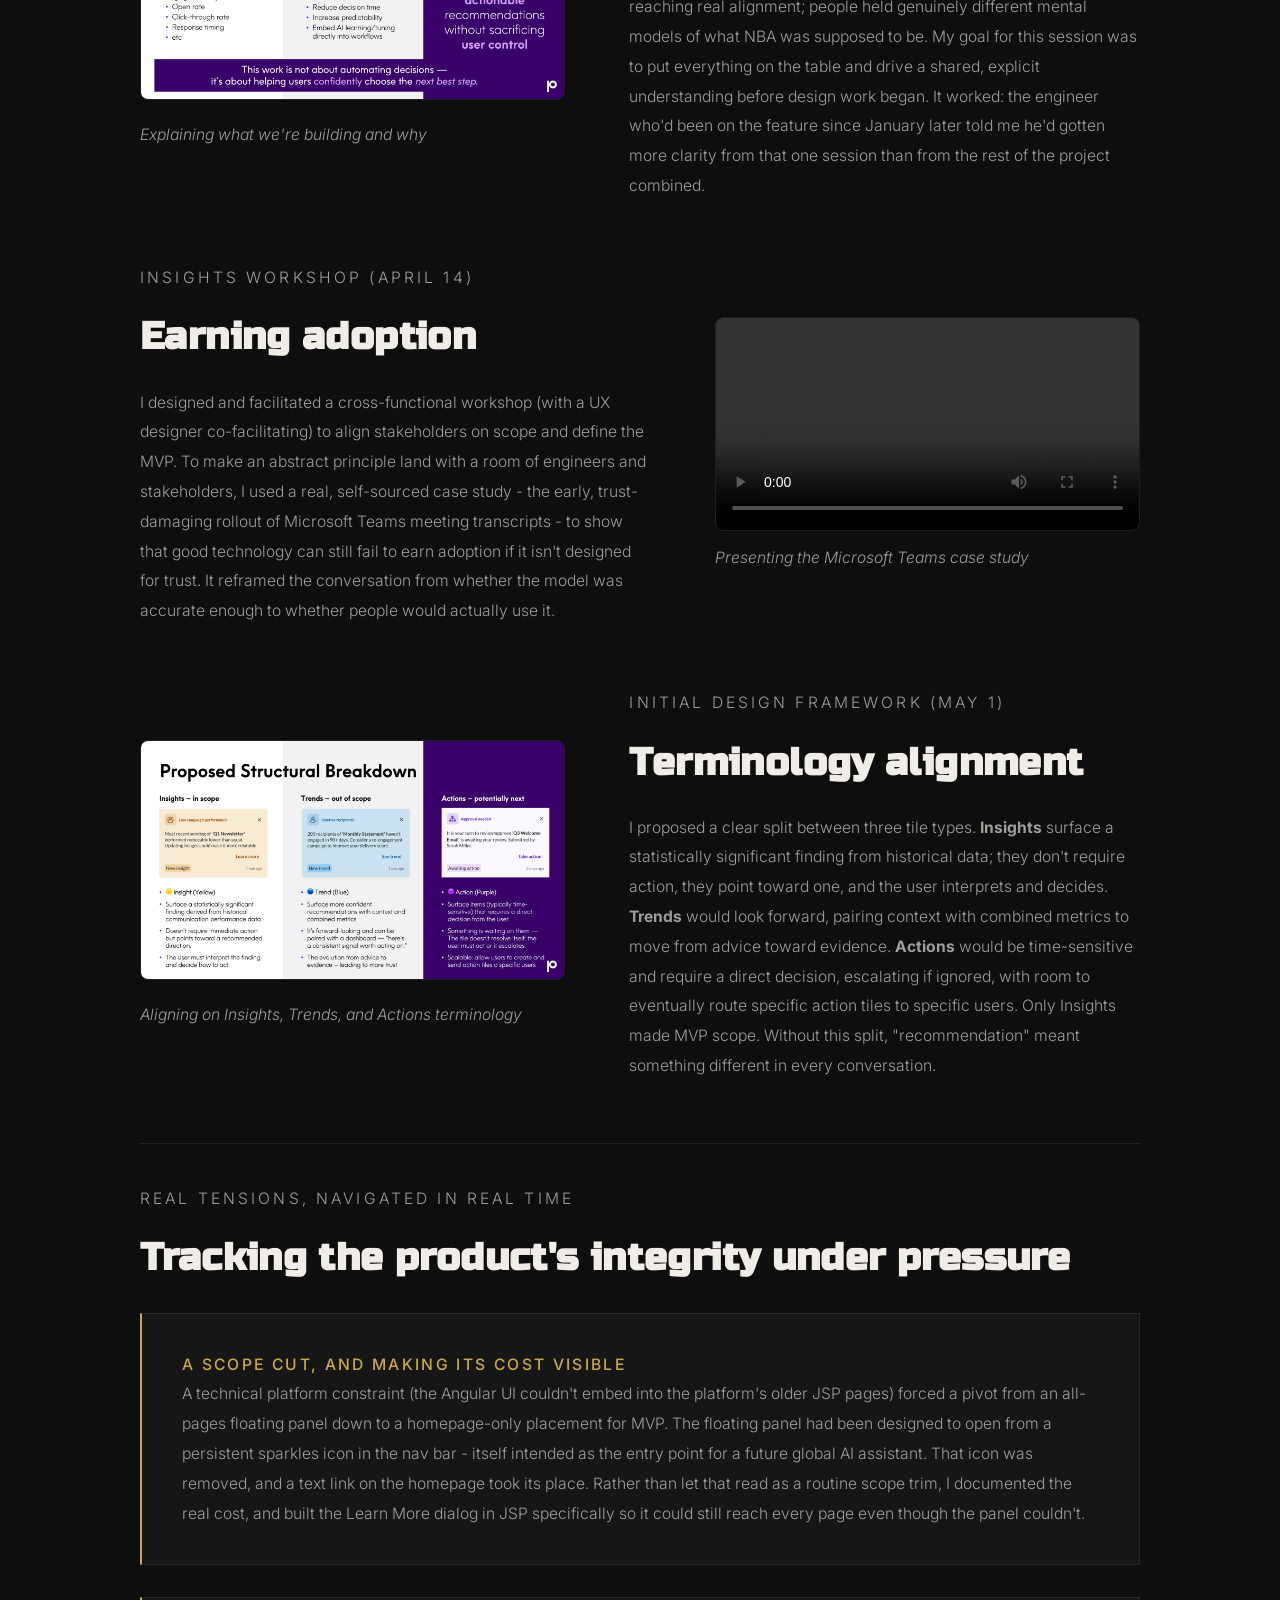
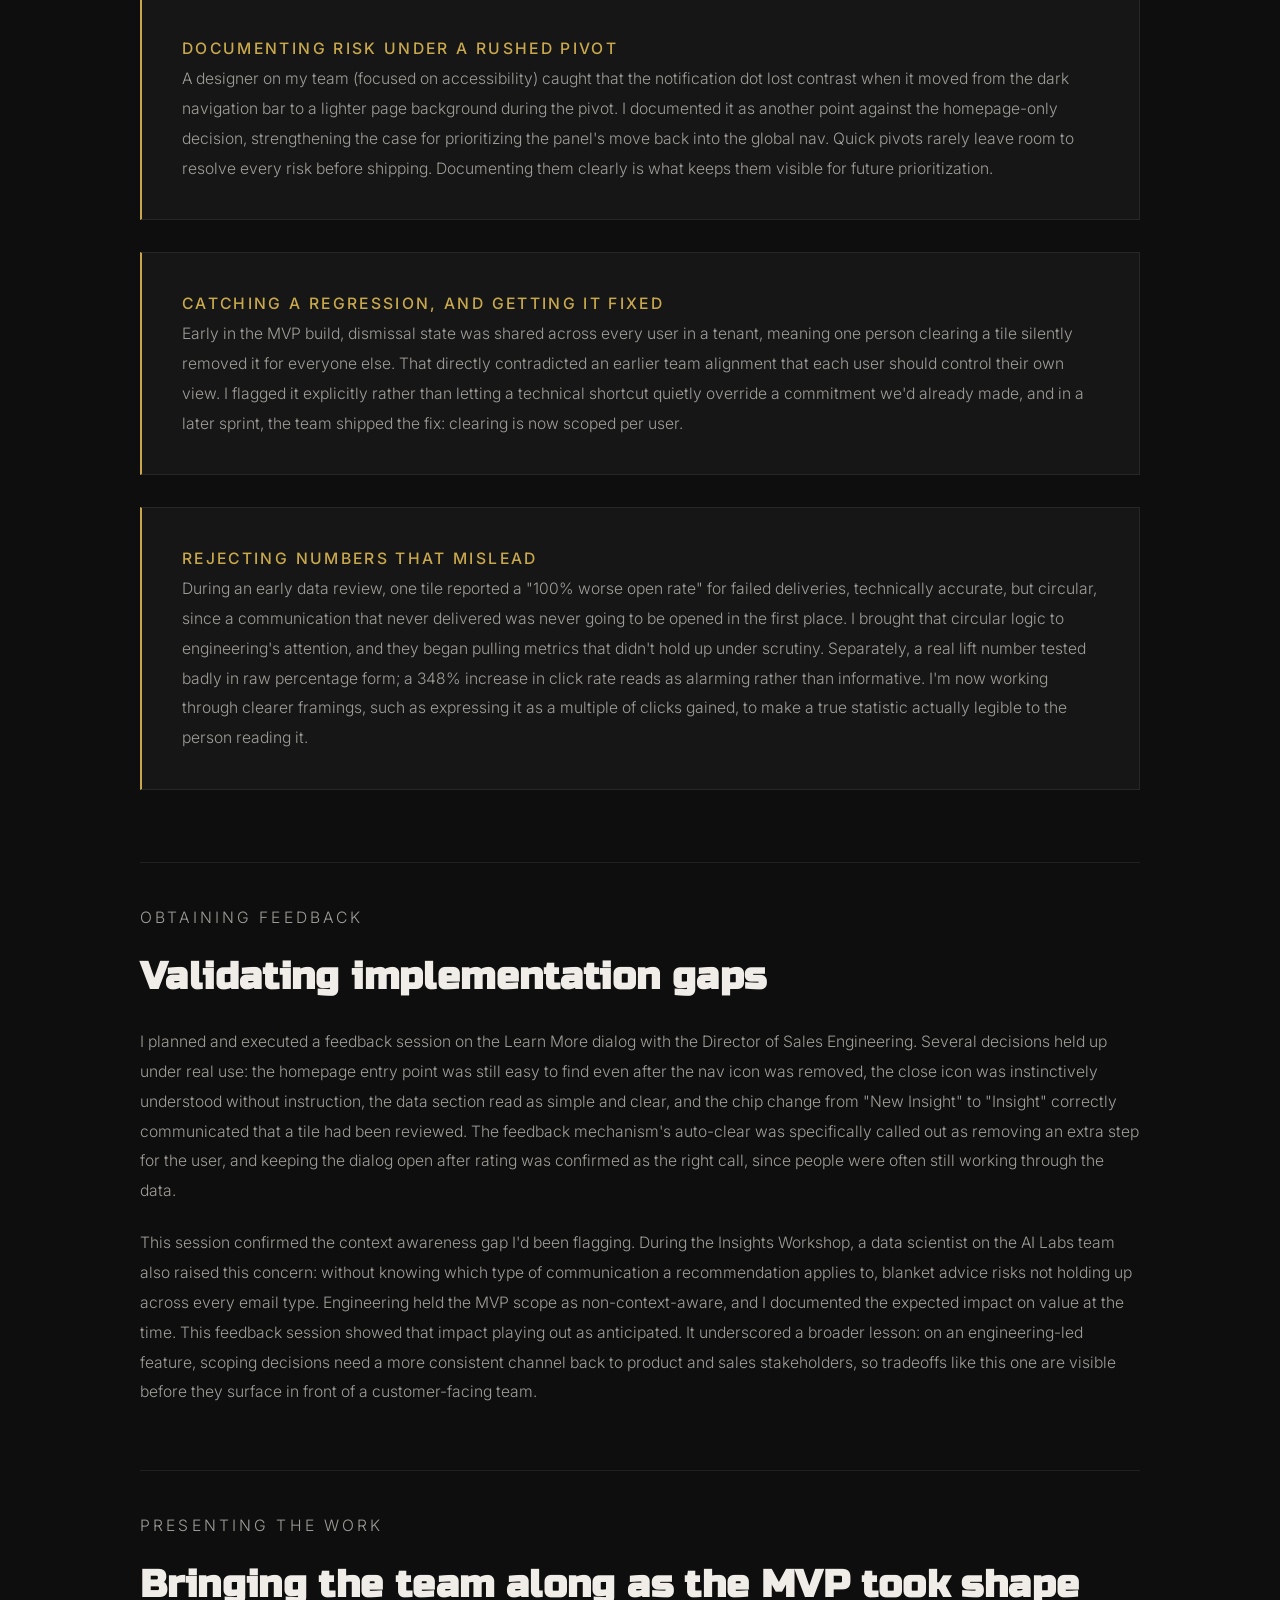
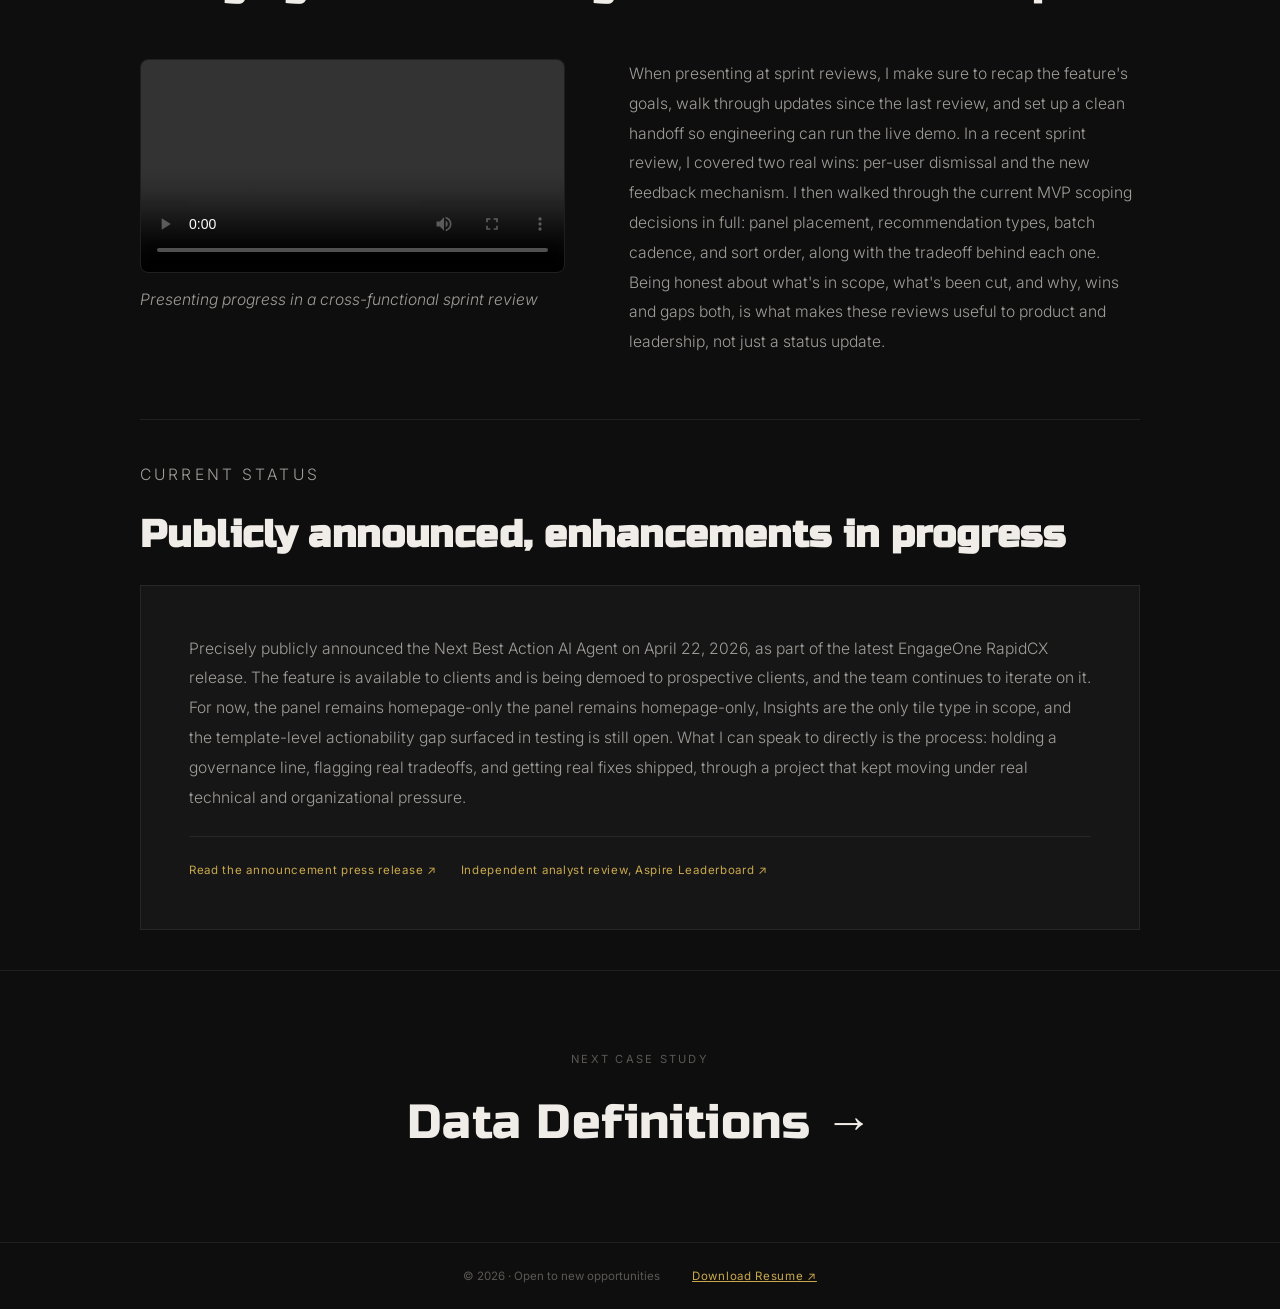
<file: case-studies/next-best-action.html>
<!DOCTYPE html>
<html lang="en">
<head>
<meta charset="UTF-8">
<meta name="viewport" content="width=device-width, initial-scale=1.0">
<title>Next Best Action - Aïda Mokube</title>
<link rel="preconnect" href="https://fonts.googleapis.com">
<link rel="preconnect" href="https://fonts.gstatic.com" crossorigin>
<link href="https://fonts.googleapis.com/css2?family=Russo+One&family=Inter:wght@300;400;500&family=Playfair+Display:ital@1&display=swap" rel="stylesheet">
<link rel="stylesheet" href="../css/shared.css">
<link rel="stylesheet" href="../css/case-study.css">
<style>
.cs-split{display:grid;grid-template-columns:1fr 1.2fr;gap:4rem;align-items:start;padding:2.5rem 0;border-bottom:1px solid var(--border)}
.cs-split.flip{grid-template-columns:1.2fr 1fr}
.cs-split.flip .cs-split-img{order:2}
.cs-split-img img{width:100%;height:auto;border-radius:8px;border:1px solid var(--border)}
.cs-split-img .photo-frame,.photo-frame{width:100%;aspect-ratio:4/3;background:var(--bg3);border:1px solid var(--border);display:flex;align-items:center;justify-content:center;flex-direction:column;gap:1rem}
.cs-split-caption{font-size:.72rem;color:var(--fg3);font-style:italic;margin-top:.75rem;text-align:left}
.cs-split p{font-size:.98rem;color:var(--fg2);line-height:1.9;font-weight:300;margin-bottom:1.4rem}
@media(max-width:900px){
  .cs-split,.cs-split.flip{grid-template-columns:1fr;gap:2rem}
  .cs-split.flip .cs-split-img{order:0}
}
</style>
</head>
<body>

<div id="cursor"></div>
<div id="cursor-ring"></div>

<nav>
  <a href="../index.html" class="nav-name">Aïda Mokube</a>
  <ul class="nav-links">
    <li><a href="../index.html#work">Work</a></li>
    <li><a href="../about.html">About Me</a></li>
    <li><a href="../experience.html">Experience</a></li>
    <li><a href="../leadership.html">Leadership</a></li>
    <li><a href="../index.html#contact">Say hello 👋</a></li>
  </ul>
</nav>

<!-- HERO -->
<div class="cs-hero">
  <div class="cs-hero-inner">
    <a href="../index.html#work" class="cs-hero-back reveal">← Back to work</a>
    <p class="cs-hero-tag reveal">Case Study 02 · AI / UX Governance</p>
    <h1 class="cs-hero-title reveal">Next Best Action</h1>
    <p class="cs-hero-sub reveal">An engineering-led AI recommendation engine where I advocated for user control and design integrity. Publicly announced by Precisely in April 2026, and continuing to evolve with new capabilities.</p>
    <div class="cs-hero-meta reveal">
      <div class="cs-meta-item"><div class="cs-meta-label">Company</div><div class="cs-meta-value">Precisely</div></div>
      <div class="cs-meta-item"><div class="cs-meta-label">Role</div><div class="cs-meta-value">Sr. UX Designer · Sole Designer</div></div>
      <div class="cs-meta-item"><div class="cs-meta-label">Timeline</div><div class="cs-meta-value">Jan 2026 – Present</div></div>
      <div class="cs-meta-item"><div class="cs-meta-label">Status</div><div class="cs-meta-value">Publicly Announced Apr 2026</div></div>
    </div>
  </div>
</div>

<div class="cs-body">

  <!-- PROBLEM -->
  <div class="cs-block reveal">
    <p class="cs-block-tag">The Problem</p>
    <h2 class="cs-block-heading">No system for turning signals into decisions</h2>
    <p>Users managing customer communications have to manually piece together engagement signals - open rates, click rates, delivery performance - across scattered dashboards to figure out what to change and why. The process is slow, inconsistent, and reactive. Teams rely on trial-and-error and intuition rather than any repeatable way to translate performance data into action.</p>
  </div>

  <!-- FRAMING -->
  <div class="cs-block reveal">
    <p class="cs-block-tag">Framing the Work</p>
    <h2 class="cs-block-heading">A recommendation engine</h2>
    <p>Early in the project, I helped the team align on a core framing - <strong>"AI tells you what to do next," not "AI does it for you"</strong> - and held that line throughout, even as the team made descoping decisions. Recommendations are advisory only. Users decide what to act on. Nothing executes automatically on a user's behalf, the same reasoning behind the AI Writing agents: our clients operate in highly regulated industries, and some are averse to AI acting on their behalf at all.</p>
<p>Machine learning models need a data-collection window before they can learn and make reliable inferences. I advocated early for a dedicated low-data, cold-start state, and pushed to make sure the system's confidence level was always clearly articulated to the user. Getting the confidence story right mattered as much as getting the recommendation right.</p>
  </div>

  <!-- THE EXPERIENCE -->
  <div class="cs-block reveal" style="border-bottom:none;padding-bottom:0">
    <p class="cs-block-tag">The Experience</p>
    <h2 class="cs-block-heading">The panel at work</h2>
  </div>
  <div class="cs-split reveal" style="align-items:start;padding-top:1.5rem;border-bottom:none;padding-bottom:0">
    <div class="cs-split-img">
      <video controls style="width:100%;border-radius:8px;border:1px solid var(--border);display:block" src="../videos/NBA_Empty_Entry.mp4"></video>
      <p class="cs-split-caption">Opening and closing the panel (empty and filled state)</p>
    </div>
    <div>
      <p>On the homepage, a link below the status message reads "Review Next Best Action." Before there's enough data to say anything statistically meaningful, the panel shows one of seven rotating, reassuring messages instead of insights, so the empty state doesn't read as stuck or broken during the wait. A notification dot appears next to it whenever new recommendations are ready, and clears once the panel is opened, so users know something's new without having to check. Clicking the link opens the panel and swaps its own copy to "Hide Next Best Action"; a dedicated icon on the upper right of the panel can also be used to close it.</p>
    </div>
  </div>

  <div class="cs-block reveal" style="border-bottom:none;padding-bottom:0">
    <p>Each insight recommendation is a tile: a short, LLM-generated description, a "Learn more" link, and a close (X) to clear it. Clearing is a soft delete with an audit trail. For MVP, cleared tiles can't be retrieved from the UI, a known limitation I flagged rather than hid. Tiles arrive in nightly batches, sorted newest-batch-first and then by statistical significance within the batch. A new tile carries a "New Insight" chip until it's opened, then switches to a plain "Insight" chip.</p>
  </div>

  <!-- LEARN MORE DIALOG -->
  <div class="cs-split flip reveal" style="border-bottom:none;padding-bottom:0">
    <div class="cs-split-img">
      <video controls style="width:100%;border-radius:8px;border:1px solid var(--border);display:block" src="../videos/NBA_Window_Feedback.mp4"></video>
      <p class="cs-split-caption">Viewing more details and providing feedback</p>
    </div>
    <div>
      <p>Clicking "Learn more" opens a dialog window, deliberately not a modal and not a new tab. A modal will take the primary focus of the screen, blacking out the content below it, and disappear the moment a user navigated away, retrievable only back on the homepage. A new tab breaks context and forces manual switching. A dialog window stays persistent across navigation and can be repositioned. The choice to build it in JSP rather than Angular was deliberate: it lets the window stay open on every page, mitigating the risk created by the homepage-only decision below. It's also a symptom of a bigger pattern this project kept running into: the platform's Angular transition wasn't finished, but delivery pressure meant shipping around that gap instead of waiting for it to close.</p>
    </div>
  </div>

  <div class="cs-block reveal">
    <p>Inside, the dialog echoes the tile's content so nothing is lost, then shows the real data behind it: the analysis period, how many communications were analyzed, the baseline, the current value, and the change. Below that, an LLM-generated "What the Data Shows" section states the finding, what it means, and a suggested action. A feedback control lets users rate the insight; if they thumb it down and give a reason, the tile clears itself automatically, so disliking a recommendation doesn't require a second action to dismiss it.</p>
  </div>

  <!-- PROCESS INTRO -->
  <div class="cs-block reveal" style="border-bottom:none;padding-bottom:0">
    <p class="cs-block-tag">Process</p>
    <h2 class="cs-block-heading">Facilitating alignment under pressure</h2>
    <p>I ran this project through a sequence of cross-functional sessions, each one narrowing scope and building shared understanding before the next. Below are the three that mattered most: the initial design review, the insights workshop and the initial design framework handoff.</p>
  </div>

  <!-- MARCH 24 DESIGN REVIEW -->
  <div class="cs-split reveal" style="padding-top:1.5rem;border-bottom:none;padding-bottom:0;align-items:center">
    <div class="cs-split-img">
      <img src="../images/NBA_March24.png" style="width:100%;height:auto;border-radius:8px;border:1px solid var(--border)" alt="Explaining what NBA is and why, March 24 design review">
      <p class="cs-split-caption">Explaining what we're building and why</p>
    </div>
    <div>
      <p class="cs-block-tag">Initial UX Design Review (March 24)</p>
      <h2 class="cs-block-heading">Seeking alignment early</h2>
      <p>This was my first formal design review on NBA. By that point, the project had accumulated months of conversation without ever reaching real alignment; people held genuinely different mental models of what NBA was supposed to be. My goal for this session was to put everything on the table and drive a shared, explicit understanding before design work began. It worked: the engineer who'd been on the feature since January later told me he'd gotten more clarity from that one session than from the rest of the project combined.</p>
    </div>
  </div>

  <!-- INSIGHTS WORKSHOP -->
  <div class="cs-split flip reveal" style="border-bottom:none;padding-bottom:0;align-items:center">
    <div class="cs-split-img">
      <video controls style="width:100%;border-radius:8px;border:1px solid var(--border);display:block" src="../videos/NBA_TeamsCase.mp4"></video>
      <p class="cs-split-caption">Presenting the Microsoft Teams case study</p>
    </div>
    <div>
      <p class="cs-block-tag">Insights Workshop (April 14)</p>
      <h2 class="cs-block-heading">Earning adoption</h2>
      <p>I designed and facilitated a cross-functional workshop (with a UX designer co-facilitating) to align stakeholders on scope and define the MVP. To make an abstract principle land with a room of engineers and stakeholders, I used a real, self-sourced case study - the early, trust-damaging rollout of Microsoft Teams meeting transcripts - to show that good technology can still fail to earn adoption if it isn't designed for trust. It reframed the conversation from whether the model was accurate enough to whether people would actually use it.</p>
    </div>
  </div>

  <!-- MAY 1 TILE TYPES -->
  <div class="cs-split reveal" style="align-items:center">
    <div class="cs-split-img">
      <img src="../images/NBA_TileType.png" style="width:100%;height:auto;border-radius:8px;border:1px solid var(--border)" alt="Aligning on Insights, Trends, and Actions terminology">
      <p class="cs-split-caption">Aligning on Insights, Trends, and Actions terminology</p>
    </div>
    <div>
      <p class="cs-block-tag">Initial Design Framework (May 1)</p>
      <h2 class="cs-block-heading">Terminology alignment</h2>
      <p>I proposed a clear split between three tile types. <strong>Insights</strong> surface a statistically significant finding from historical data; they don't require action, they point toward one, and the user interprets and decides. <strong>Trends</strong> would look forward, pairing context with combined metrics to move from advice toward evidence. <strong>Actions</strong> would be time-sensitive and require a direct decision, escalating if ignored, with room to eventually route specific action tiles to specific users. Only Insights made MVP scope. Without this split, "recommendation" meant something different in every conversation.</p>
    </div>
  </div>

  <!-- TENSIONS NAVIGATED -->
  <div class="cs-block reveal">
    <p class="cs-block-tag">Real Tensions, Navigated in Real Time</p>
    <h2 class="cs-block-heading">Tracking the product's integrity under pressure</h2>

    <div class="tension-block">
      <p class="tension-label"><strong>A scope cut, and making its cost visible</strong></p>
      <p>A technical platform constraint (the Angular UI couldn't embed into the platform's older JSP pages) forced a pivot from an all-pages floating panel down to a homepage-only placement for MVP. The floating panel had been designed to open from a persistent sparkles icon in the nav bar - itself intended as the entry point for a future global AI assistant. That icon was removed, and a text link on the homepage took its place. Rather than let that read as a routine scope trim, I documented the real cost, and built the Learn More dialog in JSP specifically so it could still reach every page even though the panel couldn't.</p>
    </div>

   <div class="tension-block">
      <p class="tension-label"><strong>Documenting risk under a rushed pivot</strong></p>
      <p>A designer on my team (focused on accessibility) caught that the notification dot lost contrast when it moved from the dark navigation bar to a lighter page background during the pivot. I documented it as another point against the homepage-only decision, strengthening the case for prioritizing the panel's move back into the global nav. Quick pivots rarely leave room to resolve every risk before shipping. Documenting them clearly is what keeps them visible for future prioritization.</p>
    </div>

    <div class="tension-block">
      <p class="tension-label"><strong>Catching a regression, and getting it fixed</strong></p>
      <p>Early in the MVP build, dismissal state was shared across every user in a tenant, meaning one person clearing a tile silently removed it for everyone else. That directly contradicted an earlier team alignment that each user should control their own view. I flagged it explicitly rather than letting a technical shortcut quietly override a commitment we'd already made, and in a later sprint, the team shipped the fix: clearing is now scoped per user.</p>
    </div>

    <div class="tension-block">
      <p class="tension-label"><strong>Rejecting numbers that mislead</strong></p>
      <p>During an early data review, one tile reported a "100% worse open rate" for failed deliveries, technically accurate, but circular, since a communication that never delivered was never going to be opened in the first place. I brought that circular logic to engineering's attention, and they began pulling metrics that didn't hold up under scrutiny. Separately, a real lift number tested badly in raw percentage form; a 348% increase in click rate reads as alarming rather than informative. I'm now working through clearer framings, such as expressing it as a multiple of clicks gained, to make a true statistic actually legible to the person reading it.</p>
    </div>
  </div>

  <!-- OBTAINING FEEDBACK -->
  <div class="cs-block reveal">
    <p class="cs-block-tag">Obtaining feedback</p>
    <h2 class="cs-block-heading">Validating implementation gaps</h2>
    <p>I planned and executed a feedback session on the Learn More dialog with the Director of Sales Engineering. Several decisions held up under real use: the homepage entry point was still easy to find even after the nav icon was removed, the close icon was instinctively understood without instruction, the data section read as simple and clear, and the chip change from "New Insight" to "Insight" correctly communicated that a tile had been reviewed. The feedback mechanism's auto-clear was specifically called out as removing an extra step for the user, and keeping the dialog open after rating was confirmed as the right call, since people were often still working through the data.</p>
    <p>This session confirmed the context awareness gap I'd been flagging. During the Insights Workshop, a data scientist on the AI Labs team also raised this concern: without knowing which type of communication a recommendation applies to, blanket advice risks not holding up across every email type. Engineering held the MVP scope as non-context-aware, and I documented the expected impact on value at the time. This feedback session showed that impact playing out as anticipated. It underscored a broader lesson: on an engineering-led feature, scoping decisions need a more consistent channel back to product and sales stakeholders, so tradeoffs like this one are visible before they surface in front of a customer-facing team.</p>
  </div>

  <!-- PRESENTING THE WORK -->
  <div class="cs-block reveal" style="border-bottom:none;padding-bottom:0">
    <p class="cs-block-tag">Presenting the Work</p>
    <h2 class="cs-block-heading">Bringing the team along as the MVP took shape</h2>
  </div>
  <div class="cs-split reveal" style="padding-top:1.5rem">
    <div class="cs-split-img">
      <video controls style="width:100%;border-radius:8px;border:1px solid var(--border);display:block" src="../videos/NBA_Recent_Sprint2.mp4"></video>
      <p class="cs-split-caption">Presenting progress in a cross-functional sprint review</p>
    </div>
    <div>
      <p>When presenting at sprint reviews, I make sure to recap the feature's goals, walk through updates since the last review, and set up a clean handoff so engineering can run the live demo. In a recent sprint review, I covered two real wins: per-user dismissal and the new feedback mechanism. I then walked through the current MVP scoping decisions in full: panel placement, recommendation types, batch cadence, and sort order, along with the tradeoff behind each one. Being honest about what's in scope, what's been cut, and why, wins and gaps both, is what makes these reviews useful to product and leadership, not just a status update.</p>
    </div>
  </div>

  <!-- CURRENT STATUS -->
  <div class="cs-block reveal">
    <p class="cs-block-tag">Current Status</p>
    <h2 class="cs-block-heading">Publicly announced, enhancements in progress</h2>
    <div class="outcome-block">
      <p>Precisely publicly announced the Next Best Action AI Agent on April 22, 2026, as part of the latest EngageOne RapidCX release. The feature is available to clients and is being demoed to prospective clients, and the team continues to iterate on it. For now, the panel remains homepage-only the panel remains homepage-only, Insights are the only tile type in scope, and the template-level actionability gap surfaced in testing is still open. What I can speak to directly is the process: holding a governance line, flagging real tradeoffs, and getting real fixes shipped, through a project that kept moving under real technical and organizational pressure.</p>
      <div class="cs-citations">
        <a href="https://www.precisely.com/press-release/precisely-engageone-rapidcx-spring/" class="cs-citation-link" target="_blank" rel="noopener">Read the announcement press release ↗</a>
        <a href="https://www.aspireleaderboard.com/review-of-precisely" class="cs-citation-link" target="_blank" rel="noopener">Independent analyst review, Aspire Leaderboard ↗</a>
      </div>
    </div>
  </div>

</div>

<div class="cs-next">
  <p class="cs-next-label">Next case study</p>
  <a href="data-definitions.html" class="cs-next-link">Data Definitions →</a>
</div>

<footer>
  <span class="footer-copy">© 2026 · Open to new opportunities</span>
  <a href="../Aida_Mokube_Resume_Long.pdf" target="_blank" rel="noopener" style="color:var(--gold);text-decoration:underline;font-size:.72rem;letter-spacing:.06em">Download Resume ↗</a>
</footer>

<script src="../js/shared.js"></script>
</body>
</html>
</file>
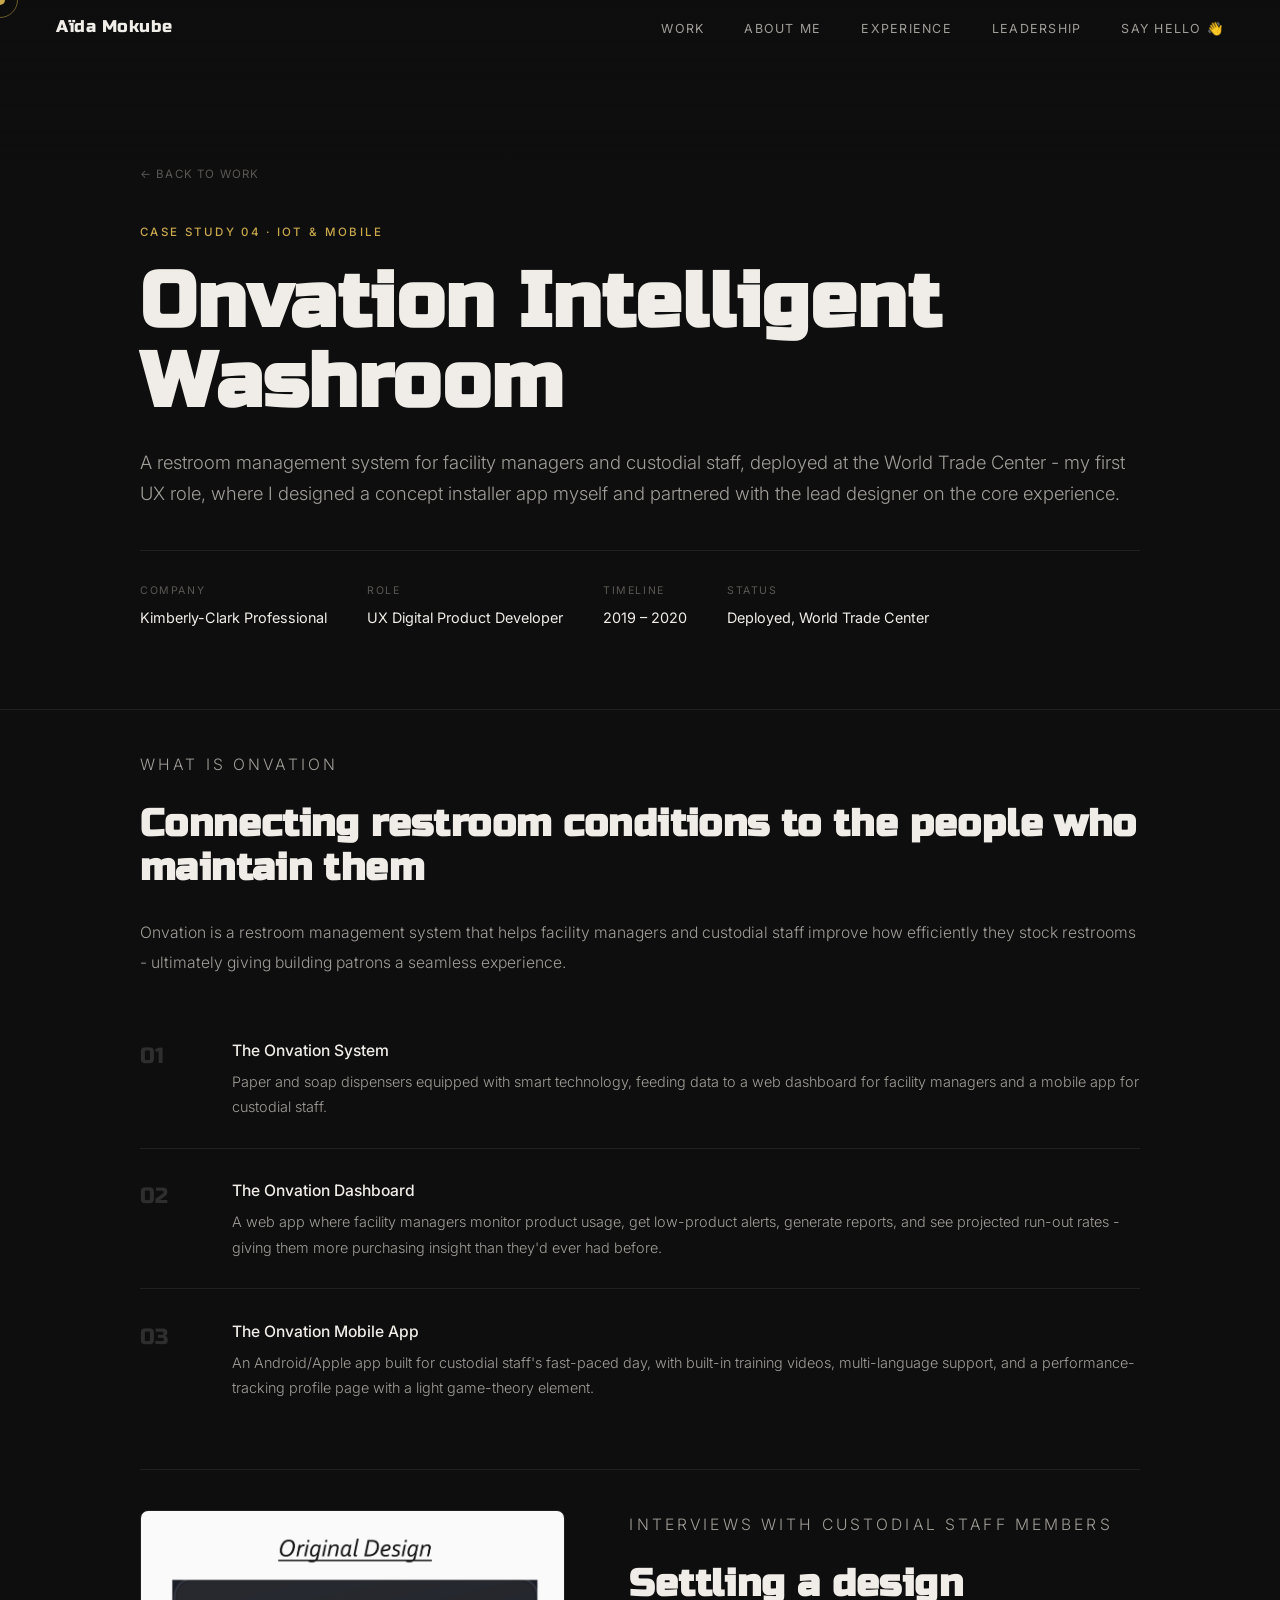
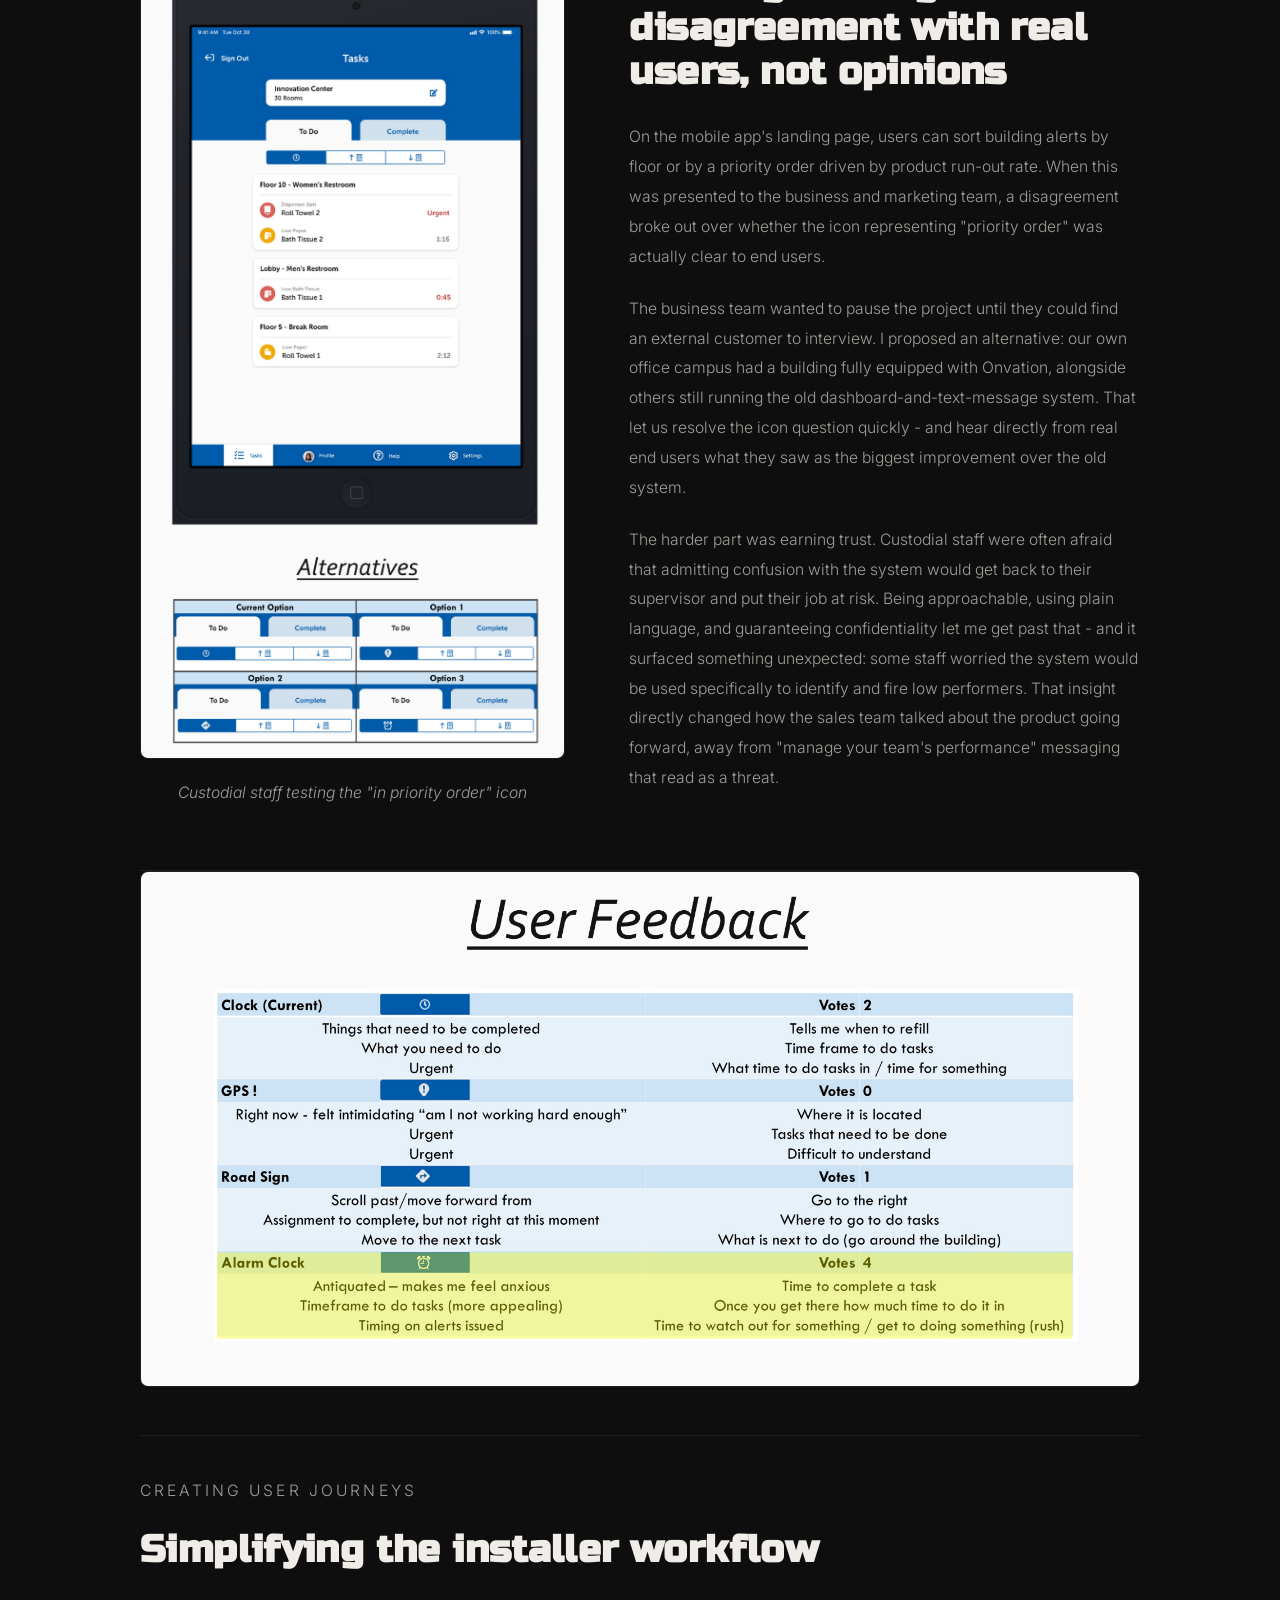
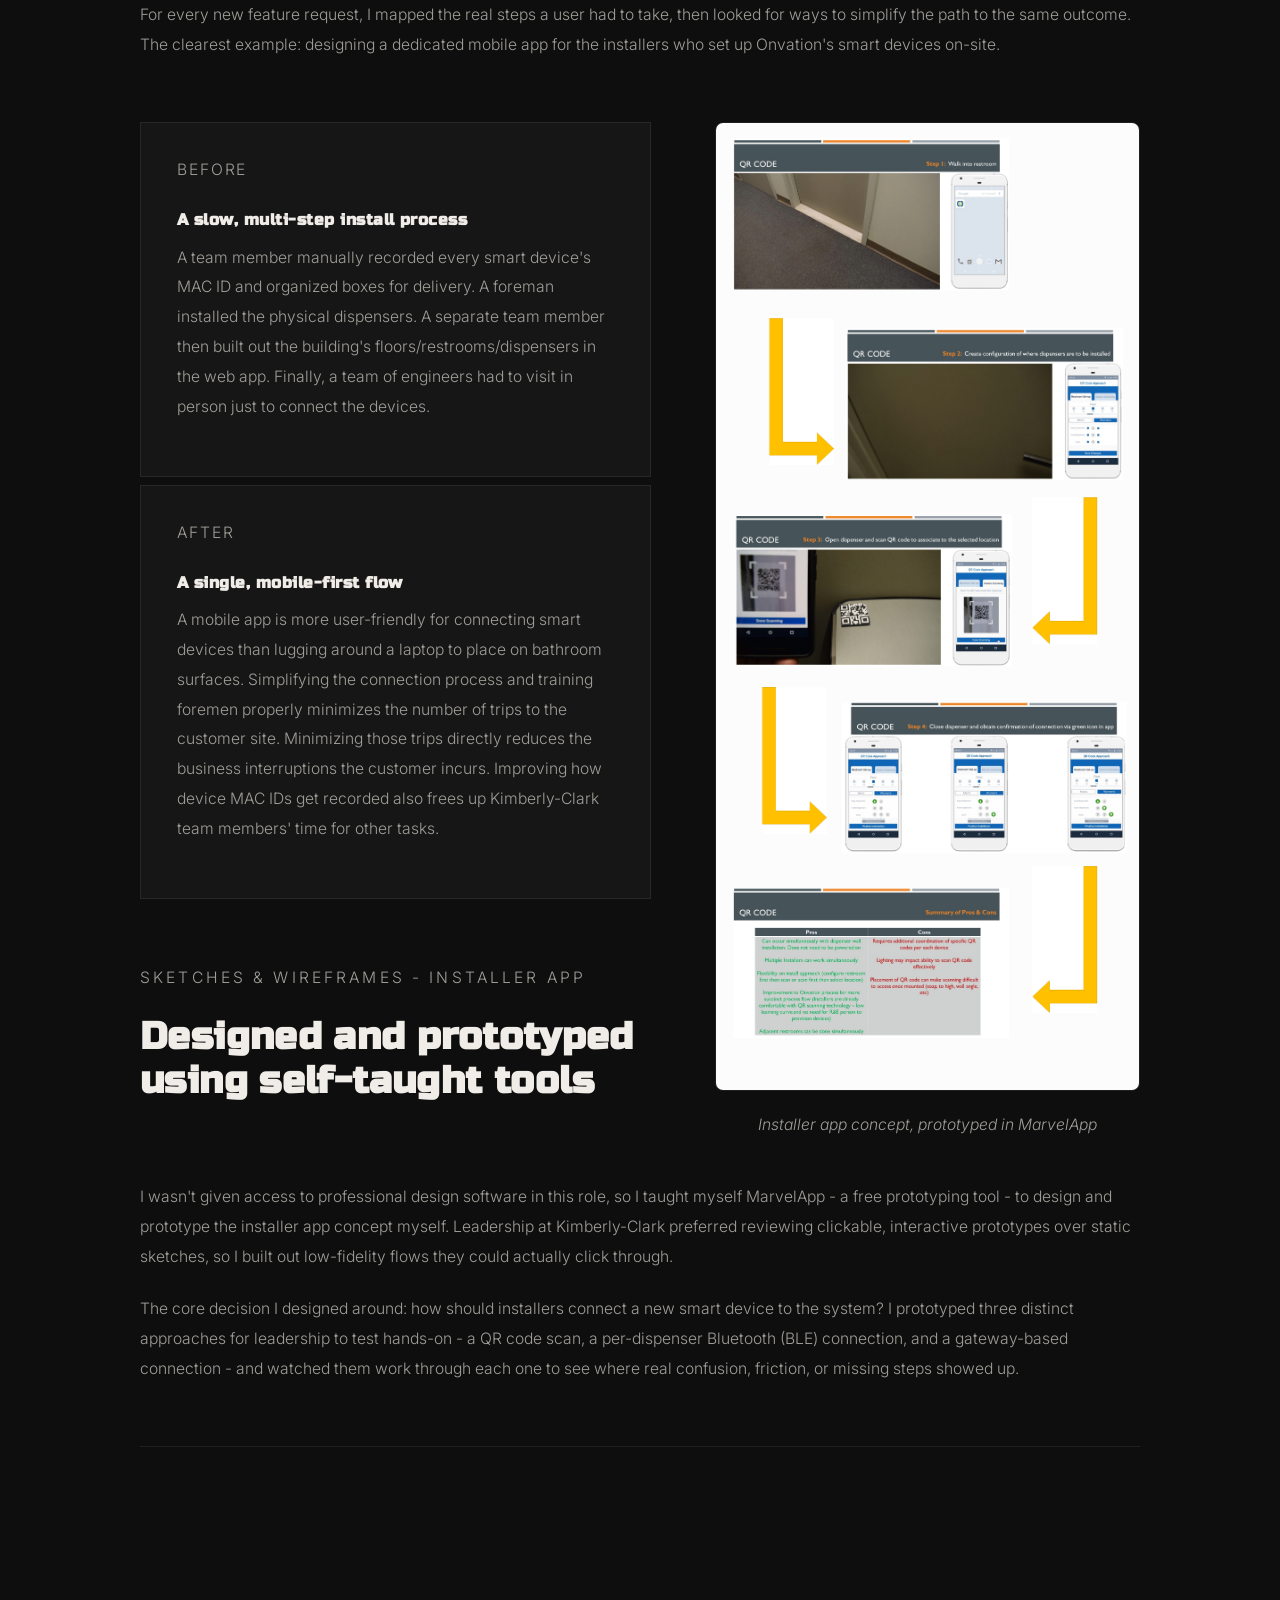
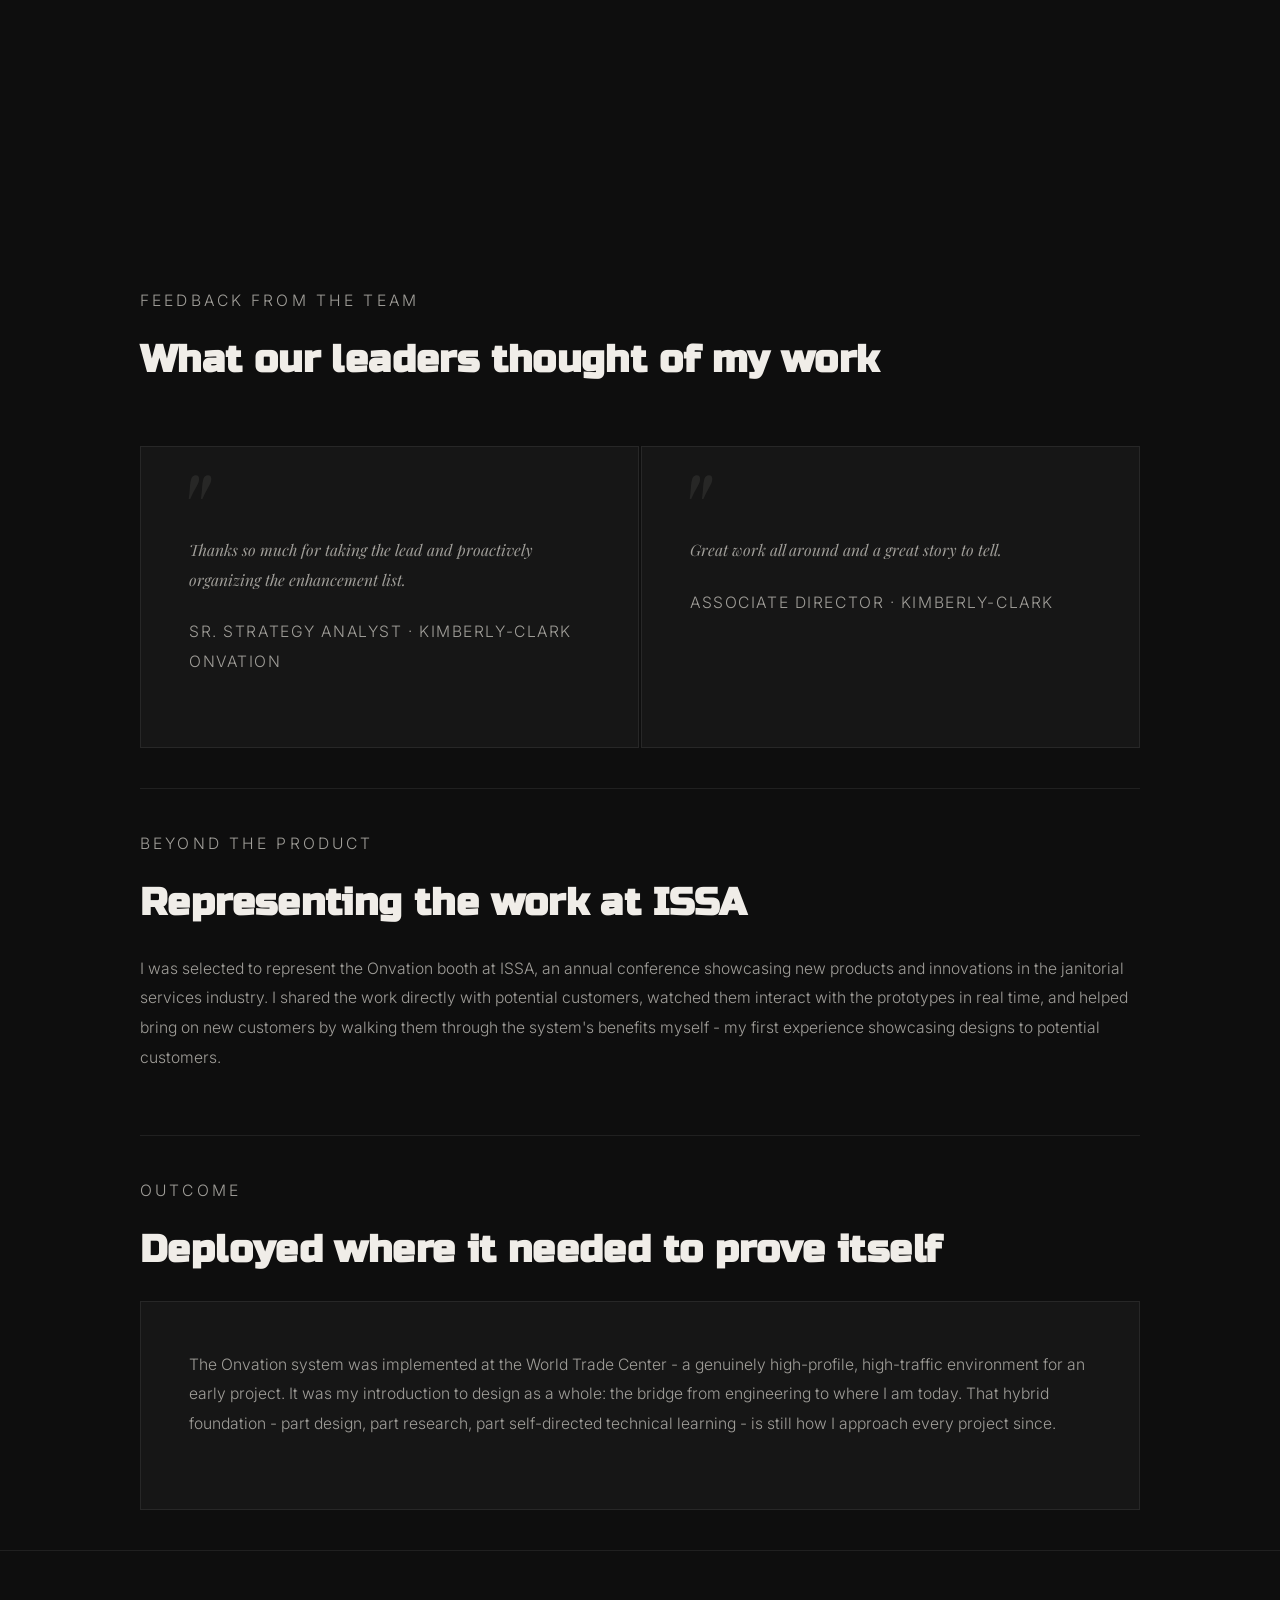
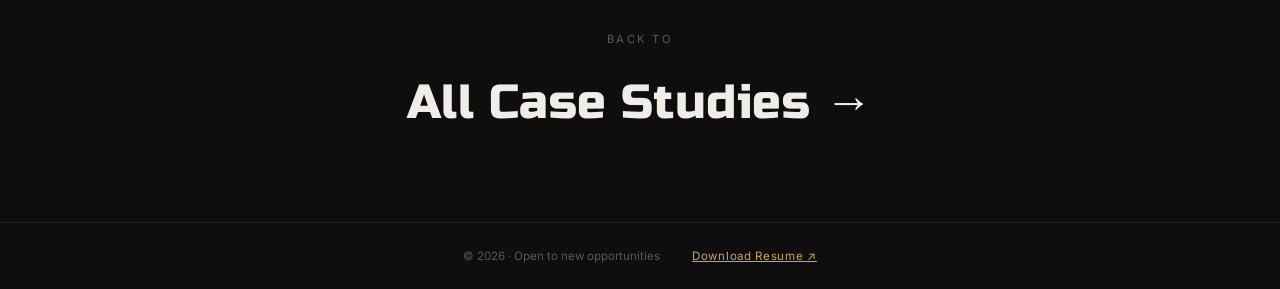
<file: case-studies/onvation.html>
<!DOCTYPE html>
<html lang="en">
<head>
<meta charset="UTF-8">
<meta name="viewport" content="width=device-width, initial-scale=1.0">
<title>Onvation - Aïda Mokube</title>
<link rel="preconnect" href="https://fonts.googleapis.com">
<link rel="preconnect" href="https://fonts.gstatic.com" crossorigin>
<link href="https://fonts.googleapis.com/css2?family=Russo+One&family=Inter:wght@300;400;500&family=Playfair+Display:ital@1&display=swap" rel="stylesheet">
<link rel="stylesheet" href="../css/shared.css">
<link rel="stylesheet" href="../css/case-study.css">
<style>
/* TWO-COLUMN IMAGE SECTIONS - one consistent pattern for the whole page */
.cs-split{display:grid;grid-template-columns:1fr 1.2fr;gap:4rem;align-items:start;padding:2.5rem 0;border-bottom:1px solid var(--border)}
.cs-split.flip{grid-template-columns:1.2fr 1fr}
.cs-split.flip .cs-split-img{order:2}
.cs-split-img img{width:100%;height:auto;border-radius:8px;border:1px solid var(--border)}
.cs-split-caption{font-size:.72rem;color:var(--fg3);font-style:italic;margin-top:.75rem;text-align:center}
.cs-split p{font-size:.98rem;color:var(--fg2);line-height:1.9;font-weight:300;margin-bottom:1.4rem}
@media(max-width:900px){
  .cs-split,.cs-split.flip{grid-template-columns:1fr;gap:2rem}
  .cs-split.flip .cs-split-img{order:0}
}
/* Onvation-only: 2-column Before/After (scoped locally, doesn't affect shared .process-steps elsewhere) */
.ov-before-after{display:flex;flex-direction:column;gap:8px}
@media(max-width:900px){.ov-before-after{grid-template-columns:1fr}}
</style>
</head>
<body>

<div id="cursor"></div>
<div id="cursor-ring"></div>

<nav>
  <a href="../index.html" class="nav-name">Aïda Mokube</a>
  <ul class="nav-links">
    <li><a href="../index.html#work">Work</a></li>
    <li><a href="../about.html">About Me</a></li>
    <li><a href="../experience.html">Experience</a></li>
    <li><a href="../leadership.html">Leadership</a></li>
    <li><a href="../index.html#contact">Say hello 👋</a></li>
  </ul>
</nav>

<!-- HERO -->
<div class="cs-hero">
  <div class="cs-hero-inner">
    <a href="../index.html#work" class="cs-hero-back reveal">← Back to work</a>
    <p class="cs-hero-tag reveal">Case Study 04 · IoT &amp; Mobile</p>
    <h1 class="cs-hero-title reveal">Onvation Intelligent Washroom</h1>
    <p class="cs-hero-sub reveal">A restroom management system for facility managers and custodial staff, deployed at the World Trade Center - my first UX role, where I designed a concept installer app myself and partnered with the lead designer on the core experience.</p>
    <div class="cs-hero-meta reveal">
      <div class="cs-meta-item"><div class="cs-meta-label">Company</div><div class="cs-meta-value">Kimberly-Clark Professional</div></div>
      <div class="cs-meta-item"><div class="cs-meta-label">Role</div><div class="cs-meta-value">UX Digital Product Developer</div></div>
      <div class="cs-meta-item"><div class="cs-meta-label">Timeline</div><div class="cs-meta-value">2019 – 2020</div></div>
      <div class="cs-meta-item"><div class="cs-meta-label">Status</div><div class="cs-meta-value">Deployed, World Trade Center</div></div>
    </div>
  </div>
</div>

<div class="cs-body">

  <!-- WHAT IS ONVATION -->
  <div class="cs-block reveal">
    <p class="cs-block-tag">What Is Onvation</p>
    <h2 class="cs-block-heading">Connecting restroom conditions to the people who maintain them</h2>
    <p>Onvation is a restroom management system that helps facility managers and custodial staff improve how efficiently they stock restrooms - ultimately giving building patrons a seamless experience.</p>
    <div class="principles-list">
      <div class="principle-item">
        <span class="principle-num">01</span>
        <div class="principle-text"><strong>The Onvation System</strong><span>Paper and soap dispensers equipped with smart technology, feeding data to a web dashboard for facility managers and a mobile app for custodial staff.</span></div>
      </div>
      <div class="principle-item">
        <span class="principle-num">02</span>
        <div class="principle-text"><strong>The Onvation Dashboard</strong><span>A web app where facility managers monitor product usage, get low-product alerts, generate reports, and see projected run-out rates - giving them more purchasing insight than they'd ever had before.</span></div>
      </div>
      <div class="principle-item">
        <span class="principle-num">03</span>
        <div class="principle-text"><strong>The Onvation Mobile App</strong><span>An Android/Apple app built for custodial staff's fast-paced day, with built-in training videos, multi-language support, and a performance-tracking profile page with a light game-theory element.</span></div>
      </div>
    </div>
  </div>

  <!-- ICON SELECTION / CUSTODIAL INTERVIEWS -->
  <div class="cs-split reveal">
    <div class="cs-split-img">
      <img src="../images/onvation_custodial.png" alt="Custodial staff testing the priority-order icon">
      <p class="cs-split-caption">Custodial staff testing the "in priority order" icon</p>
    </div>
    <div>
      <p class="cs-block-tag">Interviews with Custodial Staff Members</p>
      <h2 class="cs-block-heading">Settling a design disagreement with real users, not opinions</h2>
      <p>On the mobile app's landing page, users can sort building alerts by floor or by a priority order driven by product run-out rate. When this was presented to the business and marketing team, a disagreement broke out over whether the icon representing "priority order" was actually clear to end users.</p>
      <p>The business team wanted to pause the project until they could find an external customer to interview. I proposed an alternative: our own office campus had a building fully equipped with Onvation, alongside others still running the old dashboard-and-text-message system. That let us resolve the icon question quickly - and hear directly from real end users what they saw as the biggest improvement over the old system.</p>
      <p>The harder part was earning trust. Custodial staff were often afraid that admitting confusion with the system would get back to their supervisor and put their job at risk. Being approachable, using plain language, and guaranteeing confidentiality let me get past that - and it surfaced something unexpected: some staff worried the system would be used specifically to identify and fire low performers. That insight directly changed how the sales team talked about the product going forward, away from "manage your team's performance" messaging that read as a threat.</p>
    </div>
  </div>
  <img src="../images/onvation_custodial_2.png" alt="Custodial staff testing the priority-order icon, continued" style="width:100%;height:auto;border-radius:8px;border:1px solid var(--border);margin-bottom:2.5rem">

  <!-- USER JOURNEYS -->
  <div class="cs-block reveal" style="border-bottom:none;border-top:1px solid var(--border);padding-top:2.5rem">
    <p class="cs-block-tag">Creating User Journeys</p>
    <h2 class="cs-block-heading">Simplifying the installer workflow</h2>
    <p>For every new feature request, I mapped the real steps a user had to take, then looked for ways to simplify the path to the same outcome. The clearest example: designing a dedicated mobile app for the installers who set up Onvation's smart devices on-site.</p>
  </div>

  <!-- INSTALLER APP / MARVELAPP -->
 <div class="cs-split flip reveal" style="border-bottom:none;padding:0">
    <div class="cs-split-img">
      <img src="../images/onvation_installer.png" alt="Installer app concept, prototyped in MarvelApp">
      <p class="cs-split-caption">Installer app concept, prototyped in MarvelApp</p>
    </div>
    <div>
      <div class="ov-before-after">
        <div class="process-step">
          <p class="process-step-label">Before</p>
          <h4>A slow, multi-step install process</h4>
          <p>A team member manually recorded every smart device's MAC ID and organized boxes for delivery. A foreman installed the physical dispensers. A separate team member then built out the building's floors/restrooms/dispensers in the web app. Finally, a team of engineers had to visit in person just to connect the devices.</p>
        </div>
        <div class="process-step">
          <p class="process-step-label">After</p>
          <h4>A single, mobile-first flow</h4>
          <p>A mobile app is more user-friendly for connecting smart devices than lugging around a laptop to place on bathroom surfaces. Simplifying the connection process and training foremen properly minimizes the number of trips to the customer site. Minimizing those trips directly reduces the business interruptions the customer incurs. Improving how device MAC IDs get recorded also frees up Kimberly-Clark team members' time for other tasks.</p>
        </div>
      </div>
      <p class="cs-block-tag" style="margin-top:4rem">Sketches &amp; Wireframes - Installer App</p>
      <h2 class="cs-block-heading">Designed and prototyped using self-taught tools</h2>
    </div>
  </div>
  <div class="cs-block reveal" style="padding-top:20px">
    <p>I wasn't given access to professional design software in this role, so I taught myself MarvelApp - a free prototyping tool - to design and prototype the installer app concept myself. Leadership at Kimberly-Clark preferred reviewing clickable, interactive prototypes over static sketches, so I built out low-fidelity flows they could actually click through.</p>
    <p>The core decision I designed around: how should installers connect a new smart device to the system? I prototyped three distinct approaches for leadership to test hands-on - a QR code scan, a per-dispenser Bluetooth (BLE) connection, and a gateway-based connection - and watched them work through each one to see where real confusion, friction, or missing steps showed up.</p>
  </div>

  <!-- USER TESTING -->
  <div class="cs-block reveal">
    <p class="cs-block-tag">Conducting User Testing - Phoenix, AZ</p>
    <h2 class="cs-block-heading">Planning and facilitating research on the core app</h2>
    <p>Ahead of on-site Beta testing at customer locations in Arizona, I conducted a training session to get our business and sales teams comfortable demoing the system. Once the business team identified Beta customers, I supported onboarding and stayed in ongoing contact with them to collect feedback - a process that surfaced an unforeseen feature idea that later went into the patent process.</p>
    <p>Once Beta customers had used the system long enough, I assisted in building the user testing plan for interviewing both custodial staff and facility managers. I collaborated with the team in planning the sessions, observed and took notes throughout.</p>
  </div>

  <!-- TESTIMONIALS -->
  <div class="cs-block reveal">
    <p class="cs-block-tag">Feedback From the Team</p>
    <h2 class="cs-block-heading">What our leaders thought of my work</h2>
    <div class="testimonials-grid">
      <div class="testimonial reveal">
        <p class="testimonial-text">Thanks so much for taking the lead and proactively organizing the enhancement list.</p>
        <p class="testimonial-source">Sr. Strategy Analyst · Kimberly-Clark Onvation</p>
      </div>
      <div class="testimonial reveal" style="transition-delay:.1s">
        <p class="testimonial-text">Great work all around and a great story to tell.</p>
        <p class="testimonial-source">Associate Director · Kimberly-Clark</p>
      </div>
    </div>
  </div>

  <!-- ISSA -->
  <div class="cs-block reveal">
    <p class="cs-block-tag">Beyond the Product</p>
    <h2 class="cs-block-heading">Representing the work at ISSA</h2>
    <p>I was selected to represent the Onvation booth at ISSA, an annual conference showcasing new products and innovations in the janitorial services industry. I shared the work directly with potential customers, watched them interact with the prototypes in real time, and helped bring on new customers by walking them through the system's benefits myself - my first experience showcasing designs to potential customers.</p>
  </div>

  <!-- OUTCOME -->
  <div class="cs-block reveal">
    <p class="cs-block-tag">Outcome</p>
    <h2 class="cs-block-heading">Deployed where it needed to prove itself</h2>
    <div class="outcome-block">
      <p>The Onvation system was implemented at the World Trade Center - a genuinely high-profile, high-traffic environment for an early project. It was my introduction to design as a whole: the bridge from engineering to where I am today. That hybrid foundation - part design, part research, part self-directed technical learning - is still how I approach every project since.</p>
    </div>
  </div>

</div>

<div class="cs-next">
  <p class="cs-next-label">Back to</p>
  <a href="../index.html#work" class="cs-next-link">All Case Studies →</a>
</div>

<footer>
  <span class="footer-copy">© 2026 · Open to new opportunities</span>
  <a href="../Aida_Mokube_Resume_Long.pdf" target="_blank" rel="noopener" style="color:var(--gold);text-decoration:underline;font-size:.72rem;letter-spacing:.06em">Download Resume ↗</a>
</footer>

<script src="../js/shared.js"></script>
</body>
</html>
</file>
<file: css/shared.css>
*,*::before,*::after{box-sizing:border-box;margin:0;padding:0}
:root{
  --bg:#0e0e0e;--bg2:#161616;--bg3:#1f1f1f;
  --fg:#f0ede8;--fg2:#a09e99;--fg3:#5a5855;
  --gold:#c9a84c;--gold-dim:rgba(201,168,76,0.12);
  --teal:#4ecdc4;
  --border:rgba(240,237,232,0.08);--border2:rgba(240,237,232,0.15);
  --display:'Russo One',sans-serif;--body:'Inter',sans-serif;--italic:'Playfair Display',serif;
}
html{scroll-behavior:smooth}
body{font-family:var(--body);background:var(--bg);color:var(--fg);line-height:1.6;overflow-x:hidden;cursor:none}

/* CURSOR */
#cursor{position:fixed;width:10px;height:10px;background:var(--gold);border-radius:50%;pointer-events:none;z-index:9999;transform:translate(-50%,-50%);transition:width .2s,height .2s}
#cursor-ring{position:fixed;width:36px;height:36px;border:1px solid rgba(201,168,76,0.5);border-radius:50%;pointer-events:none;z-index:9998;transform:translate(-50%,-50%);transition:transform .12s ease}
body:has(a:hover) #cursor{width:16px;height:16px}

/* NAV */
nav{position:fixed;top:0;left:0;right:0;z-index:100;display:flex;align-items:center;justify-content:space-between;padding:0.9rem 3.5rem;flex-wrap:nowrap}
nav::before{content:'';position:absolute;top:0;left:0;right:0;height:160px;background:linear-gradient(to bottom,rgba(14,14,14,0.75) 0%,rgba(14,14,14,0.4) 55%,transparent 100%);pointer-events:none}
.nav-name{font-family:var(--display);font-size:1.05rem;color:var(--fg);text-decoration:none;letter-spacing:0.03em;position:relative;z-index:1}
.nav-links{display:flex;gap:2.5rem;list-style:none;position:relative;z-index:1}
.nav-links a{font-size:0.78rem;font-weight:400;color:var(--fg2);text-decoration:none;letter-spacing:0.1em;text-transform:uppercase;transition:color .2s;position:relative;padding:.75rem .5rem;margin:-.75rem -.5rem;display:inline-block}
.nav-links a::after{content:'';position:absolute;bottom:-3px;left:0;width:0;height:1px;background:var(--gold);transition:width .3s}
.nav-links a:hover,.nav-links a.active{color:var(--fg)}
.nav-links a:hover::after,.nav-links a.active::after{width:100%}

/* SECTION HEADER (reused pattern) */
.section-header{display:flex;align-items:baseline;justify-content:space-between;margin-bottom:4rem}
.section-tag{font-size:.7rem;font-weight:500;letter-spacing:.2em;text-transform:uppercase;color:var(--gold)}
.section-heading{font-family:var(--display);font-size:clamp(2rem,4vw,3.5rem);color:var(--fg);letter-spacing:0.02em;line-height:1}
.section-count{font-family:var(--display);font-size:5rem;color:var(--border);line-height:1;letter-spacing:0.02em}

/* BUTTONS */
.btn-primary{display:inline-flex;align-items:center;gap:.5rem;background:var(--gold);color:#0e0e0e;padding:.85rem 2rem;font-size:.82rem;font-weight:500;letter-spacing:.08em;text-transform:uppercase;text-decoration:none;transition:background .2s,transform .2s;border:none;cursor:none}
.btn-primary:hover{background:#e6c05a;transform:translateY(-2px)}
.btn-ghost{display:inline-flex;align-items:center;gap:.5rem;border:1px solid var(--border2);color:var(--fg2);padding:.85rem 2rem;font-size:.82rem;font-weight:400;letter-spacing:.08em;text-transform:uppercase;text-decoration:none;transition:border-color .2s,color .2s,transform .2s}
.btn-ghost:hover{border-color:var(--fg2);color:var(--fg);transform:translateY(-2px)}

/* TESTIMONIALS (reused on about + case studies) */
.testimonials-grid{display:grid;grid-template-columns:1fr 1fr;gap:2px;margin-top:4rem}
.testimonial{padding:3rem;background:var(--bg2);border:1px solid var(--border);position:relative;overflow:hidden}
.testimonial::before{content:'"';font-family:var(--italic);font-size:7rem;line-height:1;color:var(--border);position:absolute;top:.5rem;left:2rem;font-style:italic;pointer-events:none}
.testimonial-text{font-family:var(--italic);font-style:italic;font-size:1.05rem;color:var(--fg);line-height:1.7;margin-bottom:1.5rem;padding-top:2.5rem}
.testimonial-source{font-size:.72rem;font-weight:500;letter-spacing:.1em;text-transform:uppercase;color:var(--fg3)}

/* TAGS */
.tag-row{display:flex;flex-wrap:wrap;gap:.5rem}
.tag{font-size:.68rem;letter-spacing:.1em;text-transform:uppercase;padding:.3rem .85rem;border:1px solid var(--border2);color:var(--fg3)}

/* FOOTER */
footer{border-top:1px solid var(--border);padding:1.5rem 3.5rem;display:flex;align-items:center;justify-content:center;gap:2rem;background:var(--bg)}
.footer-name{font-family:var(--display);font-size:1rem;color:var(--fg);letter-spacing:0.03em}
.footer-links{display:flex;gap:2rem;list-style:none}
.footer-links a{font-size:.72rem;letter-spacing:.1em;text-transform:uppercase;color:var(--fg3);text-decoration:none;transition:color .2s}
.footer-links a:hover{color:var(--fg)}
.footer-copy{font-size:.72rem;color:var(--fg3)}

/* ANIMATIONS */
@keyframes fadeUp{from{opacity:0;transform:translateY(30px)}to{opacity:1;transform:none}}
@keyframes marquee{from{transform:translateX(0)}to{transform:translateX(-50%)}}
.reveal{opacity:0;transform:translateY(24px);transition:opacity .7s,transform .7s}
.reveal.in{opacity:1;transform:none}

/* RESPONSIVE (shared baseline) */
@media(max-width:900px){
  nav{padding:1.25rem 1.5rem}
  nav{padding:0.9rem 1.25rem;flex-wrap:wrap;gap:.75rem}
  .nav-links{gap:1rem;flex-wrap:wrap;justify-content:center}
  .nav-links a{font-size:.68rem}
  .nav-name{font-size:.95rem}
  .testimonials-grid{grid-template-columns:1fr}
  footer{padding:2rem 1.5rem;flex-direction:column;gap:1rem;text-align:center}
  .footer-links{justify-content:center}
  #cursor,#cursor-ring{display:none}
  body{cursor:auto}
}

/* PAGE HERO (shared across About, Experience, Leadership) */
.page-hero{padding:10rem 3.5rem 5rem;position:relative;overflow:hidden;border-bottom:1px solid var(--border)}
.page-hero-grid{display:grid;grid-template-columns:1fr 1fr;gap:4rem;align-items:end;max-width:1400px;margin:0 auto}
.page-hero-tag{font-size:.7rem;font-weight:500;letter-spacing:.2em;text-transform:uppercase;color:var(--gold);margin-bottom:1rem}
.page-hero-title{font-family:var(--display);font-size:clamp(4rem,9vw,8rem);color:var(--fg);letter-spacing:-.03em;line-height:.95}
.page-hero-sub{font-size:1.05rem;color:var(--fg2);line-height:1.8;font-weight:300;max-width:440px;align-self:flex-end;padding-bottom:.5rem}
.page-hero-sub em{font-family:var(--italic);font-style:italic;color:var(--fg);font-size:1.1rem}
.content-wrap{max-width:1400px;margin:0 auto;padding:0 3.5rem}
.story-label{font-size:.7rem;font-weight:500;letter-spacing:.2em;text-transform:uppercase;color:var(--gold);margin-bottom:1rem}
.page-hero-tag,.page-hero-title,.page-hero-sub{opacity:0;animation:fadeUp .8s forwards}
.page-hero-tag{animation-delay:.1s}
.page-hero-title{animation-delay:.25s}
.page-hero-sub{animation-delay:.45s}

@media(max-width:900px){
  .page-hero{padding:7rem 1.5rem 3rem}
  .page-hero-grid{grid-template-columns:1fr}
  .content-wrap{padding:0 1.5rem}
}
</file>
<file: css/case-study.css>
/* CASE STUDY HERO */
.cs-hero{padding:10rem 3.5rem 5rem;border-bottom:1px solid var(--border);position:relative}
.cs-hero-inner{max-width:1000px;margin:0 auto}
.cs-hero-back{display:inline-flex;align-items:center;gap:.5rem;font-size:.72rem;letter-spacing:.1em;text-transform:uppercase;color:var(--fg3);text-decoration:none;margin-bottom:2.5rem;transition:color .2s}
.cs-hero-back:hover{color:var(--gold)}
.cs-hero-tag{font-size:.72rem;font-weight:500;letter-spacing:.2em;text-transform:uppercase;color:var(--gold);margin-bottom:1.25rem}
.cs-hero-title{font-family:var(--display);font-size:clamp(2.6rem,6vw,5rem);color:var(--fg);letter-spacing:0.01em;line-height:1.05;margin-bottom:1.5rem}
.cs-hero-sub{font-size:1.15rem;color:var(--fg2);line-height:1.7;font-weight:300;margin-bottom:2.5rem}
.cs-hero-meta{display:flex;flex-wrap:wrap;gap:2.5rem;padding-top:2rem;border-top:1px solid var(--border)}
.cs-meta-item{}
.cs-meta-label{font-size:.66rem;letter-spacing:.15em;text-transform:uppercase;color:var(--fg3);margin-bottom:.4rem}
.cs-meta-value{font-size:.9rem;color:var(--fg);font-weight:400}

/* CASE STUDY BODY */
.cs-body{max-width:1000px;margin:0 auto}
.cs-block{padding:2.5rem 0;border-bottom:1px solid var(--border)}
.cs-block:last-child{border-bottom:none}
.cs-block-tag{font-size:.68rem;font-weight:500;letter-spacing:.2em;text-transform:uppercase;color:var(--gold);margin-bottom:1rem}
.cs-block-heading{font-family:var(--display);font-size:clamp(1.6rem,3vw,2.4rem);color:var(--fg);letter-spacing:0.01em;line-height:1.15;margin-bottom:1.75rem}
.cs-block p{font-size:.98rem;color:var(--fg2);line-height:1.9;font-weight:300;margin-bottom:1.4rem}
.cs-block p strong{color:var(--fg);font-weight:500}
.cs-block p em{font-family:var(--italic);font-style:italic;color:var(--fg)}

/* PRINCIPLES LIST */
.principles-list{margin-top:2rem;display:flex;flex-direction:column;gap:1.5px}
.principle-item{display:grid;grid-template-columns:60px 1fr;gap:2rem;padding:1.75rem 0;border-bottom:1px solid var(--border)}
.principle-item:last-child{border-bottom:none}
.principle-num{font-family:var(--display);font-size:1.4rem;color:var(--border2)}
.principle-text strong{display:block;color:var(--fg);font-size:.98rem;margin-bottom:.35rem;font-weight:500}
.principle-text span{font-size:.9rem;color:var(--fg2);line-height:1.7;font-weight:300}

/* TENSION CALLOUTS */
.tension-block{background:var(--bg2);border:1px solid var(--border);border-left:2px solid var(--gold);padding:2.25rem 2.5rem;margin:2rem 0}
.tension-label{font-size:.68rem;font-weight:500;letter-spacing:.15em;text-transform:uppercase;color:var(--gold);margin-bottom:.85rem}
p.tension-label strong{color:var(--gold)}
.tension-block p{margin-bottom:0;color:var(--fg2)}

/* PROCESS STEPS */
.process-steps{margin-top:2rem;display:grid;grid-template-columns:1fr 1fr;gap:2px}
.process-step{padding:2rem 2.25rem;background:var(--bg2);border:1px solid var(--border)}
.process-step-label{font-size:.7rem;letter-spacing:.12em;text-transform:uppercase;color:var(--teal);margin-bottom:.6rem}
.process-step h4{font-family:var(--display);font-size:1rem;color:var(--fg);margin-bottom:.6rem;letter-spacing:.03em}
.process-step p{font-size:.88rem;margin-bottom:0}

/* OUTCOME */
.outcome-block{background:var(--bg2);border:1px solid var(--border);padding:3rem}

/* NEXT CASE STUDY NAV */
.cs-next{padding:5rem 3.5rem;border-top:1px solid var(--border);text-align:center}
.cs-next-label{font-size:.7rem;letter-spacing:.2em;text-transform:uppercase;color:var(--fg3);margin-bottom:1rem}
.cs-next-link{font-family:var(--display);font-size:clamp(1.8rem,4vw,3rem);color:var(--fg);text-decoration:none;letter-spacing:0.01em;transition:color .2s}
.cs-next-link:hover{color:var(--gold)}

@media(max-width:900px){
  .cs-hero{padding:7rem 1.5rem 4rem}
  .cs-body{padding:0 1.5rem}
  .cs-hero-meta{gap:1.5rem}
  .principle-item{grid-template-columns:40px 1fr;gap:1rem}
  .cs-next{padding:4rem 1.5rem}
}

/* CITATIONS */
.cs-citations{margin-top:1.5rem;padding-top:1.5rem;border-top:1px solid var(--border);display:flex;flex-wrap:wrap;gap:1.5rem}
.cs-citation-link{font-size:.72rem;letter-spacing:.06em;color:var(--gold);text-decoration:none;border-bottom:1px solid transparent;transition:border-color .2s}
.cs-citation-link:hover{border-color:var(--gold)}
</file>
